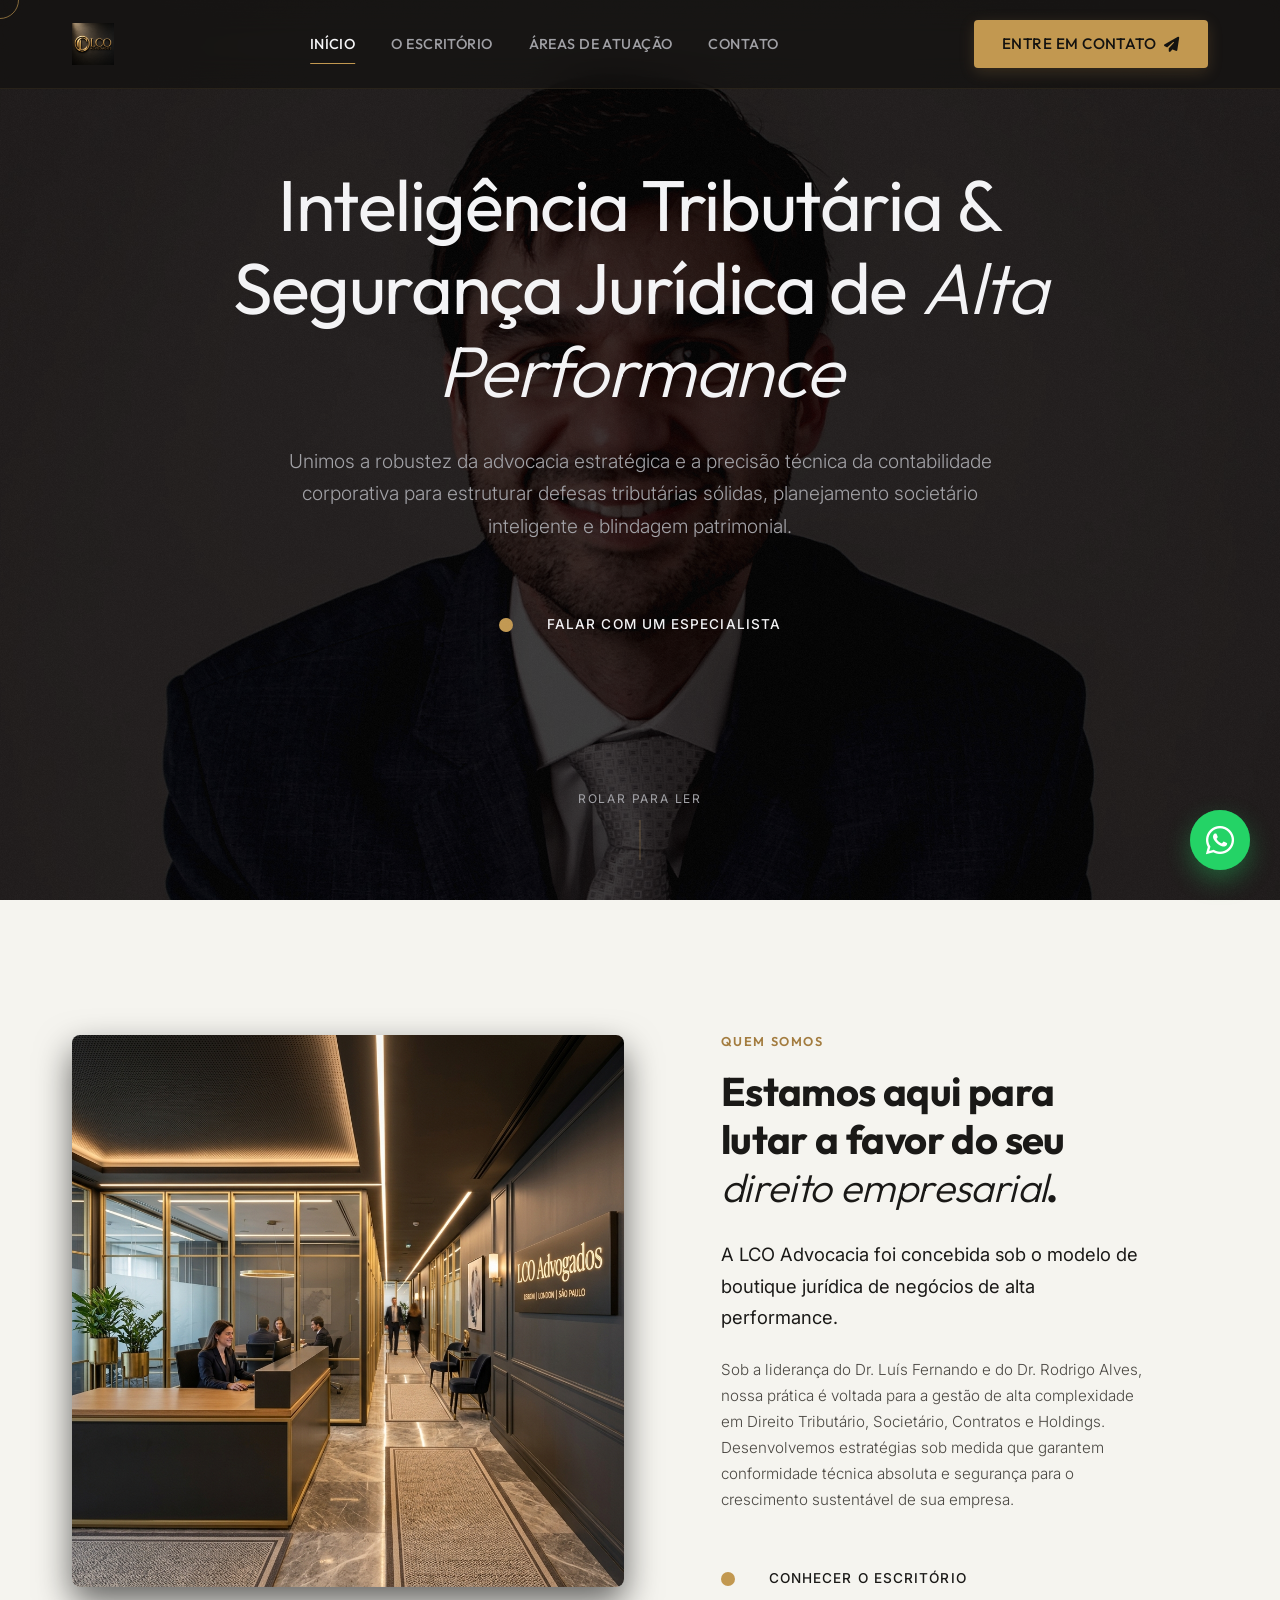
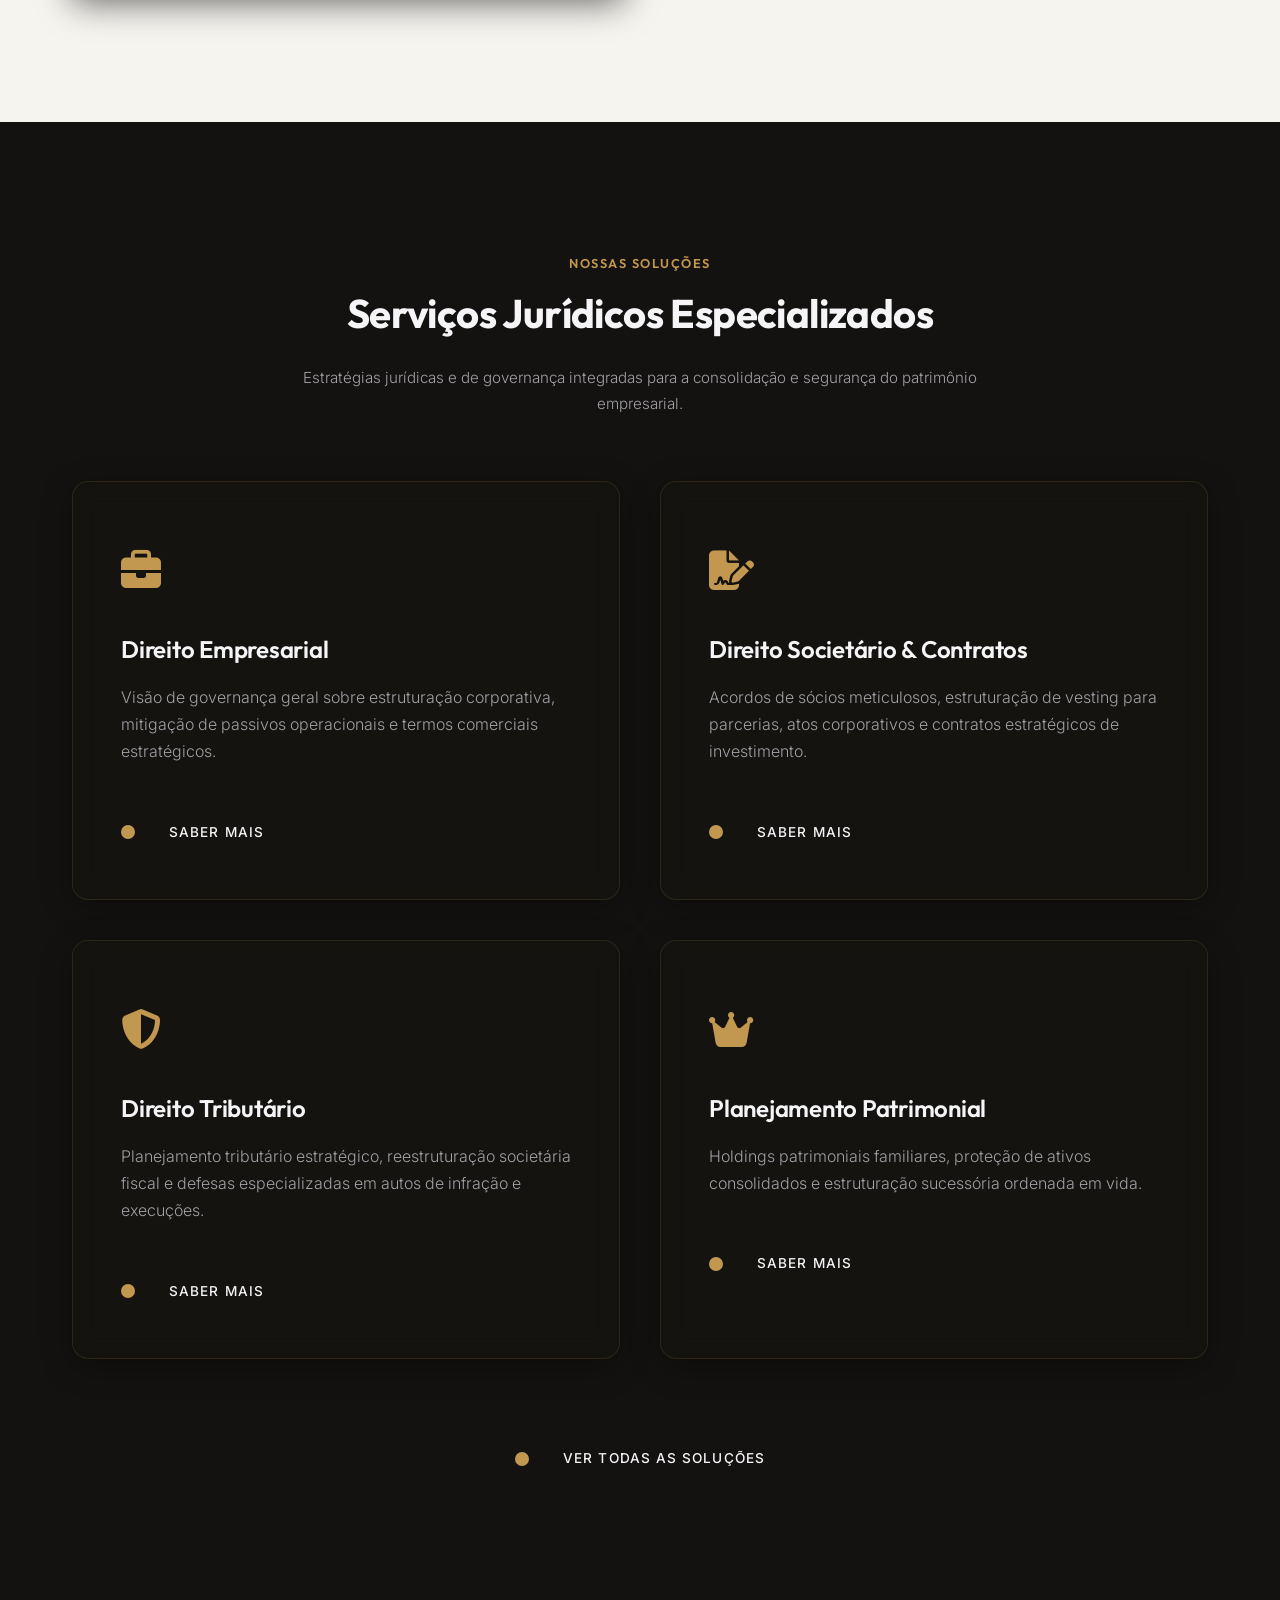
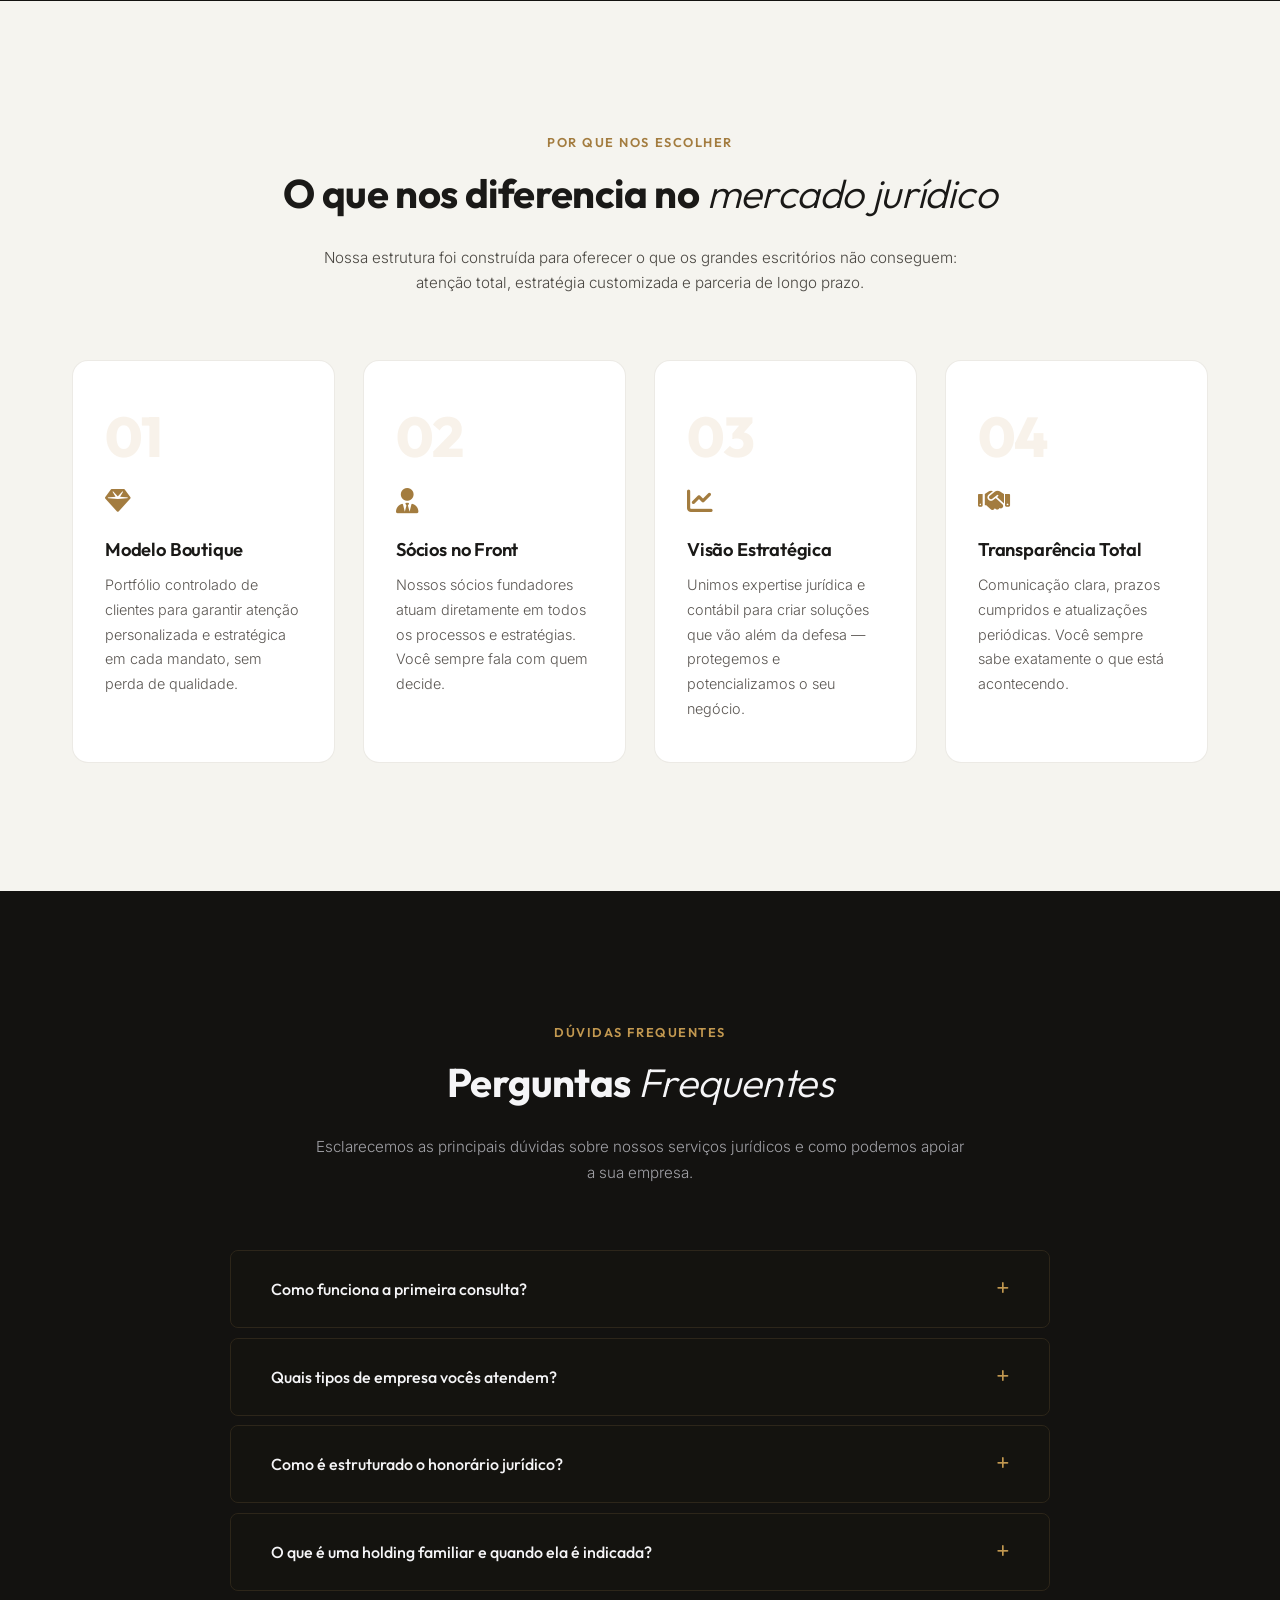
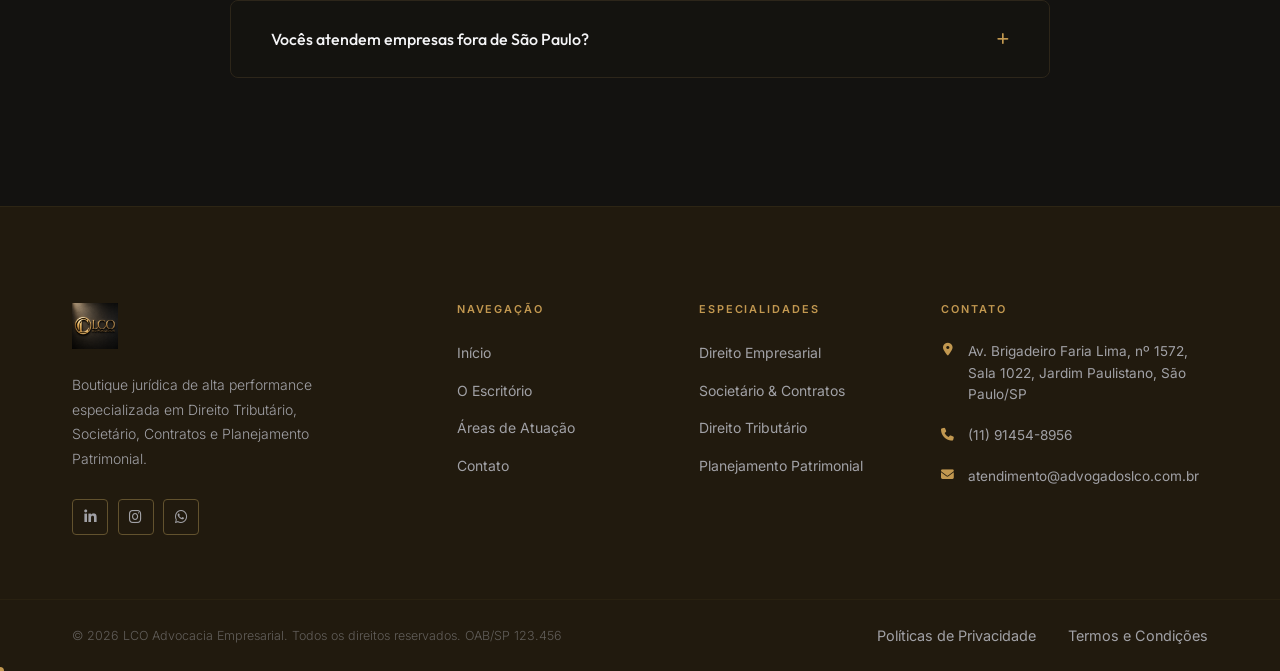
<file: index.html>
<!DOCTYPE html>
<html lang="pt-BR">
<head>
  <meta charset="UTF-8">
  <meta name="viewport" content="width=device-width, initial-scale=1.0">
  <meta name="description" content="LCO Advocacia Empresarial - Boutique jurídica de alta performance especialista em Direito Tributário, Societário, Contratos e Planejamento Sucessório.">
  <title>LCO Advocacia Empresarial | Inteligência Tributária e Societária</title>
  
  <!-- Google Fonts: Outfit & Inter -->
  <link rel="preconnect" href="https://fonts.googleapis.com">
  <link rel="preconnect" href="https://fonts.gstatic.com" crossorigin>
  <link href="https://fonts.googleapis.com/css2?family=Outfit:wght@300;400;500;600;700;800&family=Inter:wght@300;400;500;600&display=swap" rel="stylesheet">
  
  <!-- FontAwesome Icons -->
  <link rel="stylesheet" href="https://cdnjs.cloudflare.com/ajax/libs/font-awesome/6.4.0/css/all.min.css" referrerpolicy="no-referrer" />
  
  <!-- Favicon -->
  <link rel="icon" type="image/png" href="./Imagens/favicon.png">
  <link rel="apple-touch-icon" href="./Imagens/favicon.png">
  
  <!-- SEO: Open Graph e Canonical -->
  <meta property="og:type" content="website">
  <meta property="og:url" content="https://www.advogadoslco.com.br/">
  <meta property="og:title" content="LCO Advocacia Empresarial | Inteligência Tributária e Societária">
  <meta property="og:description" content="Boutique jurídica de alta performance especialista em Direito Tributário, Societário, Contratos e Planejamento Patrimonial.">
  <meta property="og:image" content="https://www.advogadoslco.com.br/Imagens/luis_rodrigo_hero.jpg">
  <meta property="og:locale" content="pt_BR">
  <link rel="canonical" href="https://www.advogadoslco.com.br/">

  <!-- Custom Styles -->
  <link rel="stylesheet" href="style.css">
</head>
<body>

  <!-- Preloader Animado LCO -->
  <div id="preloader" class="preloader">
    <div class="preloader__logo-wrap">
      <div class="preloader__ring preloader__ring--2"></div>
      <div class="preloader__ring preloader__ring--1"></div>
      <img src="./Imagens/favicon.png" alt="LCO Advocacia" class="preloader__logo">
    </div>
    <div class="preloader__bar"></div>
    <p class="preloader__text">LCO Advocacia</p>
  </div>

  <!-- Header Fixo Premium com Barra Topo -->
  <header class="header transparent">
    <div class="header-top">
      <div class="container header-top-container">
        <div class="header-top-info">
          <a href="mailto:atendimento@advogadoslco.com.br"><i class="fa-solid fa-envelope"></i> atendimento@advogadoslco.com.br</a>
          <a href="tel:5511914548956"><i class="fa-solid fa-phone"></i> (11) 91454-8956</a>
        </div>
        <div class="header-top-social">
          <a href="https://linkedin.com/company/lco-advocacia" target="_blank" rel="noopener noreferrer" aria-label="LinkedIn"><i class="fa-brands fa-linkedin-in"></i></a>
          <a href="https://instagram.com/lco.advocacia" target="_blank" rel="noopener noreferrer" aria-label="Instagram"><i class="fa-brands fa-instagram"></i></a>
        </div>
      </div>
    </div>
    
    <div class="header-main">
      <div class="container header-container">
        <a href="index.html" class="logo-link" aria-label="LCO Advocacia Home">
          <img src="./Imagens/LCO 3D.png" alt="LCO Advocacia Empresarial" class="logo-img">
        </a>
        
        <!-- Navegação Principal Multipáginas -->
        <nav class="nav-menu" id="navMenu">
          <a href="index.html" class="nav-link active">Início</a>
          <a href="sobre.html" class="nav-link">O Escritório</a>
          <a href="atuacao.html" class="nav-link">Áreas de Atuação</a>
          <a href="contato.html" class="nav-link">Contato</a>
        </nav>
        
        <div class="header-actions">
          <a href="contato.html" class="btn btn-gold btn-nav">
            <span>Entre em Contato</span>
            <i class="fa-solid fa-paper-plane"></i>
          </a>
          
          <!-- Menu Hambúrguer Mobile -->
          <button class="mobile-menu-btn" id="mobileMenuBtn" aria-label="Abrir menu de navegação">
            <span class="hamburger-bar"></span>
            <span class="hamburger-bar"></span>
            <span class="hamburger-bar"></span>
          </button>
        </div>
      </div>
    </div>
  </header>

  <!-- Conteúdo Principal -->
  <main>
    
    <!-- Hero Imersiva 100vh estilo Hafnia -->
    <section id="home" class="hero-immersive">
      <div class="hero-immersive__bg">
        <img src="./Imagens/luis_hero.jpg" alt="Dr. Luís Fernando no escritório LCO" style="object-position: center top;">
      </div>
      <div class="hero-immersive__content">
        <h1 class="hero-immersive__title reveal">
          Inteligência Tributária & Segurança Jurídica de <span class="italic">Alta Performance</span>
        </h1>
        <p class="hero-immersive__desc reveal delay-100">
          Unimos a robustez da advocacia estratégica e a precisão técnica da contabilidade corporativa para estruturar defesas tributárias sólidas, planejamento societário inteligente e blindagem patrimonial.
        </p>
        <div class="reveal delay-200">
          <a href="contato.html" class="link-premium">
            <div class="link-premium__circle-wrap">
              <span class="link-premium__circle"></span>
            </div>
            <span>Falar com um Especialista</span>
          </a>
        </div>
      </div>
      
      <!-- Indicador de Scroll vertical -->
      <div class="scroll-indicator" onclick="document.getElementById('about-summary').scrollIntoView({behavior: 'smooth'})">
        <span class="scroll-indicator__text">Rolar para ler</span>
        <div class="scroll-indicator__line-wrapper">
          <div class="scroll-indicator__line"></div>
        </div>
      </div>
    </section>

    <!-- Seção Breve Resumo do Escritório (Boutique Grid Assimétrico) -->
    <section id="about-summary" class="about-summary light-section" style="padding: 8rem 0;">
      <div class="container">
        <div class="boutique-grid">
          <div class="boutique-grid__media reveal">
            <img src="./Imagens/quem_somos_lco.png" alt="Ambiente de Reuniões LCO Advocacia" loading="lazy">
          </div>
          <div class="boutique-grid__text reveal delay-100">
            <span class="section-badge">Quem Somos</span>
            <h2 class="section-title">Estamos aqui para lutar a favor do seu <span class="italic">direito empresarial</span>.</h2>
            <p class="about-lead" style="font-size: 1.15rem; font-weight: 400; color: var(--text-primary); margin-bottom: 1.5rem;">
              A LCO Advocacia foi concebida sob o modelo de boutique jurídica de negócios de alta performance.
            </p>
            <p style="margin-bottom: 2rem;">
              Sob a liderança do Dr. Luís Fernando e do Dr. Rodrigo Alves, nossa prática é voltada para a gestão de alta complexidade em Direito Tributário, Societário, Contratos e Holdings. Desenvolvemos estratégias sob medida que garantem conformidade técnica absoluta e segurança para o crescimento sustentável de sua empresa.
            </p>
            <a href="sobre.html" class="link-premium">
              <div class="link-premium__circle-wrap">
                <span class="link-premium__circle"></span>
              </div>
              <span>Conhecer o Escritório</span>
            </a>
          </div>
        </div>
      </div>
    </section>

    <!-- 3. Seção Resumo de Especialidades (Cards em Grid) -->
    <section class="solutions-section">
      <div class="container">
        <div class="text-center reveal">
          <span class="section-badge">Nossas Soluções</span>
          <h2 class="section-title">Serviços Jurídicos Especializados</h2>
          <p class="specialties-lead" style="margin: 0 auto 3rem; max-width: 700px;">
            Estratégias jurídicas e de governança integradas para a consolidação e segurança do patrimônio empresarial.
          </p>
        </div>

        <div class="solutions-grid">
          <!-- Card 1: Direito Empresarial -->
          <div class="solution-card reveal">
            <div class="solution-glow"></div>
            <div class="solution-icon"><i class="fa-solid fa-briefcase"></i></div>
            <h3>Direito Empresarial</h3>
            <p>Visão de governança geral sobre estruturação corporativa, mitigação de passivos operacionais e termos comerciais estratégicos.</p>
            <a href="atuacao.html" class="link-premium">
              <div class="link-premium__circle-wrap">
                <span class="link-premium__circle"></span>
              </div>
              <span>Saber Mais</span>
            </a>
          </div>
          
          <!-- Card 2: Societário & Contratos -->
          <div class="solution-card reveal delay-100">
            <div class="solution-glow"></div>
            <div class="solution-icon"><i class="fa-solid fa-file-signature"></i></div>
            <h3>Direito Societário & Contratos</h3>
            <p>Acordos de sócios meticulosos, estruturação de vesting para parcerias, atos corporativos e contratos estratégicos de investimento.</p>
            <a href="atuacao.html" class="link-premium">
              <div class="link-premium__circle-wrap">
                <span class="link-premium__circle"></span>
              </div>
              <span>Saber Mais</span>
            </a>
          </div>

          <!-- Card 3: Direito Tributário -->
          <div class="solution-card reveal delay-200">
            <div class="solution-glow"></div>
            <div class="solution-icon"><i class="fa-solid fa-shield-halved"></i></div>
            <h3>Direito Tributário</h3>
            <p>Planejamento tributário estratégico, reestruturação societária fiscal e defesas especializadas em autos de infração e execuções.</p>
            <a href="atuacao.html" class="link-premium">
              <div class="link-premium__circle-wrap">
                <span class="link-premium__circle"></span>
              </div>
              <span>Saber Mais</span>
            </a>
          </div>

          <!-- Card 4: Planejamento Patrimonial -->
          <div class="solution-card reveal delay-300">
            <div class="solution-glow"></div>
            <div class="solution-icon"><i class="fa-solid fa-crown"></i></div>
            <h3>Planejamento Patrimonial</h3>
            <p>Holdings patrimoniais familiares, proteção de ativos consolidados e estruturação sucessória ordenada em vida.</p>
            <a href="atuacao.html" class="link-premium">
              <div class="link-premium__circle-wrap">
                <span class="link-premium__circle"></span>
              </div>
              <span>Saber Mais</span>
            </a>
          </div>
        </div>

        <div class="text-center reveal" style="margin-top: 4rem;">
          <a href="atuacao.html" class="link-premium">
            <div class="link-premium__circle-wrap">
              <span class="link-premium__circle"></span>
            </div>
            <span>Ver Todas as Soluções</span>
          </a>
        </div>
      </div>
    </section>


    <!-- Seção de Diferenciais -->
    <section class="differentials-section light-section">
      <div class="container">
        <div class="text-center reveal">
          <span class="section-badge">Por que nos escolher</span>
          <h2 class="section-title">O que nos diferencia no <span class="italic">mercado jurídico</span></h2>
          <p class="specialties-lead" style="margin: 0 auto 4rem; max-width: 650px;">
            Nossa estrutura foi construída para oferecer o que os grandes escritórios não conseguem: atenção total, estratégia customizada e parceria de longo prazo.
          </p>
        </div>
        <div class="differentials-grid">
          <div class="differential-card reveal">
            <span class="differential-number">01</span>
            <div class="differential-icon"><i class="fa-solid fa-gem"></i></div>
            <h3>Modelo Boutique</h3>
            <p>Portfólio controlado de clientes para garantir atenção personalizada e estratégica em cada mandato, sem perda de qualidade.</p>
          </div>
          <div class="differential-card reveal delay-100">
            <span class="differential-number">02</span>
            <div class="differential-icon"><i class="fa-solid fa-user-tie"></i></div>
            <h3>Sócios no Front</h3>
            <p>Nossos sócios fundadores atuam diretamente em todos os processos e estratégias. Você sempre fala com quem decide.</p>
          </div>
          <div class="differential-card reveal delay-200">
            <span class="differential-number">03</span>
            <div class="differential-icon"><i class="fa-solid fa-chart-line"></i></div>
            <h3>Visão Estratégica</h3>
            <p>Unimos expertise jurídica e contábil para criar soluções que vão além da defesa — protegemos e potencializamos o seu negócio.</p>
          </div>
          <div class="differential-card reveal delay-300">
            <span class="differential-number">04</span>
            <div class="differential-icon"><i class="fa-solid fa-handshake"></i></div>
            <h3>Transparência Total</h3>
            <p>Comunicação clara, prazos cumpridos e atualizações periódicas. Você sempre sabe exatamente o que está acontecendo.</p>
          </div>
        </div>
      </div>
    </section>

    <!-- Seção FAQ -->
    <section class="faq-section">
      <div class="container">
        <div class="text-center reveal">
          <span class="section-badge">Dúvidas Frequentes</span>
          <h2 class="section-title">Perguntas <span class="italic">Frequentes</span></h2>
          <p class="specialties-lead" style="margin: 0 auto 4rem; max-width: 650px;">
            Esclarecemos as principais dúvidas sobre nossos serviços jurídicos e como podemos apoiar a sua empresa.
          </p>
        </div>
        <div class="faq-list reveal">
          <div class="faq-item">
            <button class="faq-question" aria-expanded="false">
              <span>Como funciona a primeira consulta?</span>
              <i class="fa-solid fa-plus faq-icon"></i>
            </button>
            <div class="faq-answer">
              <p>A primeira consulta é um diagnóstico estratégico gratuito. Em uma reunião de até 60 minutos, nossos sócios analisam a situação jurídica e tributária da sua empresa, identificam riscos e apresentam as melhores soluções disponíveis.</p>
            </div>
          </div>
          <div class="faq-item">
            <button class="faq-question" aria-expanded="false">
              <span>Quais tipos de empresa vocês atendem?</span>
              <i class="fa-solid fa-plus faq-icon"></i>
            </button>
            <div class="faq-answer">
              <p>Atendemos empresas de todos os portes e segmentos, com foco em negócios consolidados, startups em fase de captação e empresas familiares que buscam planejamento sucessório. Também atendemos sócios e diretores de forma individualizada.</p>
            </div>
          </div>
          <div class="faq-item">
            <button class="faq-question" aria-expanded="false">
              <span>Como é estruturado o honorário jurídico?</span>
              <i class="fa-solid fa-plus faq-icon"></i>
            </button>
            <div class="faq-answer">
              <p>Os honorários são definidos caso a caso, de acordo com a complexidade e o escopo do serviço. Trabalhamos com retainer mensal (assessoria contínua), honorário fixo por projeto e, em contencioso, avaliamos a viabilidade de êxito. Tudo é acordado e formalizado previamente.</p>
            </div>
          </div>
          <div class="faq-item">
            <button class="faq-question" aria-expanded="false">
              <span>O que é uma holding familiar e quando ela é indicada?</span>
              <i class="fa-solid fa-plus faq-icon"></i>
            </button>
            <div class="faq-answer">
              <p>Uma holding familiar é uma sociedade criada para concentrar e administrar os bens e participações societárias de uma família. É indicada para quem possui patrimônio significativo, quer reduzir a carga tributária sobre herança, evitar conflitos entre herdeiros e garantir a continuidade dos negócios de forma ordenada.</p>
            </div>
          </div>
          <div class="faq-item">
            <button class="faq-question" aria-expanded="false">
              <span>Vocês atendem empresas fora de São Paulo?</span>
              <i class="fa-solid fa-plus faq-icon"></i>
            </button>
            <div class="faq-answer">
              <p>Sim. Embora nosso escritório físico esteja na Avenida Brigadeiro Faria Lima, em São Paulo, atendemos clientes em todo o território nacional de forma remota, com reuniões por videoconferência e assinatura digital de documentos.</p>
            </div>
          </div>
        </div>
      </div>
    </section>

  </main>

  <!-- Botão Flutuante do WhatsApp -->
  <a href="https://wa.me/5511914548956" class="whatsapp-float" target="_blank" rel="noopener noreferrer" aria-label="Falar pelo WhatsApp">
    <div class="whatsapp-float-pulse"></div>
    <i class="fa-brands fa-whatsapp"></i>
  </a>

  <!-- Rodapé Institucional Expandido -->
  <footer class="footer">
    <div class="footer-top">
      <div class="container footer-grid">
        <div class="footer-brand">
          <a href="index.html"><img src="./Imagens/LCO 3D.png" alt="LCO Advocacia Empresarial" class="footer-logo"></a>
          <p class="footer-desc">Boutique jurídica de alta performance especializada em Direito Tributário, Societário, Contratos e Planejamento Patrimonial.</p>
          <div class="footer-social">
            <a href="https://linkedin.com/company/lco-advocacia" target="_blank" rel="noopener noreferrer" aria-label="LinkedIn"><i class="fa-brands fa-linkedin-in"></i></a>
            <a href="https://instagram.com/lco.advocacia" target="_blank" rel="noopener noreferrer" aria-label="Instagram"><i class="fa-brands fa-instagram"></i></a>
            <a href="https://wa.me/5511914548956" target="_blank" rel="noopener noreferrer" aria-label="WhatsApp"><i class="fa-brands fa-whatsapp"></i></a>
          </div>
        </div>
        <div class="footer-nav">
          <h4 class="footer-heading">Navegação</h4>
          <ul>
            <li><a href="index.html">Início</a></li>
            <li><a href="sobre.html">O Escritório</a></li>
            <li><a href="atuacao.html">Áreas de Atuação</a></li>
            <li><a href="contato.html">Contato</a></li>
          </ul>
        </div>
        <div class="footer-nav">
          <h4 class="footer-heading">Especialidades</h4>
          <ul>
            <li><a href="atuacao.html">Direito Empresarial</a></li>
            <li><a href="atuacao.html">Societário &amp; Contratos</a></li>
            <li><a href="atuacao.html">Direito Tributário</a></li>
            <li><a href="atuacao.html">Planejamento Patrimonial</a></li>
          </ul>
        </div>
        <div class="footer-contact-col">
          <h4 class="footer-heading">Contato</h4>
          <div class="footer-contact-items">
            <div class="footer-contact-item">
              <i class="fa-solid fa-location-dot"></i>
              <span>Av. Brigadeiro Faria Lima, nº 1572, Sala 1022, Jardim Paulistano, São Paulo/SP</span>
            </div>
            <div class="footer-contact-item">
              <i class="fa-solid fa-phone"></i>
              <a href="tel:5511914548956">(11) 91454-8956</a>
            </div>
            <div class="footer-contact-item">
              <i class="fa-solid fa-envelope"></i>
              <a href="mailto:atendimento@advogadoslco.com.br">atendimento@advogadoslco.com.br</a>
            </div>
          </div>
        </div>
      </div>
    </div>
    <div class="footer-bottom">
      <div class="container footer-bottom-container">
        <p>&copy; 2026 LCO Advocacia Empresarial. Todos os direitos reservados. OAB/SP 123.456</p>
        <div class="footer-links">
          <a href="privacidade.html">Políticas de Privacidade</a>
          <a href="termos.html">Termos e Condições</a>
        </div>
      </div>
    </div>
  </footer>

  <!-- Custom Script -->
  <script src="script.js" defer></script>
</body>
</html>
</file>
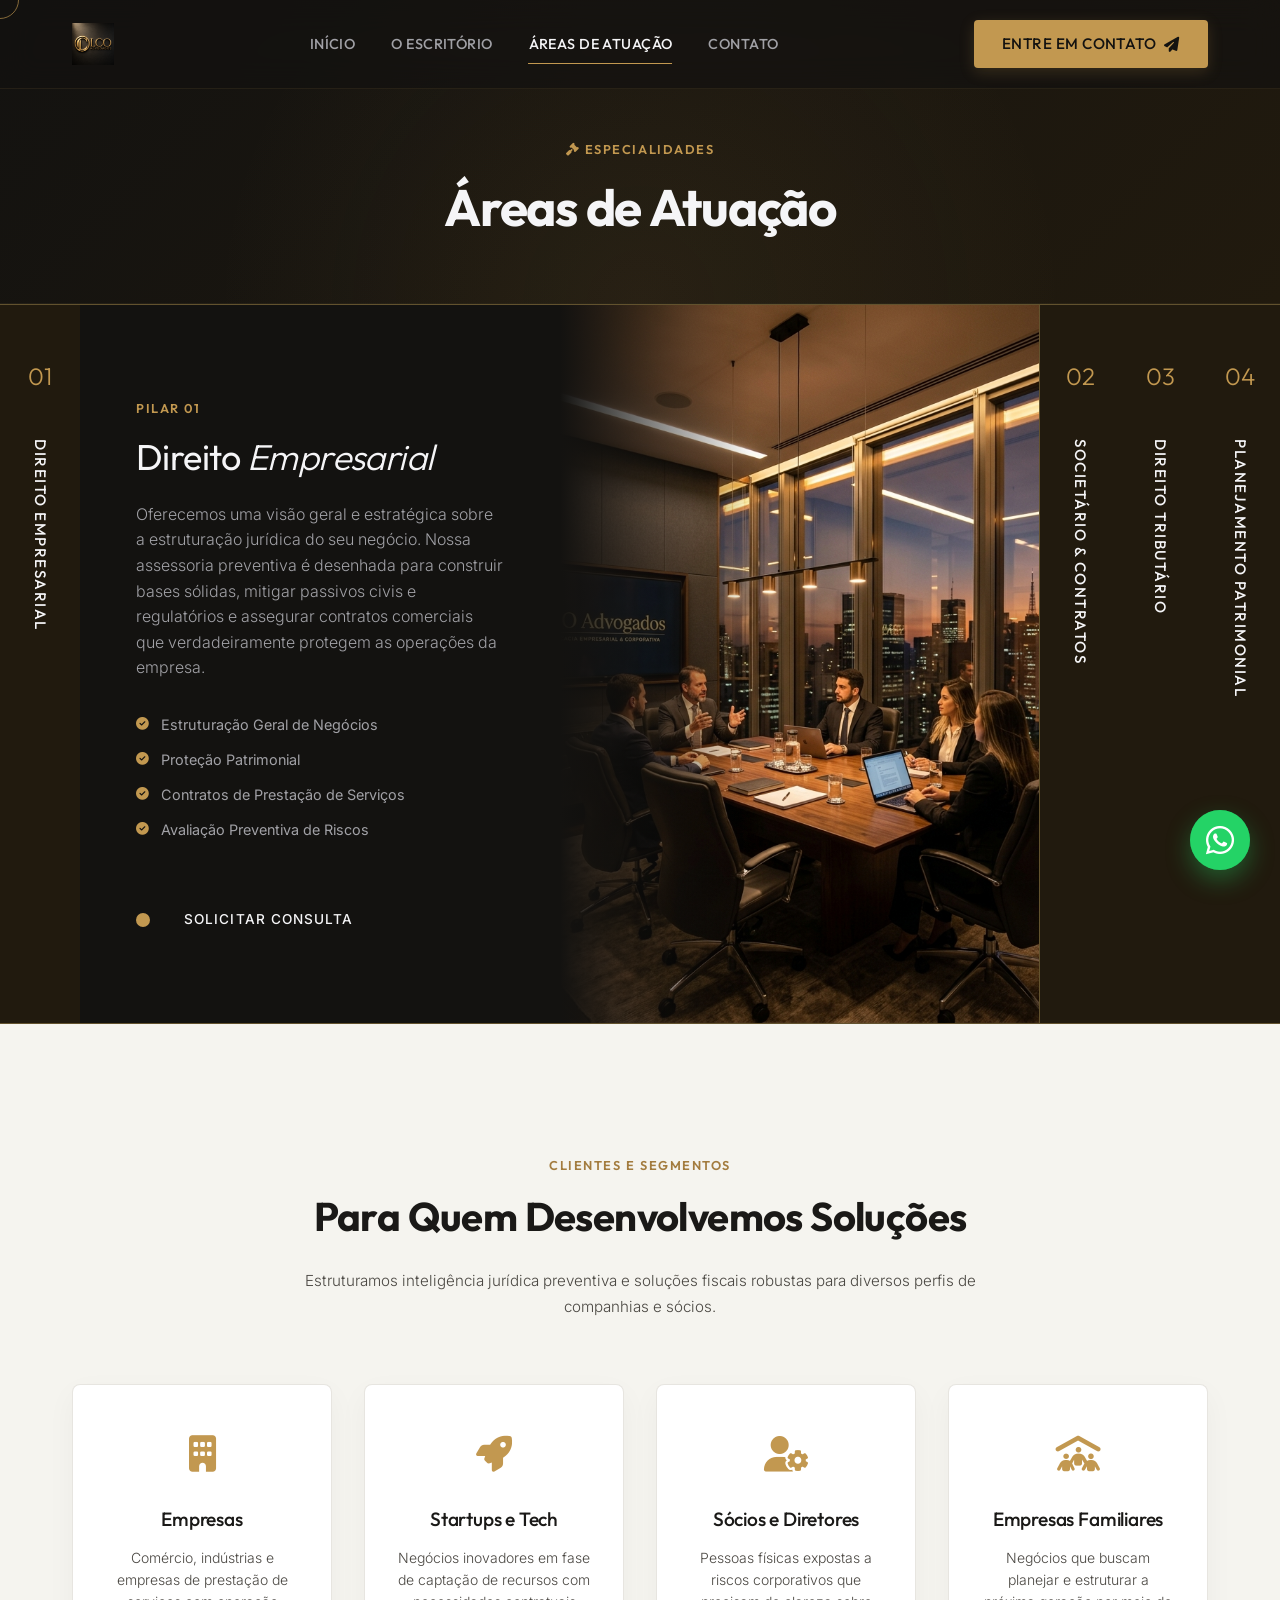
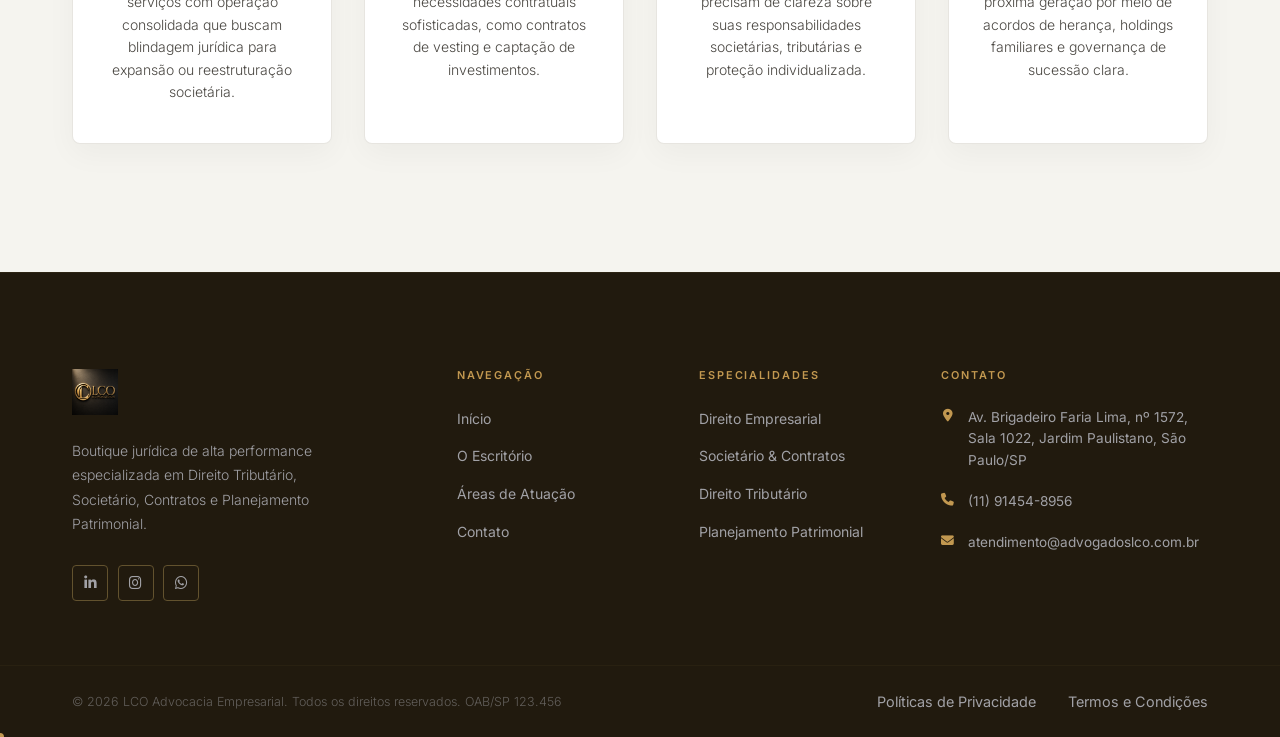
<file: atuacao.html>
<!DOCTYPE html>
<html lang="pt-BR">
<head>
  <meta charset="UTF-8">
  <meta name="viewport" content="width=device-width, initial-scale=1.0">
  <meta name="description" content="Explore as especialidades jurídicas da LCO Advocacia: Direito Tributário, Societário, Contratos, Planejamento Patrimonial e suporte a Startups.">
  <title>Áreas de Atuação | LCO Advocacia Empresarial</title>
  
  <!-- Google Fonts: Outfit & Inter -->
  <link rel="preconnect" href="https://fonts.googleapis.com">
  <link rel="preconnect" href="https://fonts.gstatic.com" crossorigin>
  <link href="https://fonts.googleapis.com/css2?family=Outfit:wght@300;400;500;600;700;800&family=Inter:wght@300;400;500;600&display=swap" rel="stylesheet">
  
  <!-- FontAwesome Icons -->
  <link rel="stylesheet" href="https://cdnjs.cloudflare.com/ajax/libs/font-awesome/6.4.0/css/all.min.css" referrerpolicy="no-referrer" />
  
  <!-- Favicon -->
  <link rel="icon" type="image/png" href="./Imagens/favicon.png">
  <link rel="apple-touch-icon" href="./Imagens/favicon.png">
  
  <!-- SEO: Open Graph e Canonical -->
  <meta property="og:type" content="website">
  <meta property="og:url" content="https://www.advogadoslco.com.br/atuacao.html">
  <meta property="og:title" content="Áreas de Atuação | LCO Advocacia Empresarial">
  <meta property="og:description" content="Explore as especialidades da LCO: Direito Tributário, Societário, Contratos e Planejamento Patrimonial.">
  <meta property="og:image" content="https://www.advogadoslco.com.br/Imagens/direito_tributario.png">
  <meta property="og:locale" content="pt_BR">
  <link rel="canonical" href="https://www.advogadoslco.com.br/atuacao.html">

  <!-- Custom Styles -->
  <link rel="stylesheet" href="style.css">
</head>
<body>

  <!-- Preloader Animado LCO -->
  <div id="preloader" class="preloader">
    <div class="preloader__logo-wrap">
      <div class="preloader__ring preloader__ring--2"></div>
      <div class="preloader__ring preloader__ring--1"></div>
      <img src="./Imagens/favicon.png" alt="LCO Advocacia" class="preloader__logo">
    </div>
    <div class="preloader__bar"></div>
    <p class="preloader__text">LCO Advocacia</p>
  </div>

  <!-- Header Fixo Premium com Barra Topo -->
  <header class="header transparent">
    <div class="header-top">
      <div class="container header-top-container">
        <div class="header-top-info">
          <a href="mailto:atendimento@advogadoslco.com.br"><i class="fa-solid fa-envelope"></i> atendimento@advogadoslco.com.br</a>
          <a href="tel:5511914548956"><i class="fa-solid fa-phone"></i> (11) 91454-8956</a>
        </div>
        <div class="header-top-social">
          <a href="https://linkedin.com/company/lco-advocacia" target="_blank" rel="noopener noreferrer" aria-label="LinkedIn"><i class="fa-brands fa-linkedin-in"></i></a>
          <a href="https://instagram.com/lco.advocacia" target="_blank" rel="noopener noreferrer" aria-label="Instagram"><i class="fa-brands fa-instagram"></i></a>
        </div>
      </div>
    </div>
    
    <div class="header-main">
      <div class="container header-container">
        <a href="index.html" class="logo-link" aria-label="LCO Advocacia Home">
          <img src="./Imagens/LCO 3D.png" alt="LCO Advocacia Empresarial" class="logo-img">
        </a>
        
        <!-- Navegação Principal Multipáginas -->
        <nav class="nav-menu" id="navMenu">
          <a href="index.html" class="nav-link">Início</a>
          <a href="sobre.html" class="nav-link">O Escritório</a>
          <a href="atuacao.html" class="nav-link active">Áreas de Atuação</a>
          <a href="contato.html" class="nav-link">Contato</a>
        </nav>
        
        <div class="header-actions">
          <a href="contato.html" class="btn btn-gold btn-nav">
            <span>Entre em Contato</span>
            <i class="fa-solid fa-paper-plane"></i>
          </a>
          
          <!-- Menu Hambúrguer Mobile -->
          <button class="mobile-menu-btn" id="mobileMenuBtn" aria-label="Abrir menu de navegação">
            <span class="hamburger-bar"></span>
            <span class="hamburger-bar"></span>
            <span class="hamburger-bar"></span>
          </button>
        </div>
      </div>
    </div>
  </header>

  <!-- Conteúdo Principal -->
  <main>
    
    <!-- Banner de Página -->
    <section class="page-banner">
      <div class="container">
        <span class="section-badge"><i class="fa-solid fa-gavel"></i> Especialidades</span>
        <h1>Áreas de Atuação</h1>
      </div>
    </section>

    <!-- Seção de Áreas de Atuação com Painéis Horizontais Deslizantes estilo Hafnia -->
    <section class="subpage-container atuacao-details" style="padding: 0;">
      <div class="panes">
        <div class="panes__wrapper">
          
          <!-- Pilar 1: Direito Empresarial -->
          <div class="panes__item active">
            <button class="panes__vertical-trigger" aria-label="Abrir Direito Empresarial">
              <span class="panes__index">01</span>
              <span class="panes__vertical-title">Direito Empresarial</span>
              <i class="fa-solid fa-chevron-down panes__chevron"></i>
            </button>
            <div class="panes__content-wrapper">
              <div class="panes__text-box">
                <span class="section-badge">Pilar 01</span>
                <h2 class="panes__title">Direito <span class="italic">Empresarial</span></h2>
                <p class="panes__desc">
                  Oferecemos uma visão geral e estratégica sobre a estruturação jurídica do seu negócio. Nossa assessoria preventiva é desenhada para construir bases sólidas, mitigar passivos civis e regulatórios e assegurar contratos comerciais que verdadeiramente protegem as operações da empresa.
                </p>
                <ul class="panes__list">
                  <li class="panes__list-item"><i class="fa-solid fa-circle-check"></i> Estruturação Geral de Negócios</li>
                  <li class="panes__list-item"><i class="fa-solid fa-circle-check"></i> Proteção Patrimonial</li>
                  <li class="panes__list-item"><i class="fa-solid fa-circle-check"></i> Contratos de Prestação de Serviços</li>
                  <li class="panes__list-item"><i class="fa-solid fa-circle-check"></i> Avaliação Preventiva de Riscos</li>
                </ul>
                <a href="contato.html" class="link-premium">
                  <div class="link-premium__circle-wrap">
                    <span class="link-premium__circle"></span>
                  </div>
                  <span>Solicitar Consulta</span>
                </a>
              </div>
              <div class="panes__media">
                <img src="./Imagens/direito_empresarial.png" alt="Direito Empresarial LCO" loading="lazy">
              </div>
            </div>
          </div>

          <!-- Pilar 2: Direito Societário & Contratos -->
          <div class="panes__item">
            <button class="panes__vertical-trigger" aria-label="Abrir Direito Societário & Contratos">
              <span class="panes__index">02</span>
              <span class="panes__vertical-title">Societário & Contratos</span>
              <i class="fa-solid fa-chevron-down panes__chevron"></i>
            </button>
            <div class="panes__content-wrapper">
              <div class="panes__text-box">
                <span class="section-badge">Pilar 02</span>
                <h2 class="panes__title">Direito <span class="italic">Societário & Contratos</span></h2>
                <p class="panes__desc">
                  Estruturamos as relações societárias de forma pacífica, robusta e economicamente inteligente. Elaboramos instrumentos jurídicos personalizados e sofisticados que sustentam parcerias societárias, atraem investidores e organizam a governança de capital da empresa de ponta a ponta.
                </p>
                <ul class="panes__list">
                  <li class="panes__list-item"><i class="fa-solid fa-circle-check"></i> Acordos de Sócios & Acionistas</li>
                  <li class="panes__list-item"><i class="fa-solid fa-circle-check"></i> Resolução de Conflitos Societários</li>
                  <li class="panes__list-item"><i class="fa-solid fa-circle-check"></i> Contratos de Vesting & Startups</li>
                  <li class="panes__list-item"><i class="fa-solid fa-circle-check"></i> M&A e Contratos de Investimento</li>
                </ul>
                <a href="contato.html" class="link-premium">
                  <div class="link-premium__circle-wrap">
                    <span class="link-premium__circle"></span>
                  </div>
                  <span>Solicitar Consulta</span>
                </a>
              </div>
              <div class="panes__media">
                <img src="./Imagens/societario_contratos.png" alt="Direito Societário & Contratos LCO" loading="lazy">
              </div>
            </div>
          </div>

          <!-- Pilar 3: Direito Tributário -->
          <div class="panes__item">
            <button class="panes__vertical-trigger" aria-label="Abrir Direito Tributário">
              <span class="panes__index">03</span>
              <span class="panes__vertical-title">Direito Tributário</span>
              <i class="fa-solid fa-chevron-down panes__chevron"></i>
            </button>
            <div class="panes__content-wrapper">
              <div class="panes__text-box">
                <span class="section-badge">Pilar 03</span>
                <h2 class="panes__title">Direito <span class="italic">Tributário</span></h2>
                <p class="panes__desc">
                  Desenvolvemos soluções para a otimização legal da carga de impostos. Atuamos com extrema energia na representação de processos contenciosos, elaborando defesas contundentes contra autuações fiscais federais, estaduais e municipais, além de estruturar reestruturações fiscais estratégicas.
                </p>
                <ul class="panes__list">
                  <li class="panes__list-item"><i class="fa-solid fa-circle-check"></i> Planejamento Tributário</li>
                  <li class="panes__list-item"><i class="fa-solid fa-circle-check"></i> Reestruturação Societária-Tributária</li>
                  <li class="panes__list-item"><i class="fa-solid fa-circle-check"></i> Defesa em Auto de Infração</li>
                  <li class="panes__list-item"><i class="fa-solid fa-circle-check"></i> Contencioso e Execução Fiscal</li>
                </ul>
                <a href="contato.html" class="link-premium">
                  <div class="link-premium__circle-wrap">
                    <span class="link-premium__circle"></span>
                  </div>
                  <span>Solicitar Consulta</span>
                </a>
              </div>
              <div class="panes__media">
                <img src="./Imagens/direito_tributario.png" alt="Direito Tributário LCO" loading="lazy">
              </div>
            </div>
          </div>

          <!-- Pilar 4: Planejamento Patrimonial -->
          <div class="panes__item">
            <button class="panes__vertical-trigger" aria-label="Abrir Planejamento Patrimonial">
              <span class="panes__index">04</span>
              <span class="panes__vertical-title">Planejamento Patrimonial</span>
              <i class="fa-solid fa-chevron-down panes__chevron"></i>
            </button>
            <div class="panes__content-wrapper">
              <div class="panes__text-box">
                <span class="section-badge">Pilar 04</span>
                <h2 class="panes__title">Planejamento <span class="italic">Patrimonial</span></h2>
                <p class="panes__desc">
                  Protegemos e organizamos os ativos conquistados ao longo de gerações. Criamos estruturas societárias especializadas para consolidar o patrimônio familiar, reduzir encargos tributários sucessórios e organizar a transmissão de herança em vida de maneira estruturada, econômica e jurídica.
                </p>
                <ul class="panes__list">
                  <li class="panes__list-item"><i class="fa-solid fa-circle-check"></i> Holdings Patrimoniais e Familiares</li>
                  <li class="panes__list-item"><i class="fa-solid fa-circle-check"></i> Sucessão Corporativa Ordenada</li>
                  <li class="panes__list-item"><i class="fa-solid fa-circle-check"></i> Proteção Patrimonial</li>
                  <li class="panes__list-item"><i class="fa-solid fa-circle-check"></i> Planejamento Sucessório em Vida</li>
                </ul>
                <a href="contato.html" class="link-premium">
                  <div class="link-premium__circle-wrap">
                    <span class="link-premium__circle"></span>
                  </div>
                  <span>Solicitar Consulta</span>
                </a>
              </div>
              <div class="panes__media">
                <img src="./Imagens/planejamento_patrimonial.png" alt="Planejamento Patrimonial LCO" loading="lazy">
              </div>
            </div>
          </div>

        </div>
      </div>
    </section>

    <!-- Seção de Clientes -->
    <section class="clients-section light-section">
      <div class="container">
        <div class="text-center reveal">
          <span class="section-badge">Clientes e Segmentos</span>
          <h2 class="section-title">Para Quem Desenvolvemos Soluções</h2>
          <p class="specialties-lead" style="margin: 0 auto; max-width: 700px;">
            Estruturamos inteligência jurídica preventiva e soluções fiscais robustas para diversos perfis de companhias e sócios.
          </p>
        </div>

        <div class="clients-grid">
          <!-- Perfil 1: Empresas -->
          <div class="client-card reveal">
            <div class="client-icon"><i class="fa-solid fa-building"></i></div>
            <h3>Empresas</h3>
            <p>Comércio, indústrias e empresas de prestação de serviços com operação consolidada que buscam blindagem jurídica para expansão ou reestruturação societária.</p>
          </div>

          <!-- Perfil 2: Startups -->
          <div class="client-card reveal delay-100">
            <div class="client-icon"><i class="fa-solid fa-rocket"></i></div>
            <h3>Startups e Tech</h3>
            <p>Negócios inovadores em fase de captação de recursos com necessidades contratuais sofisticadas, como contratos de vesting e captação de investimentos.</p>
          </div>

          <!-- Perfil 3: Sócios -->
          <div class="client-card reveal delay-200">
            <div class="client-icon"><i class="fa-solid fa-user-gear"></i></div>
            <h3>Sócios e Diretores</h3>
            <p>Pessoas físicas expostas a riscos corporativos que precisam de clareza sobre suas responsabilidades societárias, tributárias e proteção individualizada.</p>
          </div>

          <!-- Perfil 4: Empresas Familiares -->
          <div class="client-card reveal delay-300">
            <div class="client-icon"><i class="fa-solid fa-people-roof"></i></div>
            <h3>Empresas Familiares</h3>
            <p>Negócios que buscam planejar e estruturar a próxima geração por meio de acordos de herança, holdings familiares e governança de sucessão clara.</p>
          </div>
        </div>
      </div>
    </section>

  </main>

  <!-- Botão Flutuante do WhatsApp -->
  <a href="https://wa.me/5511914548956" class="whatsapp-float" target="_blank" rel="noopener noreferrer" aria-label="Falar pelo WhatsApp">
    <div class="whatsapp-float-pulse"></div>
    <i class="fa-brands fa-whatsapp"></i>
  </a>

  <!-- Rodapé Institucional Expandido -->
  <footer class="footer">
    <div class="footer-top">
      <div class="container footer-grid">
        <div class="footer-brand">
          <a href="index.html"><img src="./Imagens/LCO 3D.png" alt="LCO Advocacia Empresarial" class="footer-logo"></a>
          <p class="footer-desc">Boutique jurídica de alta performance especializada em Direito Tributário, Societário, Contratos e Planejamento Patrimonial.</p>
          <div class="footer-social">
            <a href="https://linkedin.com/company/lco-advocacia" target="_blank" rel="noopener noreferrer" aria-label="LinkedIn"><i class="fa-brands fa-linkedin-in"></i></a>
            <a href="https://instagram.com/lco.advocacia" target="_blank" rel="noopener noreferrer" aria-label="Instagram"><i class="fa-brands fa-instagram"></i></a>
            <a href="https://wa.me/5511914548956" target="_blank" rel="noopener noreferrer" aria-label="WhatsApp"><i class="fa-brands fa-whatsapp"></i></a>
          </div>
        </div>
        <div class="footer-nav">
          <h4 class="footer-heading">Navegação</h4>
          <ul>
            <li><a href="index.html">Início</a></li>
            <li><a href="sobre.html">O Escritório</a></li>
            <li><a href="atuacao.html">Áreas de Atuação</a></li>
            <li><a href="contato.html">Contato</a></li>
          </ul>
        </div>
        <div class="footer-nav">
          <h4 class="footer-heading">Especialidades</h4>
          <ul>
            <li><a href="atuacao.html">Direito Empresarial</a></li>
            <li><a href="atuacao.html">Societário &amp; Contratos</a></li>
            <li><a href="atuacao.html">Direito Tributário</a></li>
            <li><a href="atuacao.html">Planejamento Patrimonial</a></li>
          </ul>
        </div>
        <div class="footer-contact-col">
          <h4 class="footer-heading">Contato</h4>
          <div class="footer-contact-items">
            <div class="footer-contact-item">
              <i class="fa-solid fa-location-dot"></i>
              <span>Av. Brigadeiro Faria Lima, nº 1572, Sala 1022, Jardim Paulistano, São Paulo/SP</span>
            </div>
            <div class="footer-contact-item">
              <i class="fa-solid fa-phone"></i>
              <a href="tel:5511914548956">(11) 91454-8956</a>
            </div>
            <div class="footer-contact-item">
              <i class="fa-solid fa-envelope"></i>
              <a href="mailto:atendimento@advogadoslco.com.br">atendimento@advogadoslco.com.br</a>
            </div>
          </div>
        </div>
      </div>
    </div>
    <div class="footer-bottom">
      <div class="container footer-bottom-container">
        <p>&copy; 2026 LCO Advocacia Empresarial. Todos os direitos reservados. OAB/SP 123.456</p>
        <div class="footer-links">
          <a href="privacidade.html">Políticas de Privacidade</a>
          <a href="termos.html">Termos e Condições</a>
        </div>
      </div>
    </div>
  </footer>

  <!-- Custom Script -->
  <script src="script.js" defer></script>
</body>
</html>
</file>
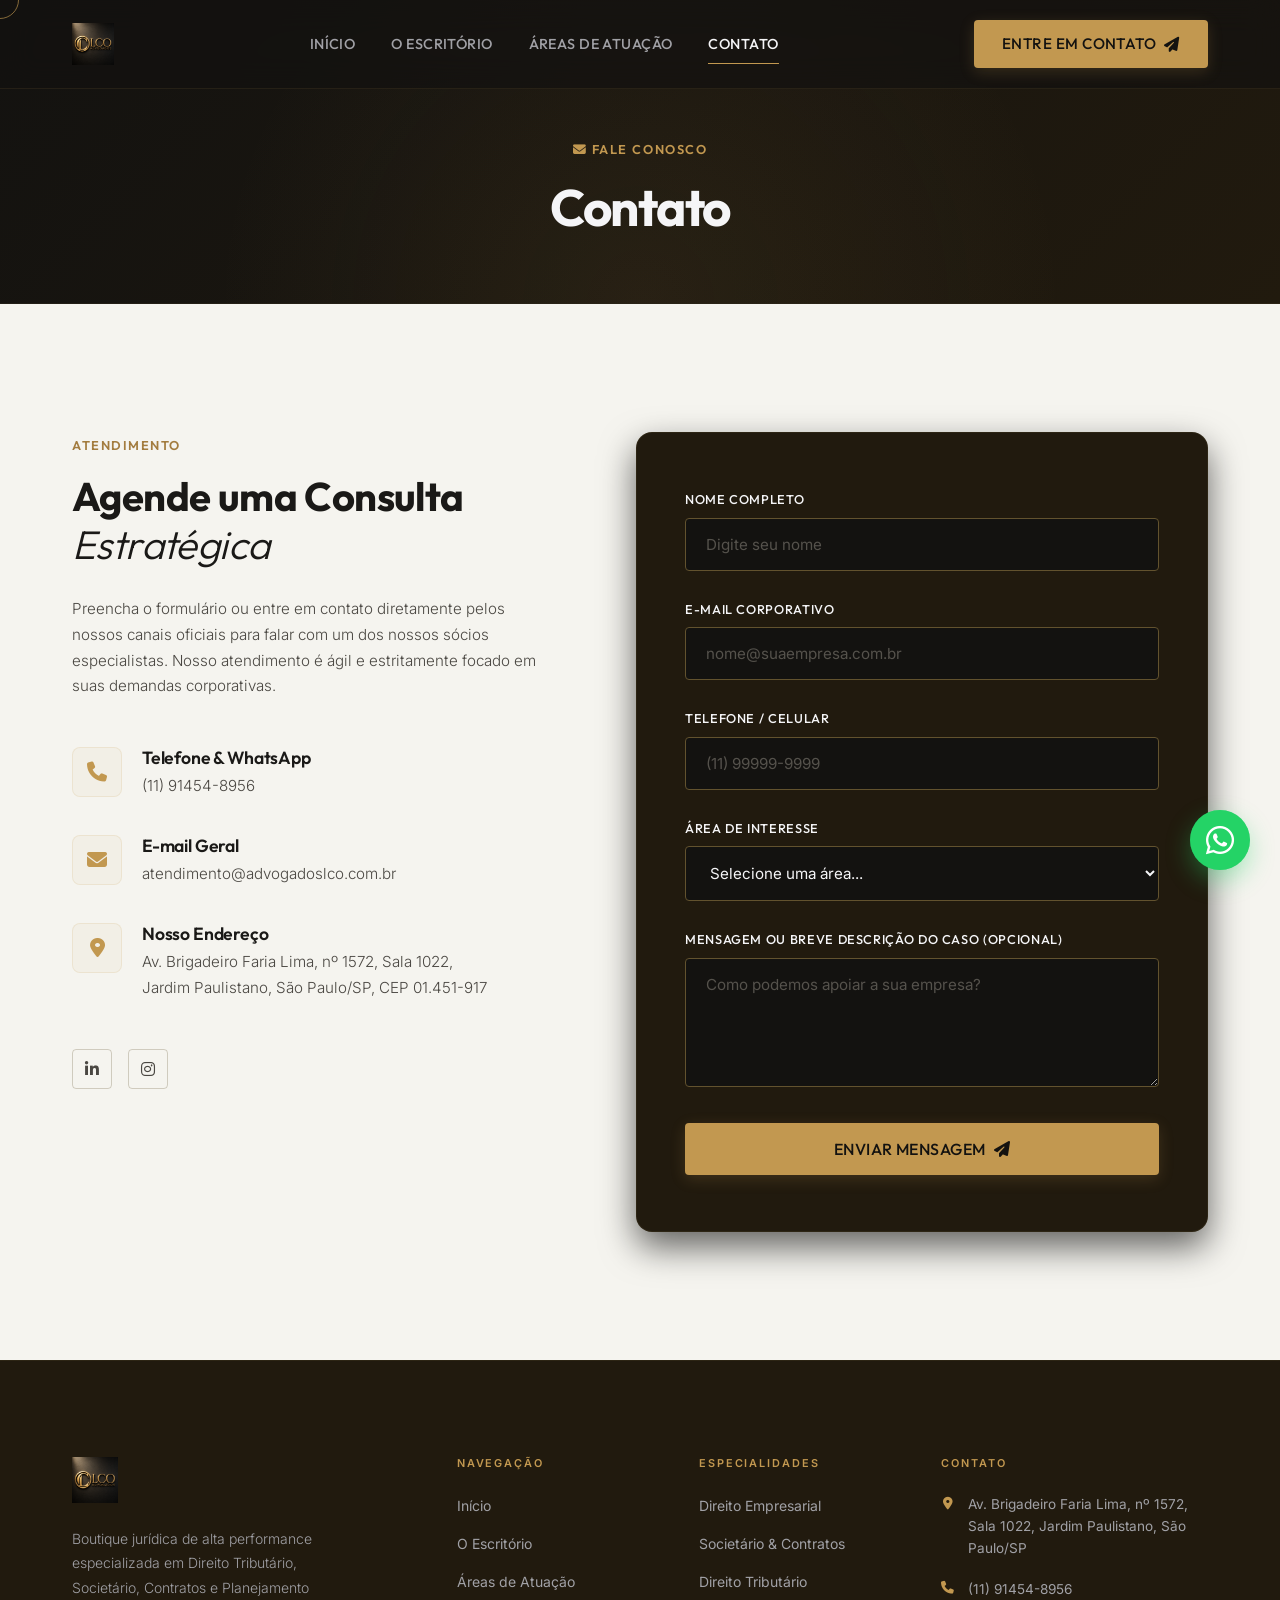
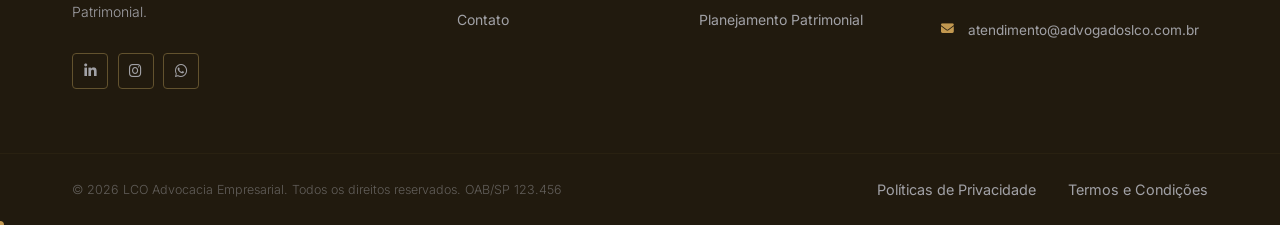
<file: contato.html>
<!DOCTYPE html>
<html lang="pt-BR">
<head>
  <meta charset="UTF-8">
  <meta name="viewport" content="width=device-width, initial-scale=1.0">
  <meta name="description" content="Entre em contato com a LCO Advocacia Empresarial. Agende uma consulta estratégica na Av. Brigadeiro Faria Lima ou envie uma mensagem online.">
  <title>Contato | LCO Advocacia Empresarial</title>
  
  <!-- Google Fonts: Outfit & Inter -->
  <link rel="preconnect" href="https://fonts.googleapis.com">
  <link rel="preconnect" href="https://fonts.gstatic.com" crossorigin>
  <link href="https://fonts.googleapis.com/css2?family=Outfit:wght@300;400;500;600;700;800&family=Inter:wght@300;400;500;600&display=swap" rel="stylesheet">
  
  <!-- FontAwesome Icons -->
  <link rel="stylesheet" href="https://cdnjs.cloudflare.com/ajax/libs/font-awesome/6.4.0/css/all.min.css" referrerpolicy="no-referrer" />
  
  <!-- Favicon -->
  <link rel="icon" type="image/png" href="./Imagens/favicon.png">
  <link rel="apple-touch-icon" href="./Imagens/favicon.png">
  
  <!-- SEO: Open Graph e Canonical -->
  <meta property="og:type" content="website">
  <meta property="og:url" content="https://www.advogadoslco.com.br/contato.html">
  <meta property="og:title" content="Contato | LCO Advocacia Empresarial">
  <meta property="og:description" content="Entre em contato com a LCO Advocacia e agende uma consulta estratégica com nossos especialistas.">
  <meta property="og:image" content="https://www.advogadoslco.com.br/Imagens/LCO 3D.png">
  <meta property="og:locale" content="pt_BR">
  <link rel="canonical" href="https://www.advogadoslco.com.br/contato.html">

  <!-- Custom Styles -->
  <link rel="stylesheet" href="style.css">
</head>
<body>

  <!-- Preloader Animado LCO -->
  <div id="preloader" class="preloader">
    <div class="preloader__logo-wrap">
      <div class="preloader__ring preloader__ring--2"></div>
      <div class="preloader__ring preloader__ring--1"></div>
      <img src="./Imagens/favicon.png" alt="LCO Advocacia" class="preloader__logo">
    </div>
    <div class="preloader__bar"></div>
    <p class="preloader__text">LCO Advocacia</p>
  </div>

  <!-- Header Fixo Premium com Barra Topo -->
  <header class="header transparent">
    <div class="header-top">
      <div class="container header-top-container">
        <div class="header-top-info">
          <a href="mailto:atendimento@advogadoslco.com.br"><i class="fa-solid fa-envelope"></i> atendimento@advogadoslco.com.br</a>
          <a href="tel:5511914548956"><i class="fa-solid fa-phone"></i> (11) 91454-8956</a>
        </div>
        <div class="header-top-social">
          <a href="https://linkedin.com/company/lco-advocacia" target="_blank" rel="noopener noreferrer" aria-label="LinkedIn"><i class="fa-brands fa-linkedin-in"></i></a>
          <a href="https://instagram.com/lco.advocacia" target="_blank" rel="noopener noreferrer" aria-label="Instagram"><i class="fa-brands fa-instagram"></i></a>
        </div>
      </div>
    </div>
    
    <div class="header-main">
      <div class="container header-container">
        <a href="index.html" class="logo-link" aria-label="LCO Advocacia Home">
          <img src="./Imagens/LCO 3D.png" alt="LCO Advocacia Empresarial" class="logo-img">
        </a>
        
        <!-- Navegação Principal Multipáginas -->
        <nav class="nav-menu" id="navMenu">
          <a href="index.html" class="nav-link">Início</a>
          <a href="sobre.html" class="nav-link">O Escritório</a>
          <a href="atuacao.html" class="nav-link">Áreas de Atuação</a>
          <a href="contato.html" class="nav-link active">Contato</a>
        </nav>
        
        <div class="header-actions">
          <a href="contato.html" class="btn btn-gold btn-nav">
            <span>Entre em Contato</span>
            <i class="fa-solid fa-paper-plane"></i>
          </a>
          
          <!-- Menu Hambúrguer Mobile -->
          <button class="mobile-menu-btn" id="mobileMenuBtn" aria-label="Abrir menu de navegação">
            <span class="hamburger-bar"></span>
            <span class="hamburger-bar"></span>
            <span class="hamburger-bar"></span>
          </button>
        </div>
      </div>
    </div>
  </header>

  <!-- Conteúdo Principal -->
  <main>
    
    <!-- Banner de Página -->
    <section class="page-banner">
      <div class="container">
        <span class="section-badge"><i class="fa-solid fa-envelope"></i> Fale Conosco</span>
        <h1>Contato</h1>
      </div>
    </section>

    <!-- Seção de Contato -->
    <section class="subpage-container light-section">
      <div class="container">
        <div class="contact-grid">
          
          <!-- Lado Esquerdo: Dados de Contato -->
          <div class="reveal">
            <span class="section-badge">Atendimento</span>
            <h2 class="section-title">Agende uma Consulta <span class="italic">Estratégica</span></h2>
            <p>
              Preencha o formulário ou entre em contato diretamente pelos nossos canais oficiais para falar com um dos nossos sócios especialistas. Nosso atendimento é ágil e estritamente focado em suas demandas corporativas.
            </p>
            
            <div class="info-items">
              <!-- Telefone -->
              <div class="info-item">
                <div class="info-icon"><i class="fa-solid fa-phone"></i></div>
                <div class="info-text">
                  <h3>Telefone & WhatsApp</h3>
                  <p>(11) 91454-8956</p>
                </div>
              </div>
              
              <!-- E-mail -->
              <div class="info-item">
                <div class="info-icon"><i class="fa-solid fa-envelope"></i></div>
                <div class="info-text">
                  <h3>E-mail Geral</h3>
                  <p>atendimento@advogadoslco.com.br</p>
                </div>
              </div>
              
              <!-- Endereço -->
              <div class="info-item">
                <div class="info-icon"><i class="fa-solid fa-location-dot"></i></div>
                <div class="info-text">
                  <h3>Nosso Endereço</h3>
                  <p>Av. Brigadeiro Faria Lima, nº 1572, Sala 1022,<br>Jardim Paulistano, São Paulo/SP, CEP 01.451-917</p>
                </div>
              </div>
            </div>

            <div class="contact-social" style="margin-top: 2rem;">
              <a href="https://linkedin.com/company/lco-advocacia" target="_blank" rel="noopener noreferrer" aria-label="LinkedIn"><i class="fa-brands fa-linkedin-in"></i></a>
              <a href="https://instagram.com/lco.advocacia" target="_blank" rel="noopener noreferrer" aria-label="Instagram"><i class="fa-brands fa-instagram"></i></a>
            </div>
          </div>

          <!-- Lado Direito: Formulário Moderno -->
          <div class="contact-form-wrapper reveal delay-200">
            <form id="contactForm" class="contact-form" action="#" method="POST" novalidate>
              <div class="form-group">
                <label for="name">Nome Completo</label>
                <input type="text" id="name" name="name" placeholder="Digite seu nome" required>
              </div>
              
              <div class="form-group">
                <label for="email">E-mail Corporativo</label>
                <input type="email" id="email" name="email" placeholder="nome@suaempresa.com.br" required>
              </div>

              <div class="form-group">
                <label for="phone">Telefone / Celular</label>
                <input type="tel" id="phone" name="phone" placeholder="(11) 99999-9999" required>
              </div>

              <div class="form-group">
                <label for="area">Área de Interesse</label>
                <select id="area" name="area" required>
                  <option value="" disabled selected>Selecione uma área...</option>
                  <option value="tributario">Direito Tributário</option>
                  <option value="societario">Direito Societário</option>
                  <option value="contratos">Contratos</option>
                  <option value="patrimonial">Planejamento Patrimonial e Sucessório</option>
                </select>
              </div>

              <div class="form-group">
                <label for="message">Mensagem ou Breve Descrição do Caso (opcional)</label>
                <textarea id="message" name="message" rows="5" placeholder="Como podemos apoiar a sua empresa?"></textarea>
              </div>

              <button type="submit" class="btn btn-gold btn-large">
                <span>Enviar Mensagem</span>
                <i class="fa-solid fa-paper-plane"></i>
              </button>
            </form>
          </div>

        </div>
      </div>
    </section>

  </main>

  <!-- Botão Flutuante do WhatsApp -->
  <a href="https://wa.me/5511914548956" class="whatsapp-float" target="_blank" rel="noopener noreferrer" aria-label="Falar pelo WhatsApp">
    <div class="whatsapp-float-pulse"></div>
    <i class="fa-brands fa-whatsapp"></i>
  </a>

  <!-- Rodapé Institucional Expandido -->
  <footer class="footer">
    <div class="footer-top">
      <div class="container footer-grid">
        <div class="footer-brand">
          <a href="index.html"><img src="./Imagens/LCO 3D.png" alt="LCO Advocacia Empresarial" class="footer-logo"></a>
          <p class="footer-desc">Boutique jurídica de alta performance especializada em Direito Tributário, Societário, Contratos e Planejamento Patrimonial.</p>
          <div class="footer-social">
            <a href="https://linkedin.com/company/lco-advocacia" target="_blank" rel="noopener noreferrer" aria-label="LinkedIn"><i class="fa-brands fa-linkedin-in"></i></a>
            <a href="https://instagram.com/lco.advocacia" target="_blank" rel="noopener noreferrer" aria-label="Instagram"><i class="fa-brands fa-instagram"></i></a>
            <a href="https://wa.me/5511914548956" target="_blank" rel="noopener noreferrer" aria-label="WhatsApp"><i class="fa-brands fa-whatsapp"></i></a>
          </div>
        </div>
        <div class="footer-nav">
          <h4 class="footer-heading">Navegação</h4>
          <ul>
            <li><a href="index.html">Início</a></li>
            <li><a href="sobre.html">O Escritório</a></li>
            <li><a href="atuacao.html">Áreas de Atuação</a></li>
            <li><a href="contato.html">Contato</a></li>
          </ul>
        </div>
        <div class="footer-nav">
          <h4 class="footer-heading">Especialidades</h4>
          <ul>
            <li><a href="atuacao.html">Direito Empresarial</a></li>
            <li><a href="atuacao.html">Societário &amp; Contratos</a></li>
            <li><a href="atuacao.html">Direito Tributário</a></li>
            <li><a href="atuacao.html">Planejamento Patrimonial</a></li>
          </ul>
        </div>
        <div class="footer-contact-col">
          <h4 class="footer-heading">Contato</h4>
          <div class="footer-contact-items">
            <div class="footer-contact-item">
              <i class="fa-solid fa-location-dot"></i>
              <span>Av. Brigadeiro Faria Lima, nº 1572, Sala 1022, Jardim Paulistano, São Paulo/SP</span>
            </div>
            <div class="footer-contact-item">
              <i class="fa-solid fa-phone"></i>
              <a href="tel:5511914548956">(11) 91454-8956</a>
            </div>
            <div class="footer-contact-item">
              <i class="fa-solid fa-envelope"></i>
              <a href="mailto:atendimento@advogadoslco.com.br">atendimento@advogadoslco.com.br</a>
            </div>
          </div>
        </div>
      </div>
    </div>
    <div class="footer-bottom">
      <div class="container footer-bottom-container">
        <p>&copy; 2026 LCO Advocacia Empresarial. Todos os direitos reservados. OAB/SP 123.456</p>
        <div class="footer-links">
          <a href="privacidade.html">Políticas de Privacidade</a>
          <a href="termos.html">Termos e Condições</a>
        </div>
      </div>
    </div>
  </footer>

  <!-- Overlay de Carregamento e Sucesso do Redirecionamento -->
  <div id="submitOverlay" class="submit-overlay">
    <div class="submit-overlay-card">
      <div class="submit-spinner"></div>
      <div class="submit-message">
        <h3>Enviando Mensagem</h3>
        <p>Você está sendo redirecionado para o WhatsApp exclusivo da LCO Advocacia.</p>
      </div>
    </div>
  </div>

  <!-- Custom Script -->
  <script src="script.js" defer></script>
</body>
</html>
</file>
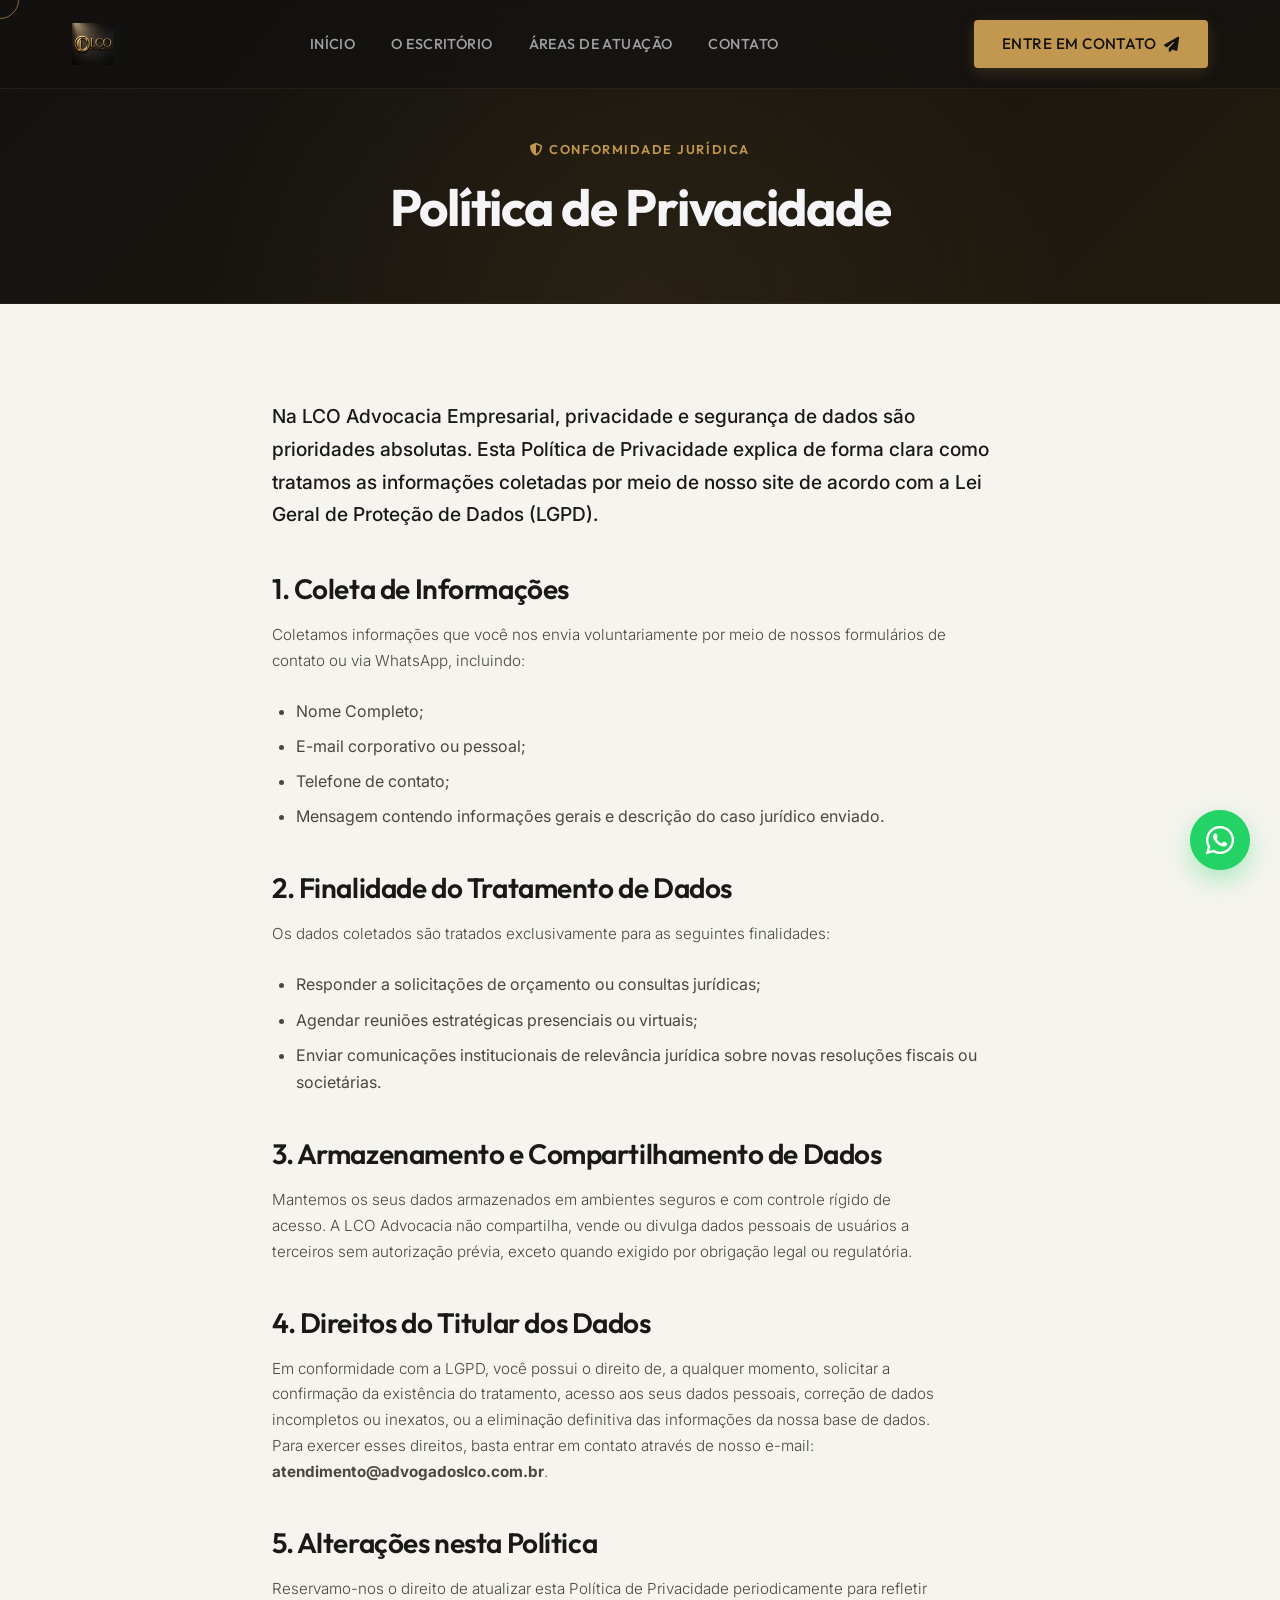
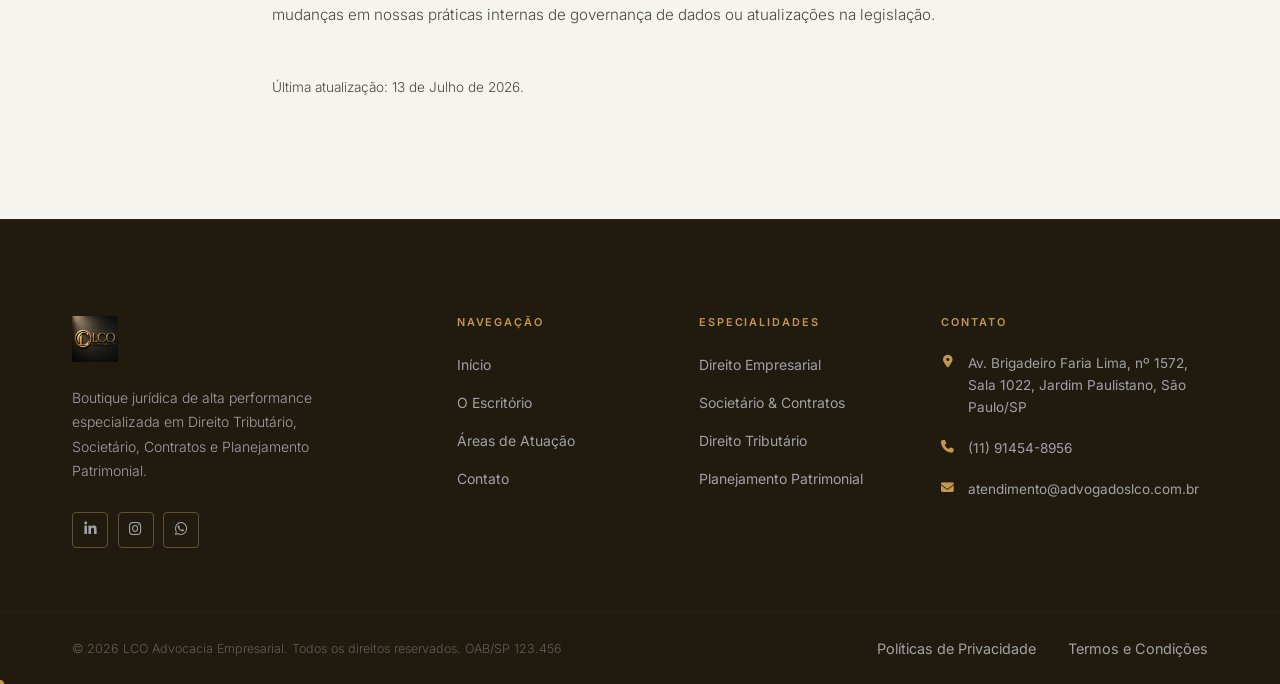
<file: privacidade.html>
<!DOCTYPE html>
<html lang="pt-BR">
<head>
  <meta charset="UTF-8">
  <meta name="viewport" content="width=device-width, initial-scale=1.0">
  <meta name="description" content="Política de Privacidade - LCO Advocacia Empresarial. Saiba como coletamos, protegemos e tratamos seus dados pessoais de acordo com a LGPD.">
  <title>Política de Privacidade | LCO Advocacia Empresarial</title>
  
  <!-- Google Fonts: Outfit & Inter -->
  <link rel="preconnect" href="https://fonts.googleapis.com">
  <link rel="preconnect" href="https://fonts.gstatic.com" crossorigin>
  <link href="https://fonts.googleapis.com/css2?family=Outfit:wght@300;400;500;600;700;800&family=Inter:wght@300;400;500;600&display=swap" rel="stylesheet">
  
  <!-- FontAwesome Icons -->
  <link rel="stylesheet" href="https://cdnjs.cloudflare.com/ajax/libs/font-awesome/6.4.0/css/all.min.css" referrerpolicy="no-referrer" />
  
  <!-- Favicon -->
  <link rel="icon" type="image/png" href="./Imagens/favicon.png">
  <link rel="apple-touch-icon" href="./Imagens/favicon.png">
  
  <!-- SEO: Open Graph e Canonical -->
  <meta property="og:type" content="website">
  <meta property="og:url" content="https://www.advogadoslco.com.br/privacidade.html">
  <meta property="og:title" content="Política de Privacidade | LCO Advocacia Empresarial">
  <meta property="og:description" content="Política de Privacidade da LCO Advocacia Empresarial em conformidade com a LGPD.">
  <meta property="og:image" content="https://www.advogadoslco.com.br/Imagens/LCO 3D.png">
  <meta property="og:locale" content="pt_BR">
  <link rel="canonical" href="https://www.advogadoslco.com.br/privacidade.html">

  <!-- Custom Styles -->
  <link rel="stylesheet" href="style.css">
</head>
<body>

  <!-- Preloader Animado LCO -->
  <div id="preloader" class="preloader">
    <div class="preloader__logo-wrap">
      <div class="preloader__ring preloader__ring--2"></div>
      <div class="preloader__ring preloader__ring--1"></div>
      <img src="./Imagens/favicon.png" alt="LCO Advocacia" class="preloader__logo">
    </div>
    <div class="preloader__bar"></div>
    <p class="preloader__text">LCO Advocacia</p>
  </div>

  <!-- Header Fixo Premium com Barra Topo -->
  <header class="header transparent">
    <div class="header-top">
      <div class="container header-top-container">
        <div class="header-top-info">
          <a href="mailto:atendimento@advogadoslco.com.br"><i class="fa-solid fa-envelope"></i> atendimento@advogadoslco.com.br</a>
          <a href="tel:5511914548956"><i class="fa-solid fa-phone"></i> (11) 91454-8956</a>
        </div>
        <div class="header-top-social">
          <a href="https://linkedin.com/company/lco-advocacia" target="_blank" rel="noopener noreferrer" aria-label="LinkedIn"><i class="fa-brands fa-linkedin-in"></i></a>
          <a href="https://instagram.com/lco.advocacia" target="_blank" rel="noopener noreferrer" aria-label="Instagram"><i class="fa-brands fa-instagram"></i></a>
        </div>
      </div>
    </div>
    
    <div class="header-main">
      <div class="container header-container">
        <a href="index.html" class="logo-link" aria-label="LCO Advocacia Home">
          <img src="./Imagens/LCO 3D.png" alt="LCO Advocacia Empresarial" class="logo-img">
        </a>
        
        <!-- Navegação Principal Multipáginas -->
        <nav class="nav-menu" id="navMenu">
          <a href="index.html" class="nav-link">Início</a>
          <a href="sobre.html" class="nav-link">O Escritório</a>
          <a href="atuacao.html" class="nav-link">Áreas de Atuação</a>
          <a href="contato.html" class="nav-link">Contato</a>
        </nav>
        
        <div class="header-actions">
          <a href="contato.html" class="btn btn-gold btn-nav">
            <span>Entre em Contato</span>
            <i class="fa-solid fa-paper-plane"></i>
          </a>
          
          <!-- Menu Hambúrguer Mobile -->
          <button class="mobile-menu-btn" id="mobileMenuBtn" aria-label="Abrir menu de navegação">
            <span class="hamburger-bar"></span>
            <span class="hamburger-bar"></span>
            <span class="hamburger-bar"></span>
          </button>
        </div>
      </div>
    </div>
  </header>

  <!-- Conteúdo Principal -->
  <main>
    
    <!-- Banner de Página -->
    <section class="page-banner">
      <div class="container">
        <span class="section-badge"><i class="fa-solid fa-shield-halved"></i> Conformidade Jurídica</span>
        <h1>Política de Privacidade</h1>
      </div>
    </section>

    <!-- Conteúdo da Política de Privacidade -->
    <section class="subpage-container light-section" style="padding: 6rem 0;">
      <div class="container" style="max-width: 800px; margin: 0 auto;">
        
        <p class="about-lead" style="font-size: 1.2rem; font-weight: 500; line-height: 1.7; margin-bottom: 2rem;">
          Na LCO Advocacia Empresarial, privacidade e segurança de dados são prioridades absolutas. Esta Política de Privacidade explica de forma clara como tratamos as informações coletadas por meio de nosso site de acordo com a Lei Geral de Proteção de Dados (LGPD).
        </p>

        <h2 style="font-size: 1.75rem; font-weight: 600; margin: 2.5rem 0 1rem;">1. Coleta de Informações</h2>
        <p>
          Coletamos informações que você nos envia voluntariamente por meio de nossos formulários de contato ou via WhatsApp, incluindo:
        </p>
        <ul style="margin: 0 0 1.5rem 1.5rem; color: #4a4742; font-family: var(--font-sec); line-height: 1.7;">
          <li style="margin-bottom: 0.5rem;">Nome Completo;</li>
          <li style="margin-bottom: 0.5rem;">E-mail corporativo ou pessoal;</li>
          <li style="margin-bottom: 0.5rem;">Telefone de contato;</li>
          <li style="margin-bottom: 0.5rem;">Mensagem contendo informações gerais e descrição do caso jurídico enviado.</li>
        </ul>

        <h2 style="font-size: 1.75rem; font-weight: 600; margin: 2.5rem 0 1rem;">2. Finalidade do Tratamento de Dados</h2>
        <p>
          Os dados coletados são tratados exclusivamente para as seguintes finalidades:
        </p>
        <ul style="margin: 0 0 1.5rem 1.5rem; color: #4a4742; font-family: var(--font-sec); line-height: 1.7;">
          <li style="margin-bottom: 0.5rem;">Responder a solicitações de orçamento ou consultas jurídicas;</li>
          <li style="margin-bottom: 0.5rem;">Agendar reuniões estratégicas presenciais ou virtuais;</li>
          <li style="margin-bottom: 0.5rem;">Enviar comunicações institucionais de relevância jurídica sobre novas resoluções fiscais ou societárias.</li>
        </ul>

        <h2 style="font-size: 1.75rem; font-weight: 600; margin: 2.5rem 0 1rem;">3. Armazenamento e Compartilhamento de Dados</h2>
        <p>
          Mantemos os seus dados armazenados em ambientes seguros e com controle rígido de acesso. A LCO Advocacia não compartilha, vende ou divulga dados pessoais de usuários a terceiros sem autorização prévia, exceto quando exigido por obrigação legal ou regulatória.
        </p>

        <h2 style="font-size: 1.75rem; font-weight: 600; margin: 2.5rem 0 1rem;">4. Direitos do Titular dos Dados</h2>
        <p>
          Em conformidade com a LGPD, você possui o direito de, a qualquer momento, solicitar a confirmação da existência do tratamento, acesso aos seus dados pessoais, correção de dados incompletos ou inexatos, ou a eliminação definitiva das informações da nossa base de dados. Para exercer esses direitos, basta entrar em contato através de nosso e-mail: <strong>atendimento@advogadoslco.com.br</strong>.
        </p>

        <h2 style="font-size: 1.75rem; font-weight: 600; margin: 2.5rem 0 1rem;">5. Alterações nesta Política</h2>
        <p>
          Reservamo-nos o direito de atualizar esta Política de Privacidade periodicamente para refletir mudanças em nossas práticas internas de governança de dados ou atualizações na legislação.
        </p>

        <p style="margin-top: 3rem; font-size: 0.85rem; color: #4a4742;">
          Última atualização: 13 de Julho de 2026.
        </p>
      </div>
    </section>

  </main>

  <!-- Botão Flutuante do WhatsApp -->
  <a href="https://wa.me/5511914548956" class="whatsapp-float" target="_blank" rel="noopener noreferrer" aria-label="Falar pelo WhatsApp">
    <div class="whatsapp-float-pulse"></div>
    <i class="fa-brands fa-whatsapp"></i>
  </a>

  <!-- Rodapé Institucional Expandido -->
  <footer class="footer">
    <div class="footer-top">
      <div class="container footer-grid">
        <div class="footer-brand">
          <a href="index.html"><img src="./Imagens/LCO 3D.png" alt="LCO Advocacia Empresarial" class="footer-logo"></a>
          <p class="footer-desc">Boutique jurídica de alta performance especializada em Direito Tributário, Societário, Contratos e Planejamento Patrimonial.</p>
          <div class="footer-social">
            <a href="https://linkedin.com/company/lco-advocacia" target="_blank" rel="noopener noreferrer" aria-label="LinkedIn"><i class="fa-brands fa-linkedin-in"></i></a>
            <a href="https://instagram.com/lco.advocacia" target="_blank" rel="noopener noreferrer" aria-label="Instagram"><i class="fa-brands fa-instagram"></i></a>
            <a href="https://wa.me/5511914548956" target="_blank" rel="noopener noreferrer" aria-label="WhatsApp"><i class="fa-brands fa-whatsapp"></i></a>
          </div>
        </div>
        <div class="footer-nav">
          <h4 class="footer-heading">Navegação</h4>
          <ul>
            <li><a href="index.html">Início</a></li>
            <li><a href="sobre.html">O Escritório</a></li>
            <li><a href="atuacao.html">Áreas de Atuação</a></li>
            <li><a href="contato.html">Contato</a></li>
          </ul>
        </div>
        <div class="footer-nav">
          <h4 class="footer-heading">Especialidades</h4>
          <ul>
            <li><a href="atuacao.html">Direito Empresarial</a></li>
            <li><a href="atuacao.html">Societário &amp; Contratos</a></li>
            <li><a href="atuacao.html">Direito Tributário</a></li>
            <li><a href="atuacao.html">Planejamento Patrimonial</a></li>
          </ul>
        </div>
        <div class="footer-contact-col">
          <h4 class="footer-heading">Contato</h4>
          <div class="footer-contact-items">
            <div class="footer-contact-item">
              <i class="fa-solid fa-location-dot"></i>
              <span>Av. Brigadeiro Faria Lima, nº 1572, Sala 1022, Jardim Paulistano, São Paulo/SP</span>
            </div>
            <div class="footer-contact-item">
              <i class="fa-solid fa-phone"></i>
              <a href="tel:5511914548956">(11) 91454-8956</a>
            </div>
            <div class="footer-contact-item">
              <i class="fa-solid fa-envelope"></i>
              <a href="mailto:atendimento@advogadoslco.com.br">atendimento@advogadoslco.com.br</a>
            </div>
          </div>
        </div>
      </div>
    </div>
    <div class="footer-bottom">
      <div class="container footer-bottom-container">
        <p>&copy; 2026 LCO Advocacia Empresarial. Todos os direitos reservados. OAB/SP 123.456</p>
        <div class="footer-links">
          <a href="privacidade.html">Políticas de Privacidade</a>
          <a href="termos.html">Termos e Condições</a>
        </div>
      </div>
    </div>
  </footer>

  <!-- Custom Script -->
  <script src="script.js" defer></script>
</body>
</html>
</file>
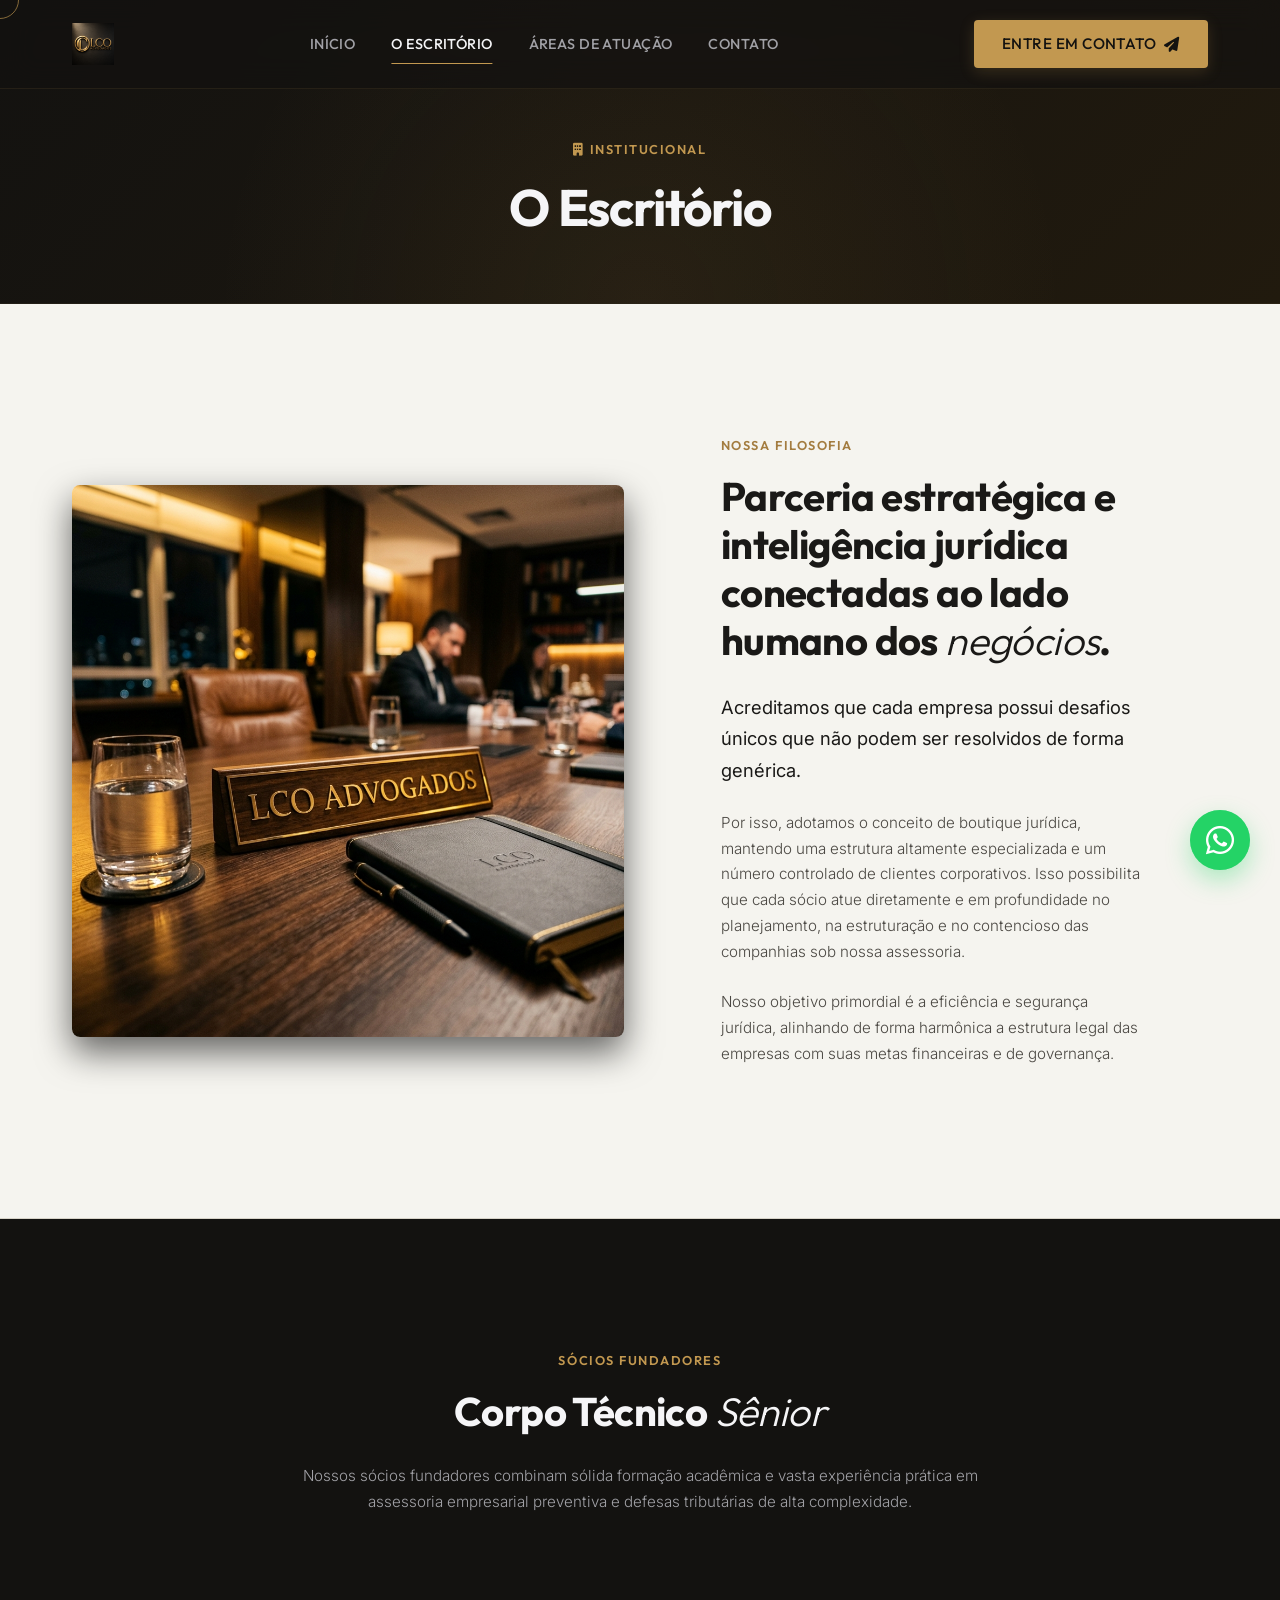
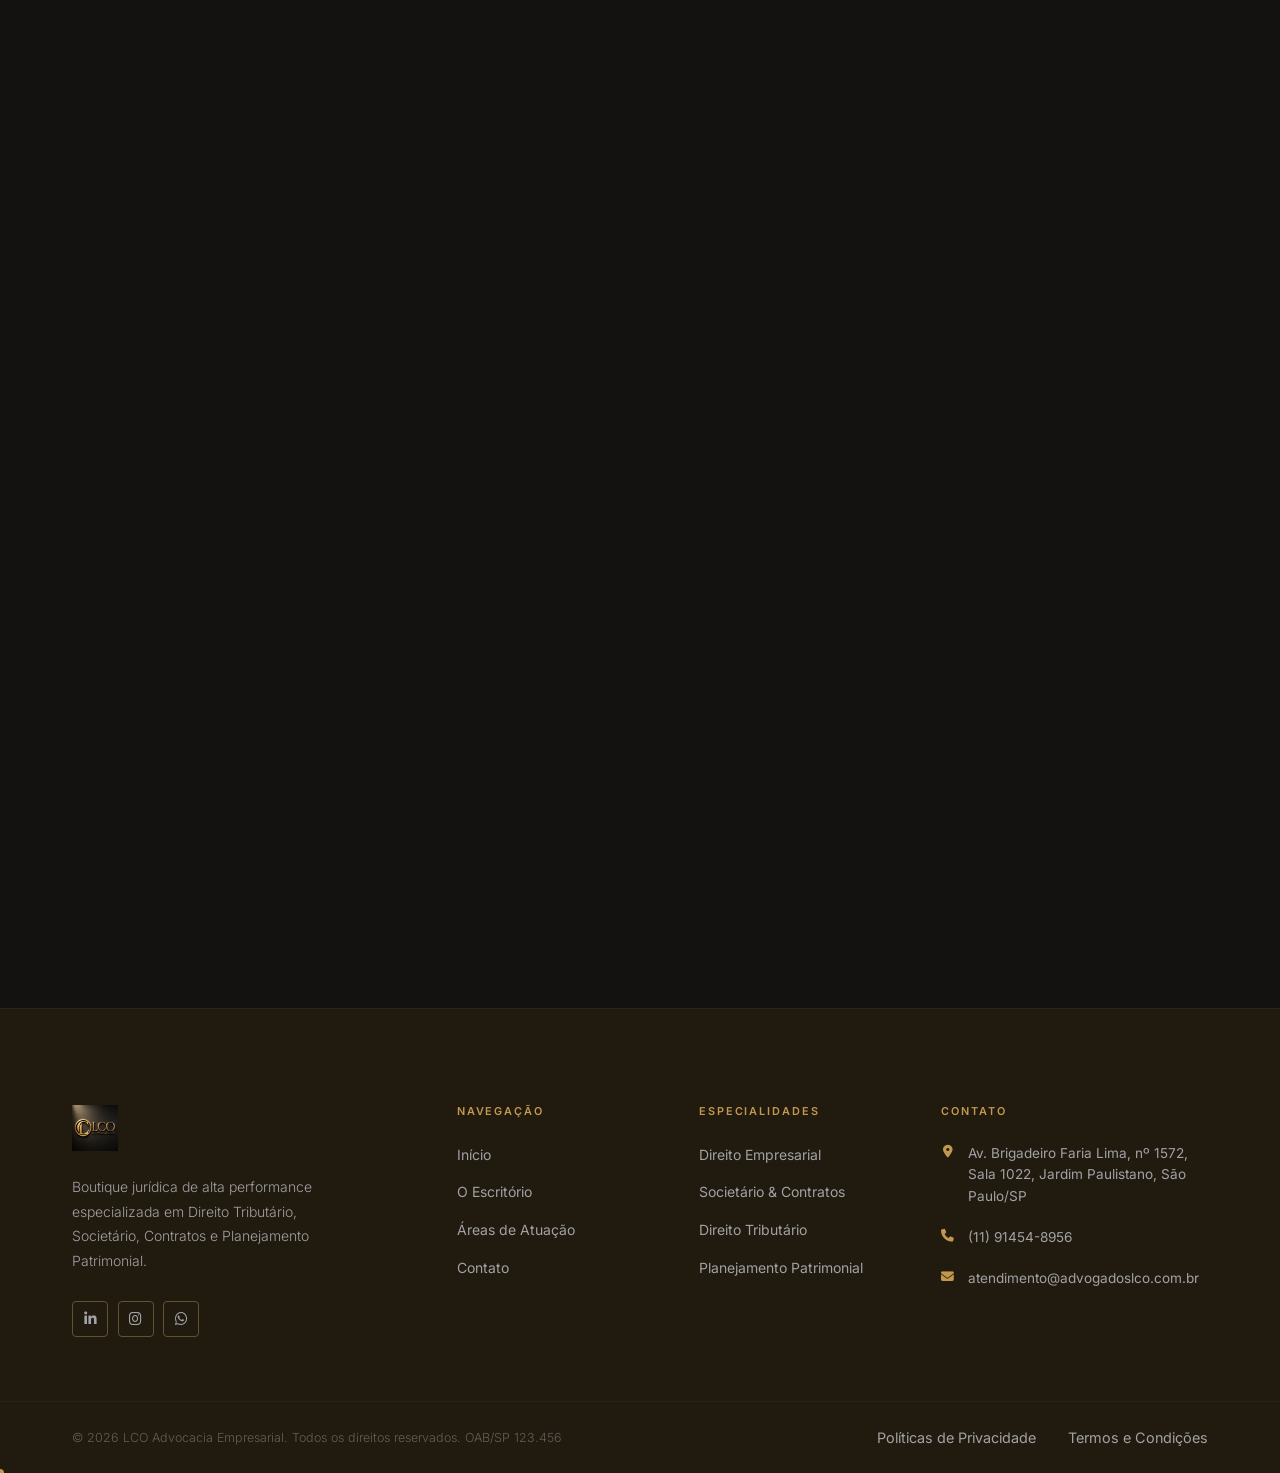
<file: sobre.html>
<!DOCTYPE html>
<html lang="pt-BR">
<head>
  <meta charset="UTF-8">
  <meta name="viewport" content="width=device-width, initial-scale=1.0">
  <meta name="description" content="Conheça os sócios fundadores da LCO Advocacia Empresarial, Dr. Luís Fernando e Dr. Rodrigo Alves, e nossa filosofia boutique de alta performance.">
  <title>O Escritório | LCO Advocacia Empresarial</title>
  
  <!-- Google Fonts: Outfit & Inter -->
  <link rel="preconnect" href="https://fonts.googleapis.com">
  <link rel="preconnect" href="https://fonts.gstatic.com" crossorigin>
  <link href="https://fonts.googleapis.com/css2?family=Outfit:wght@300;400;500;600;700;800&family=Inter:wght@300;400;500;600&display=swap" rel="stylesheet">
  
  <!-- FontAwesome Icons -->
  <link rel="stylesheet" href="https://cdnjs.cloudflare.com/ajax/libs/font-awesome/6.4.0/css/all.min.css" referrerpolicy="no-referrer" />
  
  <!-- Favicon -->
  <link rel="icon" type="image/png" href="./Imagens/favicon.png">
  <link rel="apple-touch-icon" href="./Imagens/favicon.png">
  
  <!-- SEO: Open Graph e Canonical -->
  <meta property="og:type" content="website">
  <meta property="og:url" content="https://www.advogadoslco.com.br/sobre.html">
  <meta property="og:title" content="O Escritório | LCO Advocacia Empresarial">
  <meta property="og:description" content="Conheça os sócios fundadores da LCO Advocacia e nossa filosofia boutique de alta performance.">
  <meta property="og:image" content="https://www.advogadoslco.com.br/Imagens/nossa_filosofia_lco.png">
  <meta property="og:locale" content="pt_BR">
  <link rel="canonical" href="https://www.advogadoslco.com.br/sobre.html">

  <!-- Custom Styles -->
  <link rel="stylesheet" href="style.css">
</head>
<body>

  <!-- Preloader Animado LCO -->
  <div id="preloader" class="preloader">
    <div class="preloader__logo-wrap">
      <div class="preloader__ring preloader__ring--2"></div>
      <div class="preloader__ring preloader__ring--1"></div>
      <img src="./Imagens/favicon.png" alt="LCO Advocacia" class="preloader__logo">
    </div>
    <div class="preloader__bar"></div>
    <p class="preloader__text">LCO Advocacia</p>
  </div>

  <!-- Header Fixo Premium com Barra Topo -->
  <header class="header transparent">
    <div class="header-top">
      <div class="container header-top-container">
        <div class="header-top-info">
          <a href="mailto:atendimento@advogadoslco.com.br"><i class="fa-solid fa-envelope"></i> atendimento@advogadoslco.com.br</a>
          <a href="tel:5511914548956"><i class="fa-solid fa-phone"></i> (11) 91454-8956</a>
        </div>
        <div class="header-top-social">
          <a href="https://linkedin.com/company/lco-advocacia" target="_blank" rel="noopener noreferrer" aria-label="LinkedIn"><i class="fa-brands fa-linkedin-in"></i></a>
          <a href="https://instagram.com/lco.advocacia" target="_blank" rel="noopener noreferrer" aria-label="Instagram"><i class="fa-brands fa-instagram"></i></a>
        </div>
      </div>
    </div>
    
    <div class="header-main">
      <div class="container header-container">
        <a href="index.html" class="logo-link" aria-label="LCO Advocacia Home">
          <img src="./Imagens/LCO 3D.png" alt="LCO Advocacia Empresarial" class="logo-img">
        </a>
        
        <!-- Navegação Principal Multipáginas -->
        <nav class="nav-menu" id="navMenu">
          <a href="index.html" class="nav-link">Início</a>
          <a href="sobre.html" class="nav-link active">O Escritório</a>
          <a href="atuacao.html" class="nav-link">Áreas de Atuação</a>
          <a href="contato.html" class="nav-link">Contato</a>
        </nav>
        
        <div class="header-actions">
          <a href="contato.html" class="btn btn-gold btn-nav">
            <span>Entre em Contato</span>
            <i class="fa-solid fa-paper-plane"></i>
          </a>
          
          <!-- Menu Hambúrguer Mobile -->
          <button class="mobile-menu-btn" id="mobileMenuBtn" aria-label="Abrir menu de navegação">
            <span class="hamburger-bar"></span>
            <span class="hamburger-bar"></span>
            <span class="hamburger-bar"></span>
          </button>
        </div>
      </div>
    </div>
  </header>

  <!-- Conteúdo Principal -->
  <main>
    
    <!-- Banner de Página -->
    <section class="page-banner">
      <div class="container">
        <span class="section-badge"><i class="fa-solid fa-building"></i> Institucional</span>
        <h1>O Escritório</h1>
      </div>
    </section>

    <!-- Resumo Institucional (Boutique Grid) -->
    <section class="subpage-container light-section" style="border-bottom: 1px solid rgba(98, 82, 46, 0.2); padding: 8rem 0;">
      <div class="container">
        <div class="boutique-grid">
          <div class="boutique-grid__media reveal">
            <img src="./Imagens/nossa_filosofia_lco.png" alt="Escritório LCO Advocacia" loading="lazy">
          </div>
          <div class="boutique-grid__text reveal delay-100">
            <span class="section-badge">Nossa Filosofia</span>
            <h2 class="section-title">Parceria estratégica e inteligência jurídica conectadas ao lado humano dos <span class="italic">negócios</span>.</h2>
            <p class="about-lead" style="font-size: 1.15rem; font-weight: 400; color: var(--text-primary); margin-bottom: 1.5rem;">
              Acreditamos que cada empresa possui desafios únicos que não podem ser resolvidos de forma genérica.
            </p>
            <p style="margin-bottom: 1.5rem;">
              Por isso, adotamos o conceito de boutique jurídica, mantendo uma estrutura altamente especializada e um número controlado de clientes corporativos. Isso possibilita que cada sócio atue diretamente e em profundidade no planejamento, na estruturação e no contencioso das companhias sob nossa assessoria.
            </p>
            <p>
              Nosso objetivo primordial é a eficiência e segurança jurídica, alinhando de forma harmônica a estrutura legal das empresas com suas metas financeiras e de governança.
            </p>
          </div>
        </div>
      </div>
    </section>

    <!-- Seção Quem Somos (Sócios) com Fotos Curadas -->
    <section class="lawyers-section" style="padding: 8rem 0;">
      <div class="container">
        <div class="text-center reveal">
          <span class="section-badge">Sócios Fundadores</span>
          <h2 class="section-title">Corpo Técnico <span class="italic">Sênior</span></h2>
          <p class="specialties-lead" style="margin: 0 auto 5rem; max-width: 700px; color: var(--text-secondary);">
            Nossos sócios fundadores combinam sólida formação acadêmica e vasta experiência prática em assessoria empresarial preventiva e defesas tributárias de alta complexidade.
          </p>
        </div>

        <div class="lawyers-grid">
          <!-- Card Luís Fernando -->
          <div class="lawyer-card reveal">
            <div class="lawyer-photo-frame">
              <img src="./Imagens/luis_partner.jpg" alt="Dr. Luís Fernando Costa Oliveira" class="lawyer-photo" loading="lazy">
            </div>
            <div class="lawyer-info">
              <h2 style="font-size: 2rem; font-weight: 400; margin-bottom: 0.5rem;">Luís Fernando <span class="italic">Costa Oliveira</span></h2>
              <div class="lawyer-role" style="color: var(--color-gold); font-family: var(--font-sec); font-size: 0.9rem; text-transform: uppercase; letter-spacing: 0.08em; margin-bottom: 0.25rem;">Advogado & Sócio Fundador</div>
              <div class="lawyer-oab" style="color: var(--text-secondary); font-size: 0.8rem; margin-bottom: 1.5rem;">OAB/SP 345.678</div>
              <p class="lawyer-bio" style="font-size: 0.95rem; line-height: 1.7;">
                Advogado com mais de 12 anos de experiência, especialista em Direito Empresarial e Tributário. Ao longo de sua carreira, desenvolveu ampla experiência prática na condução de conflitos familiares e societários. É certificado como conselheiro e capacitado em negociação e resolução de conflitos, apoiando ativamente empresas familiares em processos de sucessão e governança estrutural. É professor da Escola Superior de Advocacia (ESA), tendo ministrado diversos cursos práticos sobre investimentos em startups, contratos de vesting e holdings corporativas. Mantém formação e especialização contínua em ramos do Direito Tributário, Societário, Contratos e Planejamento Familiar.
              </p>
            </div>
          </div>

          <!-- Card Rodrigo Alves -->
          <div class="lawyer-card reveal delay-200" style="margin-top: 4rem;">
            <div class="lawyer-photo-frame">
              <img src="./Imagens/rodrigo_partner.jpg" alt="Dr. Rodrigo Alves Rezende Oliveira" class="lawyer-photo" loading="lazy">
            </div>
            <div class="lawyer-info">
              <h2 style="font-size: 2rem; font-weight: 400; margin-bottom: 0.5rem;">Rodrigo Alves <span class="italic">Rezende Oliveira</span></h2>
              <div class="lawyer-role" style="color: var(--color-gold); font-family: var(--font-sec); font-size: 0.9rem; text-transform: uppercase; letter-spacing: 0.08em; margin-bottom: 0.25rem;">Advogado & Sócio Fundador</div>
              <div class="lawyer-oab" style="color: var(--text-secondary); font-size: 0.8rem; margin-bottom: 1.5rem;">OAB/SP 456.789</div>
              <p class="lawyer-bio" style="font-size: 0.95rem; line-height: 1.7;">
                Advogado e consultor jurídico/tributário com mais de 17 anos de experiência de alta performance, especialista em Direito Tributário. É Procurador concursado da Fazenda do Município de Lagoa Santa (MG) e ex-conselheiro do Conselho de Recursos Fiscais municipal, com notória experiência no julgamento e representação de processos administrativos complexos envolvendo contribuintes. Possui sólida e profunda experiência prática e técnica na gestão de questões fiscais complexas, atuando de forma estratégica em processos judiciais e administrativos e elaboração de pareceres técnicos, integrando com rigor a contabilidade tributária às soluções jurídicas. É professor na Escola Superior de Advocacia de São Paulo (ESA/SP).
              </p>
            </div>
          </div>
      </div>
    </section>

  </main>

  <!-- Botão Flutuante do WhatsApp -->
  <a href="https://wa.me/5511914548956" class="whatsapp-float" target="_blank" rel="noopener noreferrer" aria-label="Falar pelo WhatsApp">
    <div class="whatsapp-float-pulse"></div>
    <i class="fa-brands fa-whatsapp"></i>
  </a>

  <!-- Rodapé Institucional Expandido -->
  <footer class="footer">
    <div class="footer-top">
      <div class="container footer-grid">
        <div class="footer-brand">
          <a href="index.html"><img src="./Imagens/LCO 3D.png" alt="LCO Advocacia Empresarial" class="footer-logo"></a>
          <p class="footer-desc">Boutique jurídica de alta performance especializada em Direito Tributário, Societário, Contratos e Planejamento Patrimonial.</p>
          <div class="footer-social">
            <a href="https://linkedin.com/company/lco-advocacia" target="_blank" rel="noopener noreferrer" aria-label="LinkedIn"><i class="fa-brands fa-linkedin-in"></i></a>
            <a href="https://instagram.com/lco.advocacia" target="_blank" rel="noopener noreferrer" aria-label="Instagram"><i class="fa-brands fa-instagram"></i></a>
            <a href="https://wa.me/5511914548956" target="_blank" rel="noopener noreferrer" aria-label="WhatsApp"><i class="fa-brands fa-whatsapp"></i></a>
          </div>
        </div>
        <div class="footer-nav">
          <h4 class="footer-heading">Navegação</h4>
          <ul>
            <li><a href="index.html">Início</a></li>
            <li><a href="sobre.html">O Escritório</a></li>
            <li><a href="atuacao.html">Áreas de Atuação</a></li>
            <li><a href="contato.html">Contato</a></li>
          </ul>
        </div>
        <div class="footer-nav">
          <h4 class="footer-heading">Especialidades</h4>
          <ul>
            <li><a href="atuacao.html">Direito Empresarial</a></li>
            <li><a href="atuacao.html">Societário &amp; Contratos</a></li>
            <li><a href="atuacao.html">Direito Tributário</a></li>
            <li><a href="atuacao.html">Planejamento Patrimonial</a></li>
          </ul>
        </div>
        <div class="footer-contact-col">
          <h4 class="footer-heading">Contato</h4>
          <div class="footer-contact-items">
            <div class="footer-contact-item">
              <i class="fa-solid fa-location-dot"></i>
              <span>Av. Brigadeiro Faria Lima, nº 1572, Sala 1022, Jardim Paulistano, São Paulo/SP</span>
            </div>
            <div class="footer-contact-item">
              <i class="fa-solid fa-phone"></i>
              <a href="tel:5511914548956">(11) 91454-8956</a>
            </div>
            <div class="footer-contact-item">
              <i class="fa-solid fa-envelope"></i>
              <a href="mailto:atendimento@advogadoslco.com.br">atendimento@advogadoslco.com.br</a>
            </div>
          </div>
        </div>
      </div>
    </div>
    <div class="footer-bottom">
      <div class="container footer-bottom-container">
        <p>&copy; 2026 LCO Advocacia Empresarial. Todos os direitos reservados. OAB/SP 123.456</p>
        <div class="footer-links">
          <a href="privacidade.html">Políticas de Privacidade</a>
          <a href="termos.html">Termos e Condições</a>
        </div>
      </div>
    </div>
  </footer>

  <!-- Custom Script -->
  <script src="script.js" defer></script>
</body>
</html>
</file>
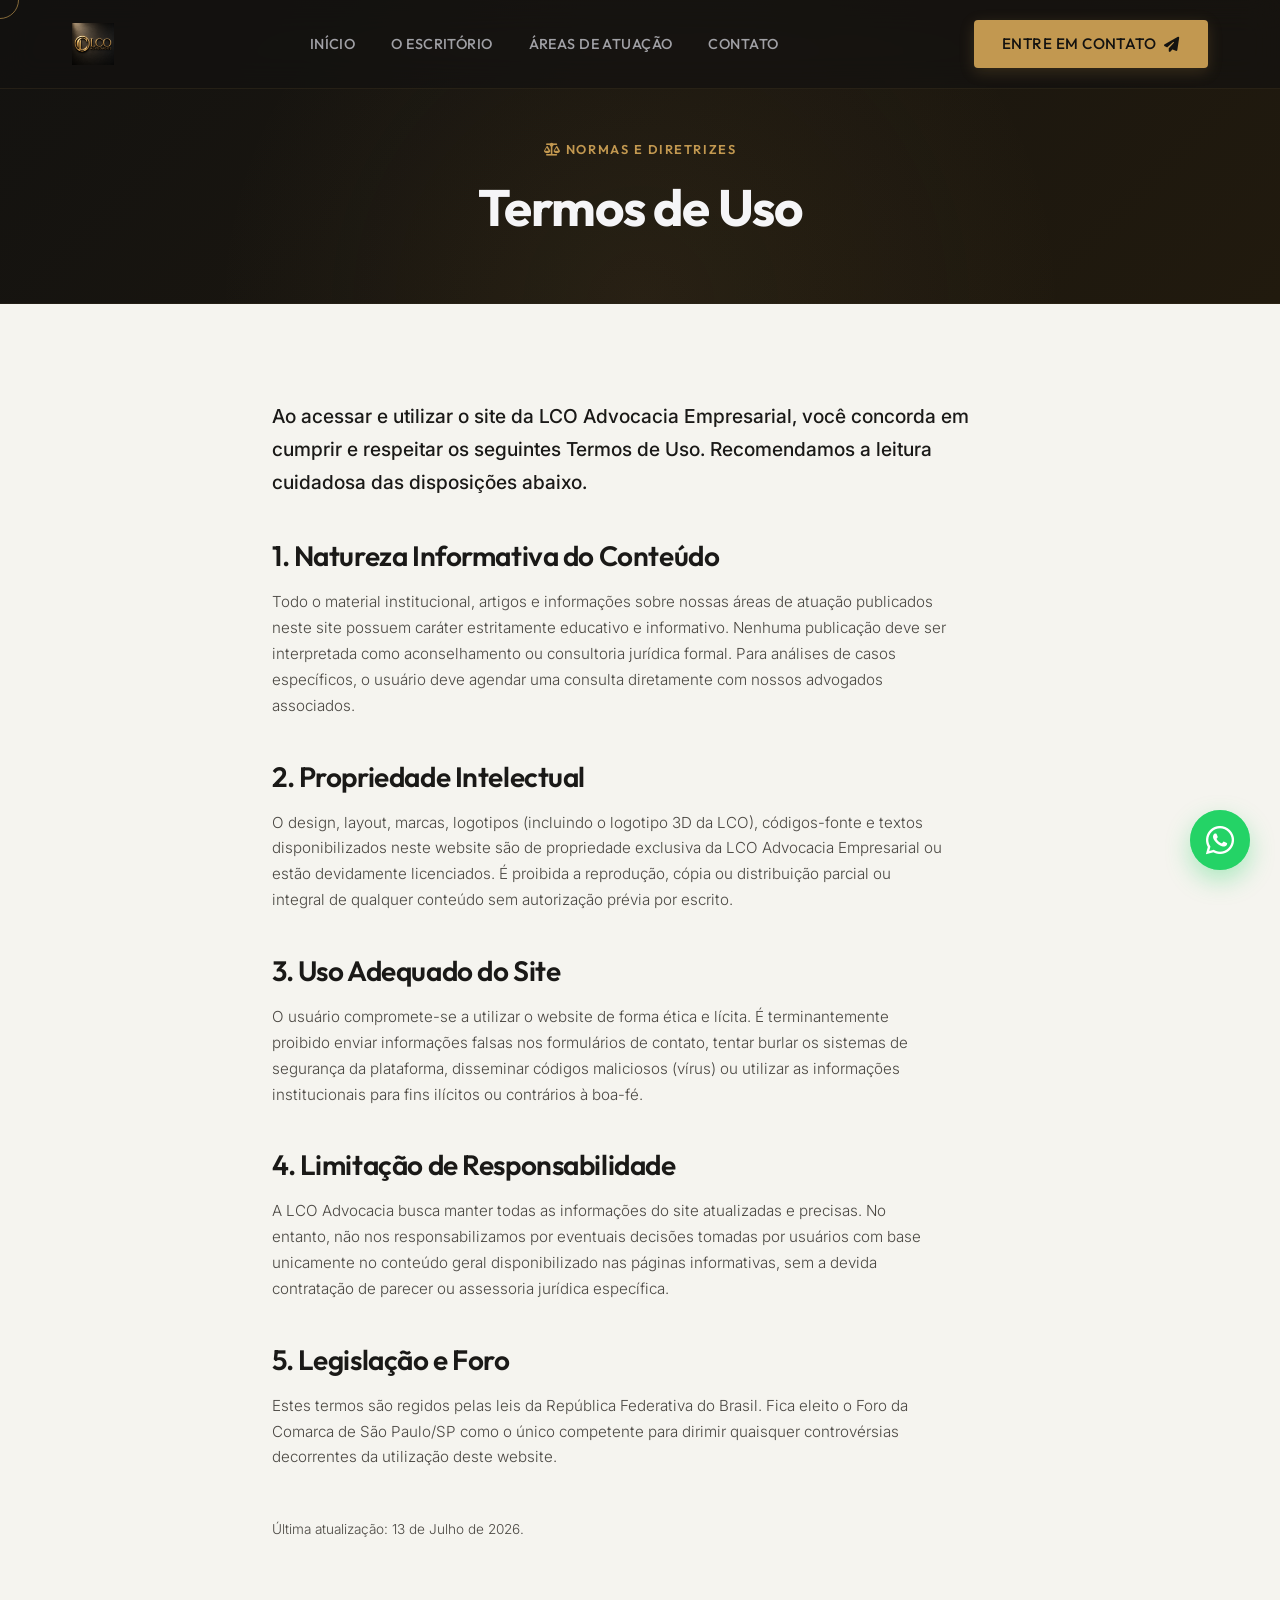
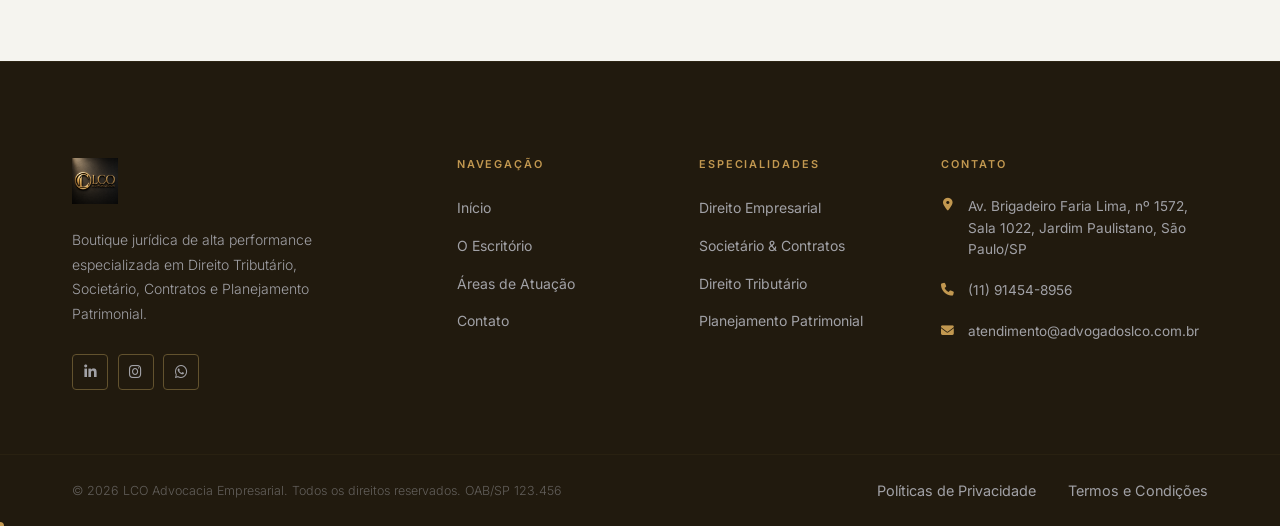
<file: termos.html>
<!DOCTYPE html>
<html lang="pt-BR">
<head>
  <meta charset="UTF-8">
  <meta name="viewport" content="width=device-width, initial-scale=1.0">
  <meta name="description" content="Termos de Uso - LCO Advocacia Empresarial. Regras e diretrizes para utilização de nossos canais institucionais e consultas online.">
  <title>Termos de Uso | LCO Advocacia Empresarial</title>
  
  <!-- Google Fonts: Outfit & Inter -->
  <link rel="preconnect" href="https://fonts.googleapis.com">
  <link rel="preconnect" href="https://fonts.gstatic.com" crossorigin>
  <link href="https://fonts.googleapis.com/css2?family=Outfit:wght@300;400;500;600;700;800&family=Inter:wght@300;400;500;600&display=swap" rel="stylesheet">
  
  <!-- FontAwesome Icons -->
  <link rel="stylesheet" href="https://cdnjs.cloudflare.com/ajax/libs/font-awesome/6.4.0/css/all.min.css" referrerpolicy="no-referrer" />
  
  <!-- Favicon -->
  <link rel="icon" type="image/png" href="./Imagens/favicon.png">
  <link rel="apple-touch-icon" href="./Imagens/favicon.png">
  
  <!-- SEO: Open Graph e Canonical -->
  <meta property="og:type" content="website">
  <meta property="og:url" content="https://www.advogadoslco.com.br/termos.html">
  <meta property="og:title" content="Termos de Uso | LCO Advocacia Empresarial">
  <meta property="og:description" content="Termos e Condições de uso dos canais institucionais da LCO Advocacia Empresarial.">
  <meta property="og:image" content="https://www.advogadoslco.com.br/Imagens/LCO 3D.png">
  <meta property="og:locale" content="pt_BR">
  <link rel="canonical" href="https://www.advogadoslco.com.br/termos.html">

  <!-- Custom Styles -->
  <link rel="stylesheet" href="style.css">
</head>
<body>

  <!-- Preloader Animado LCO -->
  <div id="preloader" class="preloader">
    <div class="preloader__logo-wrap">
      <div class="preloader__ring preloader__ring--2"></div>
      <div class="preloader__ring preloader__ring--1"></div>
      <img src="./Imagens/favicon.png" alt="LCO Advocacia" class="preloader__logo">
    </div>
    <div class="preloader__bar"></div>
    <p class="preloader__text">LCO Advocacia</p>
  </div>

  <!-- Header Fixo Premium com Barra Topo -->
  <header class="header transparent">
    <div class="header-top">
      <div class="container header-top-container">
        <div class="header-top-info">
          <a href="mailto:atendimento@advogadoslco.com.br"><i class="fa-solid fa-envelope"></i> atendimento@advogadoslco.com.br</a>
          <a href="tel:5511914548956"><i class="fa-solid fa-phone"></i> (11) 91454-8956</a>
        </div>
        <div class="header-top-social">
          <a href="https://linkedin.com/company/lco-advocacia" target="_blank" rel="noopener noreferrer" aria-label="LinkedIn"><i class="fa-brands fa-linkedin-in"></i></a>
          <a href="https://instagram.com/lco.advocacia" target="_blank" rel="noopener noreferrer" aria-label="Instagram"><i class="fa-brands fa-instagram"></i></a>
        </div>
      </div>
    </div>
    
    <div class="header-main">
      <div class="container header-container">
        <a href="index.html" class="logo-link" aria-label="LCO Advocacia Home">
          <img src="./Imagens/LCO 3D.png" alt="LCO Advocacia Empresarial" class="logo-img">
        </a>
        
        <!-- Navegação Principal Multipáginas -->
        <nav class="nav-menu" id="navMenu">
          <a href="index.html" class="nav-link">Início</a>
          <a href="sobre.html" class="nav-link">O Escritório</a>
          <a href="atuacao.html" class="nav-link">Áreas de Atuação</a>
          <a href="contato.html" class="nav-link">Contato</a>
        </nav>
        
        <div class="header-actions">
          <a href="contato.html" class="btn btn-gold btn-nav">
            <span>Entre em Contato</span>
            <i class="fa-solid fa-paper-plane"></i>
          </a>
          
          <!-- Menu Hambúrguer Mobile -->
          <button class="mobile-menu-btn" id="mobileMenuBtn" aria-label="Abrir menu de navegação">
            <span class="hamburger-bar"></span>
            <span class="hamburger-bar"></span>
            <span class="hamburger-bar"></span>
          </button>
        </div>
      </div>
    </div>
  </header>

  <!-- Conteúdo Principal -->
  <main>
    
    <!-- Banner de Página -->
    <section class="page-banner">
      <div class="container">
        <span class="section-badge"><i class="fa-solid fa-scale-balanced"></i> Normas e Diretrizes</span>
        <h1>Termos de Uso</h1>
      </div>
    </section>

    <!-- Conteúdo dos Termos de Uso -->
    <section class="subpage-container light-section" style="padding: 6rem 0;">
      <div class="container" style="max-width: 800px; margin: 0 auto;">
        
        <p class="about-lead" style="font-size: 1.2rem; font-weight: 500; line-height: 1.7; margin-bottom: 2rem;">
          Ao acessar e utilizar o site da LCO Advocacia Empresarial, você concorda em cumprir e respeitar os seguintes Termos de Uso. Recomendamos a leitura cuidadosa das disposições abaixo.
        </p>

        <h2 style="font-size: 1.75rem; font-weight: 600; margin: 2.5rem 0 1rem;">1. Natureza Informativa do Conteúdo</h2>
        <p>
          Todo o material institucional, artigos e informações sobre nossas áreas de atuação publicados neste site possuem caráter estritamente educativo e informativo. Nenhuma publicação deve ser interpretada como aconselhamento ou consultoria jurídica formal. Para análises de casos específicos, o usuário deve agendar uma consulta diretamente com nossos advogados associados.
        </p>

        <h2 style="font-size: 1.75rem; font-weight: 600; margin: 2.5rem 0 1rem;">2. Propriedade Intelectual</h2>
        <p>
          O design, layout, marcas, logotipos (incluindo o logotipo 3D da LCO), códigos-fonte e textos disponibilizados neste website são de propriedade exclusiva da LCO Advocacia Empresarial ou estão devidamente licenciados. É proibida a reprodução, cópia ou distribuição parcial ou integral de qualquer conteúdo sem autorização prévia por escrito.
        </p>

        <h2 style="font-size: 1.75rem; font-weight: 600; margin: 2.5rem 0 1rem;">3. Uso Adequado do Site</h2>
        <p>
          O usuário compromete-se a utilizar o website de forma ética e lícita. É terminantemente proibido enviar informações falsas nos formulários de contato, tentar burlar os sistemas de segurança da plataforma, disseminar códigos maliciosos (vírus) ou utilizar as informações institucionais para fins ilícitos ou contrários à boa-fé.
        </p>

        <h2 style="font-size: 1.75rem; font-weight: 600; margin: 2.5rem 0 1rem;">4. Limitação de Responsabilidade</h2>
        <p>
          A LCO Advocacia busca manter todas as informações do site atualizadas e precisas. No entanto, não nos responsabilizamos por eventuais decisões tomadas por usuários com base unicamente no conteúdo geral disponibilizado nas páginas informativas, sem a devida contratação de parecer ou assessoria jurídica específica.
        </p>

        <h2 style="font-size: 1.75rem; font-weight: 600; margin: 2.5rem 0 1rem;">5. Legislação e Foro</h2>
        <p>
          Estes termos são regidos pelas leis da República Federativa do Brasil. Fica eleito o Foro da Comarca de São Paulo/SP como o único competente para dirimir quaisquer controvérsias decorrentes da utilização deste website.
        </p>

        <p style="margin-top: 3rem; font-size: 0.85rem; color: #4a4742;">
          Última atualização: 13 de Julho de 2026.
        </p>
      </div>
    </section>

  </main>

  <!-- Botão Flutuante do WhatsApp -->
  <a href="https://wa.me/5511914548956" class="whatsapp-float" target="_blank" rel="noopener noreferrer" aria-label="Falar pelo WhatsApp">
    <div class="whatsapp-float-pulse"></div>
    <i class="fa-brands fa-whatsapp"></i>
  </a>

  <!-- Rodapé Institucional Expandido -->
  <footer class="footer">
    <div class="footer-top">
      <div class="container footer-grid">
        <div class="footer-brand">
          <a href="index.html"><img src="./Imagens/LCO 3D.png" alt="LCO Advocacia Empresarial" class="footer-logo"></a>
          <p class="footer-desc">Boutique jurídica de alta performance especializada em Direito Tributário, Societário, Contratos e Planejamento Patrimonial.</p>
          <div class="footer-social">
            <a href="https://linkedin.com/company/lco-advocacia" target="_blank" rel="noopener noreferrer" aria-label="LinkedIn"><i class="fa-brands fa-linkedin-in"></i></a>
            <a href="https://instagram.com/lco.advocacia" target="_blank" rel="noopener noreferrer" aria-label="Instagram"><i class="fa-brands fa-instagram"></i></a>
            <a href="https://wa.me/5511914548956" target="_blank" rel="noopener noreferrer" aria-label="WhatsApp"><i class="fa-brands fa-whatsapp"></i></a>
          </div>
        </div>
        <div class="footer-nav">
          <h4 class="footer-heading">Navegação</h4>
          <ul>
            <li><a href="index.html">Início</a></li>
            <li><a href="sobre.html">O Escritório</a></li>
            <li><a href="atuacao.html">Áreas de Atuação</a></li>
            <li><a href="contato.html">Contato</a></li>
          </ul>
        </div>
        <div class="footer-nav">
          <h4 class="footer-heading">Especialidades</h4>
          <ul>
            <li><a href="atuacao.html">Direito Empresarial</a></li>
            <li><a href="atuacao.html">Societário &amp; Contratos</a></li>
            <li><a href="atuacao.html">Direito Tributário</a></li>
            <li><a href="atuacao.html">Planejamento Patrimonial</a></li>
          </ul>
        </div>
        <div class="footer-contact-col">
          <h4 class="footer-heading">Contato</h4>
          <div class="footer-contact-items">
            <div class="footer-contact-item">
              <i class="fa-solid fa-location-dot"></i>
              <span>Av. Brigadeiro Faria Lima, nº 1572, Sala 1022, Jardim Paulistano, São Paulo/SP</span>
            </div>
            <div class="footer-contact-item">
              <i class="fa-solid fa-phone"></i>
              <a href="tel:5511914548956">(11) 91454-8956</a>
            </div>
            <div class="footer-contact-item">
              <i class="fa-solid fa-envelope"></i>
              <a href="mailto:atendimento@advogadoslco.com.br">atendimento@advogadoslco.com.br</a>
            </div>
          </div>
        </div>
      </div>
    </div>
    <div class="footer-bottom">
      <div class="container footer-bottom-container">
        <p>&copy; 2026 LCO Advocacia Empresarial. Todos os direitos reservados. OAB/SP 123.456</p>
        <div class="footer-links">
          <a href="privacidade.html">Políticas de Privacidade</a>
          <a href="termos.html">Termos e Condições</a>
        </div>
      </div>
    </div>
  </footer>

  <!-- Custom Script -->
  <script src="script.js" defer></script>
</body>
</html>
</file>
<file: style.css>
@import url('https://fonts.googleapis.com/css2?family=Outfit:wght@300;400;500;600;700;800&family=Inter:wght@300;400;500;600&display=swap');

:root {
  /* Paleta de Cores Oficial - LCO Advocacia */
  --bg-primary: #131210;       /* Grafite Escuro Quente */
  --bg-secondary: #211a0e;     /* Grafite Escuro Médio */
  --color-gold: #c29850;       /* Dourado Metálico Principal (Destaque) */
  --color-gold-hover: #b69756; /* Dourado Suave (Hover/Realces) */
  --color-bronze: #62522e;     /* Bronze Profundo (Bordas e divisores) */
  --text-primary: #f5f5f7;     /* Off-White (Texto Principal) */
  --text-secondary: #a1a1a6;   /* Cinza Claro (Texto Secundário) */

  /* Tipografia */
  --font-main: 'Outfit', sans-serif;
  --font-sec: 'Inter', sans-serif;

  /* Transições e Animações */
  --transition-fast: 0.2s ease;
  --transition-normal: 0.35s cubic-bezier(0.16, 1, 0.3, 1);
  --transition-slow: 0.6s cubic-bezier(0.16, 1, 0.3, 1);

  /* Elementos de Layout */
  --border-radius-sm: 4px;
  --border-radius-md: 8px;
  --border-radius-lg: 16px;
  --border-radius-full: 9999px;
  
  --border-subtle: 1px solid rgba(194, 152, 80, 0.15);
  --shadow-premium: 0 15px 35px rgba(0, 0, 0, 0.6);
}

/* Reset Global */
*, *::before, *::after {
  box-sizing: border-box;
  margin: 0;
  padding: 0;
}

html {
  scroll-behavior: smooth;
  font-size: 16px;
  -webkit-text-size-adjust: 100%;
}

body {
  background-color: var(--bg-primary);
  color: var(--text-primary);
  font-family: var(--font-main);
  line-height: 1.6;
  -webkit-font-smoothing: antialiased;
  -moz-osx-font-smoothing: grayscale;
  overflow-x: hidden;
}

/* Estilos de Tipografia */
h1, h2, h3, h4, h5, h6 {
  color: var(--text-primary);
  font-weight: 600;
  line-height: 1.25;
  letter-spacing: -0.01em;
}

h1 {
  font-size: clamp(2.5rem, 5vw, 4rem);
  font-weight: 700;
  letter-spacing: -0.025em;
  margin-bottom: 1.5rem;
}

h2 {
  font-size: clamp(2rem, 4vw, 2.75rem);
  font-weight: 600;
  letter-spacing: -0.015em;
  margin-bottom: 1.25rem;
}

h3 {
  font-size: clamp(1.35rem, 2.5vw, 1.75rem);
  font-weight: 500;
  margin-bottom: 1rem;
}

p {
  color: var(--text-secondary);
  font-family: var(--font-sec);
  font-size: clamp(0.95rem, 1vw, 1.05rem);
  font-weight: 300;
  margin-bottom: 1.5rem;
  max-width: 75ch;
  line-height: 1.7;
}

/* Links e Elementos Interativos */
a {
  color: inherit;
  text-decoration: none;
  transition: color var(--transition-fast), border-color var(--transition-fast);
}

button, 
.btn,
input[type="submit"],
input[type="button"] {
  cursor: pointer;
  font-family: var(--font-main);
  font-size: 0.95rem;
  font-weight: 500;
  border: none;
  background: none;
  outline: none;
  display: inline-flex;
  align-items: center;
  justify-content: center;
  transition: background-color var(--transition-normal), 
              color var(--transition-normal), 
              border-color var(--transition-normal), 
              transform var(--transition-normal),
              box-shadow var(--transition-normal);
}

button:focus-visible,
a:focus-visible,
input:focus-visible,
textarea:focus-visible {
  outline: 2px solid var(--color-gold);
  outline-offset: 4px;
}

::-webkit-selection {
  background-color: var(--color-gold);
  color: var(--bg-primary);
}
::selection {
  background-color: var(--color-gold);
  color: var(--bg-primary);
}

/* Layout Base */
.container {
  width: 100%;
  max-width: 1200px;
  margin: 0 auto;
  padding: 0 2rem;
}

@media (max-width: 768px) {
  .container {
    padding: 0 1.25rem;
  }
}

/* Botões Premium */
.btn {
  padding: 0.75rem 1.75rem;
  border-radius: var(--border-radius-sm);
  font-weight: 500;
  gap: 0.5rem;
  letter-spacing: 0.03em;
  text-transform: uppercase;
}

.btn-large {
  padding: 1rem 2.25rem;
  font-size: 1rem;
}

.btn-gold {
  background-color: var(--color-gold);
  color: var(--bg-primary);
  box-shadow: 0 4px 15px rgba(194, 152, 80, 0.2);
}

.btn-gold:hover {
  background-color: var(--color-gold-hover);
  transform: translateY(-2px);
  box-shadow: 0 6px 20px rgba(194, 152, 80, 0.3);
}

.btn-outline {
  border: 1px solid var(--color-bronze);
  color: var(--text-primary);
}

.btn-outline:hover {
  border-color: var(--color-gold);
  background-color: rgba(194, 152, 80, 0.05);
  color: var(--color-gold);
  transform: translateY(-2px);
}

.section-badge {
  display: inline-block;
  color: var(--color-gold);
  font-size: 0.8rem;
  font-weight: 600;
  text-transform: uppercase;
  letter-spacing: 0.12em;
  margin-bottom: 1rem;
}

.section-title {
  font-size: clamp(2rem, 3.5vw, 2.5rem);
  font-weight: 700;
  line-height: 1.2;
  margin-bottom: 1.75rem;
}

.text-center {
  text-align: center;
}

/* ==========================================================================
   Header com Barra de Informações do Topo
   ========================================================================== */
.header {
  position: fixed;
  top: 0;
  left: 0;
  width: 100%;
  z-index: 1000;
  transition: transform var(--transition-normal), background-color var(--transition-normal);
}

.header-top {
  background-color: rgba(19, 18, 16, 0.95);
  border-bottom: 1px solid rgba(98, 82, 46, 0.2);
  font-size: 0.8rem;
  padding: 0.5rem 0;
  color: var(--text-secondary);
  font-family: var(--font-sec);
  transition: height var(--transition-normal), opacity var(--transition-normal);
}

.header-top-container {
  display: flex;
  justify-content: space-between;
  align-items: center;
}

.header-top-info {
  display: flex;
  gap: 2rem;
}

.header-top-info a {
  display: flex;
  align-items: center;
  gap: 0.5rem;
}

.header-top-info a:hover {
  color: var(--color-gold);
}

.header-top-social {
  display: flex;
  gap: 1rem;
}

.header-top-social a {
  transition: color var(--transition-fast);
}

.header-top-social a:hover {
  color: var(--color-gold);
}

.header-main {
  padding: 1.25rem 0;
  background-color: rgba(19, 18, 16, 0.7);
  backdrop-filter: blur(16px);
  -webkit-backdrop-filter: blur(16px);
  border-bottom: 1px solid rgba(194, 152, 80, 0.1);
  transition: padding var(--transition-normal), background-color var(--transition-normal);
}

.header-container {
  display: flex;
  align-items: center;
  justify-content: space-between;
}

.logo-img {
  height: 42px;
  width: auto;
  display: block;
}

.nav-menu {
  display: flex;
  align-items: center;
  gap: 2.25rem;
}

.nav-link {
  font-size: 0.9rem;
  font-weight: 500;
  color: var(--text-secondary);
  position: relative;
  padding: 0.5rem 0;
  letter-spacing: 0.03em;
  text-transform: uppercase;
}

.nav-link::after {
  content: '';
  position: absolute;
  bottom: 0;
  left: 50%;
  transform: translateX(-50%);
  width: 0;
  height: 1px;
  background-color: var(--color-gold);
  transition: width var(--transition-normal);
}

.nav-link:hover,
.nav-link.active {
  color: var(--text-primary);
}

.nav-link:hover::after,
.nav-link.active::after {
  width: 100%;
}

.header-actions {
  display: flex;
  align-items: center;
  gap: 1rem;
}

.mobile-menu-btn {
  display: none;
  font-size: 1.5rem;
  color: var(--text-primary);
  padding: 0.5rem;
}

/* Colapso no scroll */
.header.header-scrolled {
  box-shadow: 0 10px 30px rgba(0, 0, 0, 0.4);
}

.header.header-scrolled .header-top {
  display: none;
}

.header.header-scrolled .header-main {
  padding: 0.75rem 0;
  background-color: rgba(19, 18, 16, 0.95);
  border-bottom-color: rgba(194, 152, 80, 0.2);
}

/* ==========================================================================
   Hero Section Reestruturado
   ========================================================================== */
.hero {
  position: relative;
  min-height: 100vh;
  display: flex;
  align-items: center;
  padding-top: 140px;
  overflow: hidden;
  background: radial-gradient(circle at 80% 20%, rgba(194, 152, 80, 0.06) 0%, transparent 50%),
              linear-gradient(135deg, var(--bg-primary) 0%, var(--bg-secondary) 100%);
}

.hero-grid {
  display: grid;
  grid-template-columns: 1.2fr 1fr;
  gap: 4rem;
  align-items: center;
  width: 100%;
}

.hero-content {
  display: flex;
  flex-direction: column;
  align-items: flex-start;
}

.hero-badge {
  display: inline-flex;
  align-items: center;
  background-color: rgba(194, 152, 80, 0.08);
  border: 1px solid rgba(194, 152, 80, 0.25);
  color: var(--color-gold);
  padding: 0.5rem 1.25rem;
  border-radius: var(--border-radius-full);
  font-size: 0.8rem;
  font-weight: 500;
  letter-spacing: 0.05em;
  text-transform: uppercase;
  margin-bottom: 1.75rem;
}

.hero-title {
  font-size: clamp(2.2rem, 4.5vw, 3.5rem);
  line-height: 1.25;
  margin-bottom: 1.5rem;
}

.highlight-gold {
  color: var(--color-gold);
  text-shadow: 0 0 40px rgba(194, 152, 80, 0.2);
}

.hero-description {
  font-size: clamp(0.95rem, 1.1vw, 1.1rem);
  line-height: 1.7;
  margin-bottom: 2.5rem;
}

.hero-actions-container {
  display: flex;
  align-items: center;
  gap: 2rem;
  flex-wrap: wrap;
}

.hero-phone-cta {
  display: flex;
  align-items: center;
  gap: 0.75rem;
  font-family: var(--font-main);
}

.hero-phone-cta .phone-icon-box {
  width: 45px;
  height: 45px;
  border-radius: 50%;
  border: 1px solid var(--color-bronze);
  color: var(--color-gold);
  display: flex;
  align-items: center;
  justify-content: center;
  font-size: 1.1rem;
}

.hero-phone-cta .phone-details span {
  display: block;
  font-size: 0.75rem;
  color: var(--text-secondary);
}

.hero-phone-cta .phone-details h4 {
  font-size: 1.05rem;
  font-weight: 600;
  color: var(--text-primary);
}

.hero-image-wrapper {
  position: relative;
  display: flex;
  justify-content: center;
  align-items: center;
}

.hero-img {
  max-width: 100%;
  height: auto;
  border-radius: var(--border-radius-lg);
  border: 1px solid rgba(194, 152, 80, 0.25);
  box-shadow: var(--shadow-premium);
  mask-image: linear-gradient(to bottom, black 85%, transparent 100%);
  -webkit-mask-image: linear-gradient(to bottom, black 85%, transparent 100%);
}

.hero-glow {
  position: absolute;
  width: 120%;
  height: 120%;
  background: radial-gradient(circle, rgba(194, 152, 80, 0.08) 0%, transparent 60%);
  pointer-events: none;
  z-index: -1;
}

/* ==========================================================================
   Seção Resumo do Escritório (Home)
   ========================================================================== */
.about-summary {
  padding: 8rem 0;
  background-color: var(--bg-secondary);
  position: relative;
}

.about-summary-grid {
  display: grid;
  grid-template-columns: 1.2fr 1fr;
  gap: 5rem;
  align-items: center;
}

.about-summary-text .about-lead {
  font-size: 1.2rem;
  color: var(--text-primary);
  font-weight: 400;
  border-left: 3px solid var(--color-gold);
  padding-left: 1.25rem;
  margin-bottom: 1.75rem;
}

.about-summary-visual {
  display: flex;
  justify-content: center;
}

.summary-circle-frame {
  position: relative;
  width: 380px;
  height: 380px;
  border-radius: 50%;
  padding: 8px;
  background: linear-gradient(135deg, var(--color-bronze) 0%, rgba(98, 82, 46, 0.1) 100%);
  box-shadow: var(--shadow-premium);
}

.summary-circle-frame::before {
  content: '';
  position: absolute;
  inset: 0;
  border: 1px solid rgba(194, 152, 80, 0.3);
  border-radius: 50%;
  pointer-events: none;
  margin: 4px;
}

.summary-img {
  width: 100%;
  height: 100%;
  object-fit: cover;
  border-radius: 50%;
  display: block;
}

/* ==========================================================================
   Nossas Soluções (Especialidades na Home)
   ========================================================================== */
.solutions-section {
  padding: 8rem 0;
  background-color: var(--bg-primary);
}

.solutions-grid {
  display: grid;
  grid-template-columns: repeat(2, 1fr);
  gap: 2.5rem;
  margin-top: 4rem;
}

.solution-card {
  position: relative;
  background: rgba(23, 20, 15, 0.5);
  backdrop-filter: blur(12px);
  -webkit-backdrop-filter: blur(12px);
  border: 1px solid rgba(194, 152, 80, 0.15);
  border-radius: var(--border-radius-lg);
  padding: 3.5rem 3rem;
  overflow: hidden;
  transition: transform var(--transition-normal), 
              border-color var(--transition-normal), 
              box-shadow var(--transition-normal),
              background var(--transition-normal);
  display: flex;
  flex-direction: column;
  align-items: flex-start;
  z-index: 1;
  box-shadow: 0 8px 32px 0 rgba(0, 0, 0, 0.3);
}

.solution-card:hover {
  transform: scale(1.02) translateY(-8px);
  border-color: var(--color-gold);
  background: rgba(23, 20, 15, 0.8);
  box-shadow: 0 20px 40px rgba(0, 0, 0, 0.5), 
              0 0 30px rgba(194, 152, 80, 0.15);
}

.solution-glow {
  position: absolute;
  bottom: 0;
  left: 50%;
  transform: translateX(-50%) translateY(50%);
  width: 150%;
  height: 150%;
  background: radial-gradient(circle, rgba(194, 152, 80, 0.12) 0%, transparent 70%);
  opacity: 0;
  transition: opacity var(--transition-slow);
  pointer-events: none;
  z-index: -1;
}

.solution-card:hover .solution-glow {
  opacity: 1;
}

.solution-icon {
  font-size: 2.5rem;
  color: var(--color-gold);
  margin-bottom: 2rem;
  transition: transform var(--transition-normal);
}

.solution-card:hover .solution-icon {
  transform: scale(1.1);
}

.solution-card h3 {
  font-size: 1.5rem;
  font-weight: 600;
  margin-bottom: 1.25rem;
}

.solution-card p {
  font-size: 1rem;
  color: var(--text-secondary);
  margin-bottom: 2rem;
}

.solution-link {
  color: var(--color-gold);
  font-size: 0.9rem;
  font-weight: 600;
  text-transform: uppercase;
  letter-spacing: 0.05em;
  display: inline-flex;
  align-items: center;
  gap: 0.5rem;
  margin-top: auto;
}

.solution-link i {
  transition: transform var(--transition-fast);
}

.solution-card:hover .solution-link i {
  transform: translateX(5px);
}

/* ==========================================================================
   Banners das Páginas Internas (Breadcrumbs)
   ========================================================================== */
.page-banner {
  padding: 8.5rem 0 3rem;
  background: radial-gradient(circle at 50% 100%, rgba(194, 152, 80, 0.08) 0%, transparent 60%),
              linear-gradient(135deg, var(--bg-primary) 0%, var(--bg-secondary) 100%);
  border-bottom: 1px solid rgba(98, 82, 46, 0.2);
  text-align: center;
}

.page-banner h1 {
  font-size: clamp(2.2rem, 5vw, 3.2rem);
  margin-bottom: 1rem;
  font-weight: 700;
}

.breadcrumb {
  display: flex;
  justify-content: center;
  align-items: center;
  gap: 0.5rem;
  font-family: var(--font-sec);
  font-size: 0.9rem;
  color: var(--text-secondary);
}

.breadcrumb a {
  transition: color var(--transition-fast);
}

.breadcrumb a:hover {
  color: var(--color-gold);
}

.breadcrumb span {
  color: var(--color-gold);
}

.subpage-container {
  padding: 8rem 0;
}

/* ==========================================================================
   Estilos específicos de sobre.html (Apresentação Sócios)
   ========================================================================== */
.lawyers-section {
  padding: 8rem 0;
  background-color: var(--bg-primary);
}

.lawyers-grid {
  display: grid;
  grid-template-columns: repeat(2, 1fr);
  gap: 4rem;
  margin-top: 4rem;
}

.lawyer-card {
  background: rgba(23, 20, 15, 0.4);
  backdrop-filter: blur(8px);
  -webkit-backdrop-filter: blur(8px);
  border: 1px solid rgba(194, 152, 80, 0.15);
  border-radius: var(--border-radius-lg);
  padding: 4rem 3rem;
  box-shadow: var(--shadow-premium);
  display: flex;
  flex-direction: column;
  align-items: center;
  gap: 2rem;
  transition: transform var(--transition-normal), border-color var(--transition-normal);
}

.lawyer-card:hover {
  transform: translateY(-5px);
  border-color: var(--color-gold);
}

.lawyer-photo-frame {
  position: relative;
  width: 180px;
  height: 180px;
  border-radius: 50%;
  padding: 5px;
  background: linear-gradient(135deg, var(--color-gold) 0%, var(--color-bronze) 100%);
  box-shadow: var(--shadow-premium);
}

.lawyer-photo {
  width: 100%;
  height: 100%;
  object-fit: cover;
  object-position: top;
  border-radius: 50%;
  display: block;
}

.lawyer-info {
  text-align: center;
  width: 100%;
}

.lawyer-info h2 {
  font-size: 1.6rem;
  margin-bottom: 0.25rem;
}

.lawyer-role {
  color: var(--color-gold);
  font-size: 0.85rem;
  text-transform: uppercase;
  letter-spacing: 0.1em;
  margin-bottom: 0.5rem;
  font-weight: 600;
}

.lawyer-oab {
  font-size: 0.85rem;
  color: var(--text-secondary);
  margin-bottom: 1.5rem;
  font-family: var(--font-sec);
}

.lawyer-bio {
  font-size: 0.95rem;
  line-height: 1.7;
  color: var(--text-secondary);
  text-align: justify;
}

/* ==========================================================================
   Estilos específicos de atuacao.html (Pilares e Clientes)
   ========================================================================== */
.atuacao-details {
  background-color: var(--bg-primary);
}

.atuacao-list {
  display: flex;
  flex-direction: column;
  gap: 4rem;
}

.atuacao-item {
  display: grid;
  grid-template-columns: 1fr 1.5fr;
  gap: 4rem;
  padding: 4rem;
  background: rgba(23, 20, 15, 0.35);
  backdrop-filter: blur(8px);
  -webkit-backdrop-filter: blur(8px);
  border: 1px solid rgba(194, 152, 80, 0.15);
  border-radius: var(--border-radius-lg);
  box-shadow: var(--shadow-premium);
}

.atuacao-title-box {
  display: flex;
  flex-direction: column;
  align-items: flex-start;
}

.atuacao-icon {
  font-size: 3rem;
  color: var(--color-gold);
  margin-bottom: 1.5rem;
}

.atuacao-title-box h2 {
  font-size: 1.85rem;
  line-height: 1.3;
}

.atuacao-content-box {
  display: flex;
  flex-direction: column;
}

.atuacao-content-box p {
  font-size: 1.05rem;
  margin-bottom: 2rem;
}

.atuacao-features-grid {
  display: grid;
  grid-template-columns: repeat(2, 1fr);
  gap: 1.25rem;
}

.atuacao-feature-item {
  display: flex;
  align-items: center;
  gap: 0.75rem;
  font-family: var(--font-sec);
  font-size: 0.95rem;
  color: var(--text-primary);
}

.atuacao-feature-item i {
  color: var(--color-gold);
  font-size: 0.8rem;
}

.clients-section {
  padding: 8rem 0;
  background-color: var(--bg-secondary);
}

.clients-grid {
  display: grid;
  grid-template-columns: repeat(4, 1fr);
  gap: 2rem;
  margin-top: 4rem;
}

.client-card {
  background-color: var(--bg-primary);
  border: 1px solid rgba(98, 82, 46, 0.2);
  border-radius: var(--border-radius-md);
  padding: 2.5rem 2rem;
  transition: all var(--transition-normal);
  text-align: center;
}

.client-card:hover {
  transform: translateY(-5px);
  border-color: var(--color-gold);
  box-shadow: 0 15px 30px rgba(0, 0, 0, 0.4);
}

.client-icon {
  font-size: 2.25rem;
  color: var(--color-gold);
  margin-bottom: 1.5rem;
}

.client-card h3 {
  font-size: 1.2rem;
  margin-bottom: 1rem;
}

.client-card p {
  font-size: 0.875rem;
  color: var(--text-secondary);
  line-height: 1.6;
  margin-bottom: 0;
}

/* ==========================================================================
   Seção Contato (Página e Formulário)
   ========================================================================== */
.contact-grid {
  display: grid;
  grid-template-columns: 1.1fr 1.3fr;
  gap: 5rem;
  align-items: flex-start;
}

.info-items {
  display: flex;
  flex-direction: column;
  gap: 2.25rem;
  margin: 3rem 0;
}

.info-item {
  display: flex;
  align-items: flex-start;
  gap: 1.25rem;
}

.info-icon {
  width: 50px;
  height: 50px;
  background-color: rgba(194, 152, 80, 0.08);
  border: 1px solid rgba(194, 152, 80, 0.2);
  border-radius: var(--border-radius-md);
  display: flex;
  align-items: center;
  justify-content: center;
  color: var(--color-gold);
  font-size: 1.25rem;
  flex-shrink: 0;
  transition: transform var(--transition-normal), border-color var(--transition-normal);
}

.info-item:hover .info-icon {
  transform: translateY(-3px);
  border-color: var(--color-gold);
}

.info-text h3 {
  font-size: 1.1rem;
  font-weight: 600;
  margin-bottom: 0.25rem;
}

.info-text p {
  font-size: 0.95rem;
  color: var(--text-secondary);
  margin-bottom: 0;
  font-family: var(--font-sec);
}

.contact-social {
  display: flex;
  gap: 1rem;
}

.contact-social a {
  width: 40px;
  height: 40px;
  border: 1px solid var(--color-bronze);
  border-radius: var(--border-radius-sm);
  display: flex;
  align-items: center;
  justify-content: center;
  color: var(--text-secondary);
  font-size: 1rem;
  transition: all var(--transition-normal);
}

.contact-social a:hover {
  border-color: var(--color-gold);
  color: var(--color-gold);
  background-color: rgba(194, 152, 80, 0.05);
  transform: translateY(-3px);
}

.contact-form-wrapper {
  background-color: var(--bg-secondary);
  border: 1px solid rgba(98, 82, 46, 0.2);
  border-radius: var(--border-radius-lg);
  padding: 3.5rem 3rem;
  box-shadow: var(--shadow-premium);
}

.contact-form {
  display: flex;
  flex-direction: column;
  gap: 1.75rem;
}

.form-group {
  display: flex;
  flex-direction: column;
  gap: 0.5rem;
}

.form-group label {
  font-size: 0.8rem;
  font-weight: 500;
  color: var(--text-primary);
  text-transform: uppercase;
  letter-spacing: 0.05em;
}

.form-group input,
.form-group select,
.form-group textarea {
  background-color: var(--bg-primary);
  border: 1px solid var(--color-bronze);
  color: var(--text-primary);
  font-family: var(--font-sec);
  font-size: 0.95rem;
  padding: 1rem 1.25rem;
  border-radius: var(--border-radius-sm);
  outline: none;
  transition: border-color var(--transition-normal), 
              box-shadow var(--transition-normal),
              background-color var(--transition-normal);
}

.form-group input::placeholder,
.form-group textarea::placeholder {
  color: #55524c;
}

.form-group input:focus,
.form-group select:focus,
.form-group textarea:focus {
  border-color: var(--color-gold);
  box-shadow: 0 0 15px rgba(194, 152, 80, 0.25), inset 0 0 10px rgba(194, 152, 80, 0.05);
  background-color: rgba(33, 26, 14, 0.9);
}

.contact-form .btn {
  width: 100%;
  margin-top: 0.5rem;
}

/* ==========================================================================
   Botão Flutuante do WhatsApp & Rodapé
   ========================================================================== */
.whatsapp-float {
  position: fixed;
  bottom: 30px;
  right: 30px;
  width: 60px;
  height: 60px;
  background-color: #25d366;
  color: #fff;
  border-radius: 50%;
  display: flex;
  align-items: center;
  justify-content: center;
  font-size: 2rem;
  box-shadow: 0 10px 25px rgba(37, 211, 102, 0.35);
  z-index: 999;
  transition: transform var(--transition-normal), background-color var(--transition-normal);
}

.whatsapp-float:hover {
  transform: scale(1.1) translateY(-3px);
  background-color: #20ba59;
}

.whatsapp-float-pulse {
  position: absolute;
  inset: 0;
  border-radius: 50%;
  background-color: #25d366;
  opacity: 0.4;
  z-index: -1;
  animation: whatsappPulse 2s infinite;
}

@keyframes whatsappPulse {
  0% {
    transform: scale(1);
    opacity: 0.45;
  }
  100% {
    transform: scale(1.6);
    opacity: 0;
  }
}

.footer {
  background-color: var(--bg-primary);
  border-top: 1px solid rgba(98, 82, 46, 0.15);
  padding: 3rem 0;
  color: var(--text-secondary);
  font-size: 0.9rem;
  font-family: var(--font-sec);
}

.footer-container {
  display: flex;
  align-items: center;
  justify-content: space-between;
}

.footer-links {
  display: flex;
  gap: 2rem;
}

.footer-links a:hover {
  color: var(--color-gold);
}

/* ==========================================================================
   Scroll Reveal Animations
   ========================================================================== */
.reveal {
  opacity: 0;
  transform: translateY(40px);
  transition: opacity 0.8s cubic-bezier(0.16, 1, 0.3, 1), 
              transform 0.8s cubic-bezier(0.16, 1, 0.3, 1);
}

.reveal.active {
  opacity: 1;
  transform: translateY(0);
}

.reveal.delay-100 { transition-delay: 0.1s; }
.reveal.delay-200 { transition-delay: 0.2s; }
.reveal.delay-300 { transition-delay: 0.3s; }


/* ==========================================================================
   Design Premium Estilo Hafnia (Adições LCO)
   ========================================================================== */
.italic {
  font-style: italic;
  font-family: var(--font-main);
  font-weight: 300;
}

/* Header Transparente com Blur */
.header.transparent {
  background-color: transparent;
  border-bottom: 1px solid rgba(194, 152, 80, 0);
}
.header.transparent .header-top {
  opacity: 0;
  height: 0;
  padding: 0;
  overflow: hidden;
  border-bottom: none;
}
.header.scrolled {
  background-color: rgba(19, 18, 16, 0.85);
  backdrop-filter: blur(20px);
  -webkit-backdrop-filter: blur(20px);
  border-bottom: 1px solid rgba(194, 152, 80, 0.15);
}

/* Hero Imersivo 100vh */
.hero-immersive {
  height: 100vh;
  width: 100%;
  position: relative;
  display: flex;
  align-items: center;
  justify-content: center;
  overflow: hidden;
  background-color: var(--bg-primary);
}
.hero-immersive__bg {
  position: absolute;
  top: 0;
  left: 0;
  width: 100%;
  height: 100%;
  z-index: 1;
}
.hero-immersive__bg img,
.hero-immersive__bg video {
  width: 100%;
  height: 100%;
  object-fit: cover;
  filter: brightness(0.25) contrast(1.1);
}
.hero-immersive__content {
  position: relative;
  z-index: 2;
  text-align: center;
  max-width: 900px;
  padding: 0 2rem 6rem;
}
.hero-immersive__logo-box {
  width: 120px;
  height: 120px;
  margin: 0 auto 2.5rem;
  opacity: 0.95;
  transition: transform 0.8s cubic-bezier(0.16, 1, 0.3, 1);
}
.hero-immersive__logo-box img {
  width: 100%;
  height: 100%;
  object-fit: contain;
}
.hero-immersive__title {
  font-size: clamp(2.5rem, 6vw, 4.5rem);
  font-weight: 400;
  line-height: 1.15;
  letter-spacing: -0.02em;
  margin-bottom: 2rem;
}
.hero-immersive__desc {
  font-size: clamp(1rem, 1.5vw, 1.2rem);
  color: var(--text-secondary);
  max-width: 60ch;
  margin: 0 auto 3rem;
}

/* Indicador de Scroll */
.scroll-indicator {
  position: absolute;
  bottom: 2.5rem;
  left: 50%;
  transform: translateX(-50%);
  z-index: 3;
  display: flex;
  flex-direction: column;
  align-items: center;
  gap: 0.75rem;
  cursor: pointer;
}
.scroll-indicator__text {
  font-family: var(--font-sec);
  font-size: 0.75rem;
  letter-spacing: 0.15em;
  text-transform: uppercase;
  color: var(--text-secondary);
}
.scroll-indicator__line-wrapper {
  width: 2px;
  height: 40px;
  background-color: rgba(194, 152, 80, 0.2);
  overflow: hidden;
  position: relative;
}
.scroll-indicator__line {
  width: 100%;
  height: 20px;
  background-color: var(--color-gold);
  position: absolute;
  top: -20px;
  animation: scrollLineAnimation 2.2s infinite ease-in-out;
}
@keyframes scrollLineAnimation {
  0% { top: -20px; }
  50% { top: 40px; }
  100% { top: 40px; }
}

/* Links Minimalistas Interativos estilo Hafnia */
.link-premium {
  display: inline-flex;
  align-items: center;
  color: var(--text-primary);
  font-family: var(--font-sec);
  font-size: 0.85rem;
  font-weight: 500;
  text-transform: uppercase;
  letter-spacing: 0.08em;
  gap: 0.5rem;
  margin-top: 1.5rem;
}
.link-premium__circle-wrap {
  display: inline-flex;
  align-items: center;
  justify-content: flex-start;
  width: 40px;
  height: 14px;
  position: relative;
}
.link-premium__circle {
  background-color: var(--color-gold);
  border-radius: var(--border-radius-full);
  height: 14px;
  width: 14px;
  transition: width var(--transition-normal), border-radius var(--transition-normal), background-color var(--transition-normal);
}
.link-premium:hover .link-premium__circle {
  width: 40px;
  background-color: var(--color-gold-hover);
}
.link-premium span {
  transition: transform var(--transition-normal);
}
.link-premium:hover span {
  transform: translateX(4px);
}

/* Grid Assimétrico Boutique */
.boutique-grid {
  display: grid;
  grid-template-columns: repeat(18, minmax(0, 1fr));
  gap: 2rem;
  align-items: center;
}
.boutique-grid__media {
  grid-column: 1 / 10;
  overflow: hidden;
  border-radius: var(--border-radius-md);
  box-shadow: var(--shadow-premium);
}
.boutique-grid__media img {
  width: 100%;
  height: auto;
  display: block;
  transition: transform 0.6s ease;
}
.boutique-grid__media:hover img {
  transform: scale(1.03);
}
.boutique-grid__text {
  grid-column: 11 / 18;
}

/* Componente de Painéis Deslizantes Horizontais (Atuação) */
.panes {
  display: flex;
  height: 80vh;
  min-height: 550px;
  width: 100%;
  overflow: hidden;
  background-color: var(--bg-primary);
  border-top: 1px solid var(--color-bronze);
  border-bottom: 1px solid var(--color-bronze);
}
.panes__wrapper {
  display: flex;
  width: 100%;
  height: 100%;
  position: relative;
}
.panes__item {
  position: absolute;
  top: 0;
  height: 100%;
  display: flex;
  transition: left 0.8s cubic-bezier(0.16, 1, 0.3, 1), width 0.8s cubic-bezier(0.16, 1, 0.3, 1);
  background-color: var(--bg-primary);
  overflow: hidden;
  border-right: 1px solid var(--color-bronze);
}
.panes__item:last-child {
  border-right: none;
}
.panes__vertical-trigger {
  width: 80px;
  height: 100%;
  display: flex;
  flex-direction: column;
  align-items: center;
  justify-content: flex-start;
  padding-top: 3.5rem;
  background-color: var(--bg-secondary);
  color: var(--text-primary);
  border: none;
  cursor: pointer;
  z-index: 10;
  transition: background-color var(--transition-normal);
}
.panes__vertical-trigger:hover {
  background-color: rgba(194, 152, 80, 0.05);
}
.panes__index {
  font-family: var(--font-main);
  font-size: 1.5rem;
  font-weight: 300;
  color: var(--color-gold);
  margin-bottom: 3rem;
}
.panes__vertical-title {
  writing-mode: vertical-rl;
  text-orientation: mixed;
  font-family: var(--font-main);
  font-size: 0.95rem;
  font-weight: 500;
  letter-spacing: 0.1em;
  text-transform: uppercase;
  white-space: nowrap;
}
.panes__chevron {
  display: none;
}
.panes__content-wrapper {
  flex: 1;
  height: 100%;
  display: flex;
  opacity: 0;
  visibility: hidden;
  transition: opacity 0.4s ease, visibility 0.4s ease;
  transition-delay: 0.2s;
  background-color: var(--bg-primary);
}
.panes__item.active .panes__content-wrapper {
  opacity: 1;
  visibility: visible;
}
.panes__text-box {
  flex: 1;
  padding: 4.5rem 3.5rem;
  display: flex;
  flex-direction: column;
  justify-content: center;
  max-width: 50%;
}
.panes__title {
  font-size: 2.25rem;
  font-weight: 400;
  margin-bottom: 1.5rem;
  line-height: 1.2;
}
.panes__desc {
  font-size: 1rem;
  line-height: 1.6;
  margin-bottom: 2rem;
}
.panes__list {
  list-style: none;
  margin-bottom: 2rem;
}
.panes__list-item {
  font-family: var(--font-sec);
  font-size: 0.9rem;
  color: var(--text-secondary);
  display: flex;
  align-items: center;
  gap: 0.75rem;
  margin-bottom: 0.75rem;
}
.panes__list-item i {
  color: var(--color-gold);
  font-size: 0.8rem;
}
.panes__media {
  flex: 1;
  height: 100%;
  position: relative;
}
.panes__media img {
  width: 100%;
  height: 100%;
  object-fit: cover;
}
.panes__media::after {
  content: '';
  position: absolute;
  top: 0;
  left: 0;
  width: 100%;
  height: 100%;
  background: linear-gradient(90deg, var(--bg-primary) 0%, transparent 40%);
}

/* ==========================================================================
   Responsividade Mobile Completa (Mobile-First)
   ========================================================================== */
@media (max-width: 991px) {
  .logo-img {
    height: 38px;
  }

  .nav-menu {
    gap: 1.5rem;
  }

  .hero-grid {
    grid-template-columns: 1fr;
    gap: 3rem;
    text-align: center;
  }

  .hero-content {
    align-items: center;
  }

  .hero-actions-container {
    justify-content: center;
  }

  .hero-image-wrapper {
    max-width: 500px;
    margin: 0 auto;
  }

  .about-summary-grid, .boutique-grid {
    grid-template-columns: 1fr;
    gap: 3.5rem;
  }

  .about-summary-visual, .boutique-grid__media {
    order: -1;
    grid-column: 1 / -1;
  }

  .boutique-grid__text {
    grid-column: 1 / -1;
    text-align: center;
    display: flex;
    flex-direction: column;
    align-items: center;
  }

  .solutions-grid {
    gap: 2rem;
  }

  .lawyers-grid {
    grid-template-columns: 1fr;
    gap: 3rem;
    max-width: 600px;
    margin: 4rem auto 0;
  }

  .atuacao-item {
    grid-template-columns: 1fr;
    gap: 2.5rem;
    padding: 3rem;
  }

  .clients-grid {
    grid-template-columns: repeat(2, 1fr);
  }

  .contact-grid {
    grid-template-columns: 1fr;
    gap: 4rem;
  }
}

@media (max-width: 768px) {
  .header-top {
    display: none; /* Esconde barra do topo em mobile para economizar espaço */
  }

  .mobile-menu-btn {
    display: flex;
    flex-direction: column;
    gap: 5px;
    border: none;
    background: transparent;
    cursor: pointer;
  }

  .hamburger-bar {
    width: 25px;
    height: 2px;
    background-color: var(--text-primary);
    transition: all var(--transition-fast);
  }

  /* Hamburger active transformation */
  .mobile-menu-btn.active .hamburger-bar:nth-child(1) {
    transform: translateY(7px) rotate(45deg);
  }
  .mobile-menu-btn.active .hamburger-bar:nth-child(2) {
    opacity: 0;
  }
  .mobile-menu-btn.active .hamburger-bar:nth-child(3) {
    transform: translateY(-7px) rotate(-45deg);
  }

  .nav-menu {
    position: fixed;
    top: 0;
    right: -100%;
    width: 280px;
    height: 100vh;
    background-color: var(--bg-secondary);
    border-left: 1px solid var(--color-bronze);
    flex-direction: column;
    align-items: flex-start;
    justify-content: flex-start;
    padding: 6rem 2.5rem 3rem;
    gap: 2rem;
    transition: right var(--transition-normal);
    z-index: 999;
    box-shadow: -10px 0 30px rgba(0, 0, 0, 0.5);
  }

  .nav-menu.active {
    right: 0;
  }

  .nav-link {
    font-size: 1.15rem;
    width: 100%;
    border-bottom: 1px solid rgba(98, 82, 46, 0.1);
    padding-bottom: 0.75rem;
  }

  .nav-link::after {
    display: none;
  }

  .header-actions .btn-nav {
    display: none; /* Esconde botão do header em telas pequenas */
  }

  .hero {
    padding-top: 100px;
  }

  .hero-actions-container {
    flex-direction: column;
    align-items: stretch;
    width: 100%;
  }

  .hero-actions-container .btn {
    width: 100%;
  }

  .hero-phone-cta {
    justify-content: center;
  }

  .summary-circle-frame {
    width: 280px;
    height: 280px;
  }

  .solutions-grid {
    grid-template-columns: 1fr;
  }

  .solution-card {
    padding: 2.5rem 2rem;
  }

  .lawyer-card {
    padding: 3rem 2rem;
  }

  .atuacao-item {
    padding: 2rem 1.5rem;
  }

  .atuacao-features-grid {
    grid-template-columns: 1fr;
  }

  .clients-grid {
    grid-template-columns: 1fr;
    gap: 1.5rem;
  }

  .contact-form-wrapper {
    padding: 2.5rem 1.5rem;
  }

  .footer-container {
    flex-direction: column;
    gap: 1.5rem;
    text-align: center;
  }

  .footer-links {
    justify-content: center;
  }

  .whatsapp-float {
    bottom: 20px;
    right: 20px;
    width: 55px;
    height: 55px;
    font-size: 1.75rem;
  }

  /* Accordion Responsivo para a Página de Atuação */
  .panes {
    height: auto !important;
    display: block !important;
    border: none !important;
  }
  .panes__wrapper {
    display: flex;
    flex-direction: column;
    height: auto !important;
  }
  .panes__item {
    position: relative !important;
    left: 0 !important;
    width: 100% !important;
    height: auto !important;
    display: flex;
    flex-direction: column;
    border-right: none !important;
    border-bottom: 1px solid var(--color-bronze);
  }
  .panes__vertical-trigger {
    width: 100% !important;
    height: 65px !important;
    flex-direction: row !important;
    align-items: center !important;
    justify-content: space-between !important;
    padding: 0 1.5rem !important;
  }
  .panes__index {
    margin-bottom: 0 !important;
    font-size: 1.2rem !important;
  }
  .panes__vertical-title {
    writing-mode: horizontal-tb !important;
    text-orientation: mixed;
    font-size: 0.95rem !important;
    margin: 0 !important;
    padding: 0 !important;
  }
  .panes__chevron {
    display: block !important;
    font-size: 1rem;
    color: var(--color-gold);
    transition: transform var(--transition-normal);
  }
  .panes__item.active .panes__chevron {
    transform: rotate(180deg);
  }
  .panes__content-wrapper {
    max-height: 0;
    overflow: hidden;
    opacity: 0;
    visibility: hidden;
    display: flex;
    flex-direction: column;
    transition: max-height 0.6s cubic-bezier(0.16, 1, 0.3, 1), opacity 0.5s ease;
  }
  .panes__item.active .panes__content-wrapper {
    max-height: 1000px;
    opacity: 1;
    visibility: visible;
  }
  .panes__text-box {
    max-width: 100% !important;
    padding: 2.5rem 1.5rem !important;
  }
  .panes__media {
    height: 250px !important;
    width: 100% !important;
  }
}

/* Ocultar o indicador de scroll em telas com pouca altura para evitar sobreposição */
@media (max-height: 700px) {
  .scroll-indicator {
    display: none !important;
  }
}

/* ==========================================================================
   Seções Claras para Contraste (Off-White Premium)
   ========================================================================== */
.light-section {
  background-color: #f5f4ef !important; /* Off-White quente e sofisticado */
  color: #1a1917 !important;
}

.light-section .section-badge {
  color: #a37c3f !important; /* Dourado levemente mais escuro para melhor contraste e acessibilidade */
}

.light-section .section-title,
.light-section h2,
.light-section h3 {
  color: #1a1917 !important;
}

.light-section p,
.light-section .specialties-lead {
  color: #4a4742 !important;
}

.light-section .about-lead {
  color: #1a1917 !important;
}

.light-section .link-premium {
  color: #1a1917 !important;
}

.light-section .link-premium span {
  color: #1a1917 !important;
}

/* Ajustes específicos para cards de clientes (atuacao.html) */
.light-section .client-card {
  background: #ffffff !important;
  border-color: rgba(98, 82, 46, 0.15) !important;
  box-shadow: 0 10px 30px rgba(0, 0, 0, 0.04) !important;
}

.light-section .client-card:hover {
  border-color: var(--color-gold) !important;
  box-shadow: 0 15px 35px rgba(194, 152, 80, 0.1) !important;
}

/* Ajustes específicos para a página de contato */
.light-section .info-text h3 {
  color: #1a1917 !important;
}

.light-section .info-text p {
  color: #4a4742 !important;
}

.light-section .info-icon {
  background-color: rgba(194, 152, 80, 0.05) !important;
  border-color: rgba(194, 152, 80, 0.15) !important;
}

.light-section .contact-social a {
  border-color: rgba(98, 82, 46, 0.25) !important;
  color: #4a4742 !important;
}

.light-section .contact-social a:hover {
  border-color: var(--color-gold) !important;
  color: var(--color-gold) !important;
  background-color: rgba(194, 152, 80, 0.05) !important;
}

/* Overlay de Carregamento e Sucesso do Formulário */
.submit-overlay {
  position: fixed;
  inset: 0;
  background-color: rgba(19, 18, 16, 0.85);
  backdrop-filter: blur(10px);
  -webkit-backdrop-filter: blur(10px);
  z-index: 2000;
  display: flex;
  flex-direction: column;
  align-items: center;
  justify-content: center;
  opacity: 0;
  visibility: hidden;
  transition: opacity 0.4s ease, visibility 0.4s ease;
}

.submit-overlay.active {
  opacity: 1;
  visibility: visible;
}

.submit-overlay-card {
  background: #211a0e;
  border: 1px solid var(--color-gold);
  border-radius: var(--border-radius-lg);
  padding: 3rem;
  text-align: center;
  max-width: 450px;
  width: 90%;
  box-shadow: var(--shadow-premium), 0 0 30px rgba(194, 152, 80, 0.15);
  display: flex;
  flex-direction: column;
  align-items: center;
  gap: 1.5rem;
  transform: translateY(20px);
  transition: transform 0.4s cubic-bezier(0.16, 1, 0.3, 1);
}

.submit-overlay.active .submit-overlay-card {
  transform: translateY(0);
}

.submit-spinner {
  width: 50px;
  height: 50px;
  border: 3px solid rgba(194, 152, 80, 0.15);
  border-top-color: var(--color-gold);
  border-radius: 50%;
  animation: spinnerRotate 1s linear infinite;
}

.submit-message h3 {
  font-size: 1.35rem;
  font-weight: 500;
  color: var(--text-primary);
  margin-bottom: 0.5rem;
}

.submit-message p {
  font-size: 0.95rem;
  color: var(--text-secondary);
  margin-bottom: 0;
}

@keyframes spinnerRotate {
  to { transform: rotate(360deg); }
}

/* ==========================================================================
   Preloader Animado LCO
   ========================================================================== */
.preloader {
  position: fixed;
  inset: 0;
  background-color: var(--bg-primary);
  z-index: 9999;
  display: flex;
  flex-direction: column;
  align-items: center;
  justify-content: center;
  gap: 2.5rem;
  transition: opacity 0.8s cubic-bezier(0.16, 1, 0.3, 1),
              visibility 0.8s cubic-bezier(0.16, 1, 0.3, 1);
}

.preloader.hidden {
  opacity: 0;
  visibility: hidden;
  pointer-events: none;
}

.preloader__logo-wrap {
  position: relative;
  display: flex;
  align-items: center;
  justify-content: center;
}

.preloader__logo {
  width: 90px;
  height: 90px;
  object-fit: contain;
  animation: preloaderBreath 2.2s ease-in-out infinite;
  position: relative;
  z-index: 2;
}

.preloader__ring {
  position: absolute;
  border-radius: 50%;
  border: 1px solid rgba(194, 152, 80, 0.35);
  animation: preloaderRingPulse 2.2s ease-out infinite;
}

.preloader__ring--1 {
  width: 140px;
  height: 140px;
  animation-delay: 0s;
}

.preloader__ring--2 {
  width: 190px;
  height: 190px;
  animation-delay: 0.55s;
  border-color: rgba(194, 152, 80, 0.15);
}

.preloader__bar {
  width: 140px;
  height: 1px;
  background-color: rgba(194, 152, 80, 0.12);
  position: relative;
  overflow: hidden;
  border-radius: 1px;
}

.preloader__bar::after {
  content: '';
  position: absolute;
  top: 0;
  left: -100%;
  width: 100%;
  height: 100%;
  background: linear-gradient(90deg, transparent, var(--color-gold), transparent);
  animation: preloaderBarSweep 1.6s ease-in-out infinite;
}

.preloader__text {
  font-family: var(--font-sec);
  font-size: 0.68rem;
  letter-spacing: 0.3em;
  text-transform: uppercase;
  color: var(--text-secondary);
  animation: preloaderBreath 2.2s ease-in-out infinite;
  animation-delay: 0.3s;
}

@keyframes preloaderBreath {
  0%, 100% { opacity: 1; }
  50% { opacity: 0.5; }
}

@keyframes preloaderRingPulse {
  0% { transform: scale(0.8); opacity: 0; }
  40% { opacity: 1; }
  100% { transform: scale(1.2); opacity: 0; }
}

@keyframes preloaderBarSweep {
  0% { left: -100%; }
  100% { left: 100%; }
}

/* ==========================================================================
   Cursor Personalizado Dourado
   ========================================================================== */
@media (pointer: fine) {
  body,
  a,
  button,
  [role="button"],
  .solution-card,
  .lawyer-card,
  .client-card,
  label,
  input,
  textarea,
  select {
    cursor: none !important;
  }
}

.cursor-dot {
  position: fixed;
  pointer-events: none;
  z-index: 10001;
  border-radius: 50%;
  transform: translate(-50%, -50%);
  width: 8px;
  height: 8px;
  background-color: var(--color-gold);
  transition: width 0.2s ease,
              height 0.2s ease,
              background-color 0.2s ease,
              opacity 0.3s ease;
  will-change: left, top;
}

.cursor-ring {
  position: fixed;
  pointer-events: none;
  z-index: 10000;
  border-radius: 50%;
  transform: translate(-50%, -50%);
  width: 38px;
  height: 38px;
  border: 1.5px solid rgba(194, 152, 80, 0.65);
  transition: width 0.35s ease,
              height 0.35s ease,
              border-color 0.3s ease,
              opacity 0.3s ease;
  will-change: left, top;
}

.cursor-dot.cursor-hover {
  width: 13px;
  height: 13px;
}

.cursor-ring.cursor-hover {
  width: 58px;
  height: 58px;
  border-color: rgba(194, 152, 80, 0.9);
  border-width: 1px;
}

.cursor-dot.cursor-clicking {
  transform: translate(-50%, -50%) scale(0.7);
}

@media (pointer: coarse) {
  .cursor-dot,
  .cursor-ring {
    display: none !important;
  }
}

/* ==========================================================================
   Transição Suave Entre Páginas
   ========================================================================== */
.page-transition {
  position: fixed;
  top: 0;
  left: 0;
  width: 100%;
  height: 100%;
  background-color: var(--bg-primary);
  z-index: 9998;
  transform: scaleY(1);
  transform-origin: top;
  will-change: transform;
  pointer-events: none;
}

.page-transition.is-loaded {
  transform: scaleY(0);
  transform-origin: top;
  transition: transform 0.65s cubic-bezier(0.16, 1, 0.3, 1);
}

.page-transition.is-leaving {
  transform: scaleY(1);
  transform-origin: bottom;
  transition: transform 0.5s cubic-bezier(0.7, 0, 0.3, 1);
}


/* ==========================================================================
   Textura de Grain/Noise — Hero Imersivo
   ========================================================================== */
.hero-immersive::after {
  content: '';
  position: absolute;
  inset: 0;
  z-index: 4;
  pointer-events: none;
  opacity: 0.055;
  background-image: url("data:image/svg+xml,%3Csvg xmlns='http://www.w3.org/2000/svg' width='400' height='400'%3E%3Cfilter id='n' x='0' y='0'%3E%3CfeTurbulence type='fractalNoise' baseFrequency='0.78' numOctaves='4' stitchTiles='stitch'/%3E%3CfeColorMatrix type='saturate' values='0'/%3E%3C/filter%3E%3Crect width='400' height='400' filter='url(%23n)'/%3E%3C/svg%3E");
  background-size: 200px 200px;
  background-repeat: repeat;
}

/* ==========================================================================
   Rodapé Expandido Premium
   ========================================================================== */
.footer {
  background-color: var(--bg-secondary) !important;
  border-top: 1px solid rgba(98, 82, 46, 0.2) !important;
  padding: 0 !important;
}
.footer .footer-container { display: none !important; }
.footer-top { padding: 6rem 0 4rem; }
.footer-grid {
  display: grid;
  grid-template-columns: 1.8fr 1fr 1fr 1.5fr;
  gap: 4rem;
}
.footer-brand .footer-logo { height: 46px; width: auto; display: block; margin-bottom: 1.5rem; }
.footer-desc {
  font-size: 0.875rem; line-height: 1.75; color: var(--text-secondary);
  margin-bottom: 1.75rem; max-width: 32ch; font-family: var(--font-sec);
}
.footer-social { display: flex; gap: 0.6rem; }
.footer-social a {
  width: 36px; height: 36px; border: 1px solid var(--color-bronze);
  border-radius: var(--border-radius-sm); display: flex; align-items: center;
  justify-content: center; color: var(--text-secondary); font-size: 0.9rem;
  transition: all var(--transition-normal);
}
.footer-social a:hover {
  border-color: var(--color-gold); color: var(--color-gold);
  background-color: rgba(194,152,80,0.05); transform: translateY(-3px);
}
.footer-heading {
  font-size: 0.68rem; font-weight: 600; text-transform: uppercase;
  letter-spacing: 0.18em; color: var(--color-gold); margin-bottom: 1.5rem;
  font-family: var(--font-sec);
}
.footer-nav ul { list-style: none; display: flex; flex-direction: column; gap: 0.9rem; }
.footer-nav ul li a {
  font-size: 0.875rem; color: var(--text-secondary); font-family: var(--font-sec);
  transition: color var(--transition-fast), padding-left var(--transition-normal);
  display: inline-block;
}
.footer-nav ul li a:hover { color: var(--text-primary); padding-left: 6px; }
.footer-contact-items { display: flex; flex-direction: column; gap: 1.2rem; }
.footer-contact-item { display: flex; align-items: flex-start; gap: 0.85rem; }
.footer-contact-item i {
  color: var(--color-gold); font-size: 0.8rem; margin-top: 0.2rem;
  flex-shrink: 0; width: 14px; text-align: center;
}
.footer-contact-item span,
.footer-contact-item a {
  font-size: 0.85rem; color: var(--text-secondary); line-height: 1.6; font-family: var(--font-sec);
}
.footer-contact-item a:hover { color: var(--color-gold); }
.footer-bottom { border-top: 1px solid rgba(98,82,46,0.12); padding: 1.5rem 0; }
.footer-bottom-container { display: flex; align-items: center; justify-content: space-between; }
.footer-bottom-container > p {
  font-size: 0.78rem; color: rgba(161,161,166,0.5); margin-bottom: 0;
  font-family: var(--font-sec); max-width: none;
}
@media (max-width: 991px) {
  .footer-grid { grid-template-columns: 1fr 1fr; gap: 3rem; }
  .footer-desc { max-width: 100%; }
}
@media (max-width: 768px) {
  .footer-top { padding: 4rem 0 3rem; }
  .footer-grid { grid-template-columns: 1fr; gap: 2.5rem; }
  .footer-bottom-container { flex-direction: column; gap: 1rem; text-align: center; }
  .footer-bottom .footer-links { justify-content: center; flex-wrap: wrap; gap: 1.25rem; }
}

/* ==========================================================================
   Seção de Diferenciais
   ========================================================================== */
.differentials-section { padding: 8rem 0; }
.differentials-grid {
  display: grid; grid-template-columns: repeat(4, 1fr);
  gap: 1.75rem; margin-top: 1rem;
}
.differential-card {
  position: relative; padding: 3rem 2rem 2.5rem; background: #ffffff;
  border: 1px solid rgba(98,82,46,0.12); border-radius: var(--border-radius-lg);
  overflow: hidden;
  transition: transform var(--transition-normal), box-shadow var(--transition-normal), border-color var(--transition-normal);
}
.differential-card::after {
  content: ''; position: absolute; bottom: 0; left: 0; width: 100%; height: 3px;
  background: linear-gradient(90deg, var(--color-bronze), var(--color-gold));
  transform: scaleX(0); transform-origin: left; transition: transform var(--transition-normal);
}
.differential-card:hover::after { transform: scaleX(1); }
.differential-card:hover {
  transform: translateY(-8px); box-shadow: 0 20px 45px rgba(0,0,0,0.09);
  border-color: rgba(194,152,80,0.3);
}
.differential-number {
  font-family: var(--font-main); font-size: 3.5rem; font-weight: 800;
  color: rgba(194,152,80,0.12); line-height: 1; margin-bottom: 1rem;
  letter-spacing: -0.04em; display: block;
}
.differential-icon { font-size: 1.6rem; color: #a37c3f; margin-bottom: 1rem; }
.light-section .differential-card h3 {
  color: #1a1917 !important; font-size: 1.15rem; font-weight: 600; margin-bottom: 0.75rem;
}
.light-section .differential-card p {
  color: #5a5652 !important; font-size: 0.9rem; line-height: 1.72; margin-bottom: 0;
}
@media (max-width: 991px) { .differentials-grid { grid-template-columns: repeat(2, 1fr); } }
@media (max-width: 768px) { .differentials-grid { grid-template-columns: 1fr; } }

/* ==========================================================================
   Seção FAQ Accordion
   ========================================================================== */
.faq-section { padding: 8rem 0; background-color: var(--bg-primary); }
.faq-list { max-width: 820px; margin: 0 auto; display: flex; flex-direction: column; gap: 0.6rem; }
.faq-item {
  border: 1px solid rgba(194,152,80,0.15); border-radius: var(--border-radius-md);
  overflow: hidden; transition: border-color var(--transition-normal);
}
.faq-item.active { border-color: rgba(194,152,80,0.45); }
.faq-question {
  width: 100%; display: flex; align-items: center; justify-content: space-between;
  padding: 1.75rem 2.5rem; background: rgba(23,20,15,0.45); color: var(--text-primary);
  font-family: var(--font-main); font-size: 1rem; font-weight: 500;
  text-align: left; gap: 1rem; transition: background var(--transition-normal), color var(--transition-normal);
}
.faq-question:hover { background: rgba(194,152,80,0.06); color: var(--color-gold); }
.faq-item.active .faq-question { color: var(--color-gold); background: rgba(194,152,80,0.07); }
.faq-icon { font-size: 0.85rem; color: var(--color-gold); flex-shrink: 0; transition: transform var(--transition-normal); }
.faq-item.active .faq-icon { transform: rotate(45deg); }
.faq-answer {
  max-height: 0; overflow: hidden;
  transition: max-height 0.55s cubic-bezier(0.16, 1, 0.3, 1);
  background: rgba(19,18,16,0.6);
}
.faq-answer p {
  padding: 1.25rem 2.5rem 2.25rem; font-size: 1rem; color: var(--text-secondary);
  line-height: 1.85; margin-bottom: 0; max-width: none;
}
.faq-item.active .faq-answer { max-height: 500px; }

/* ==========================================================================
   Botões Magnéticos
   ========================================================================== */
.btn-gold, .btn-nav { will-change: transform; }
</file>
